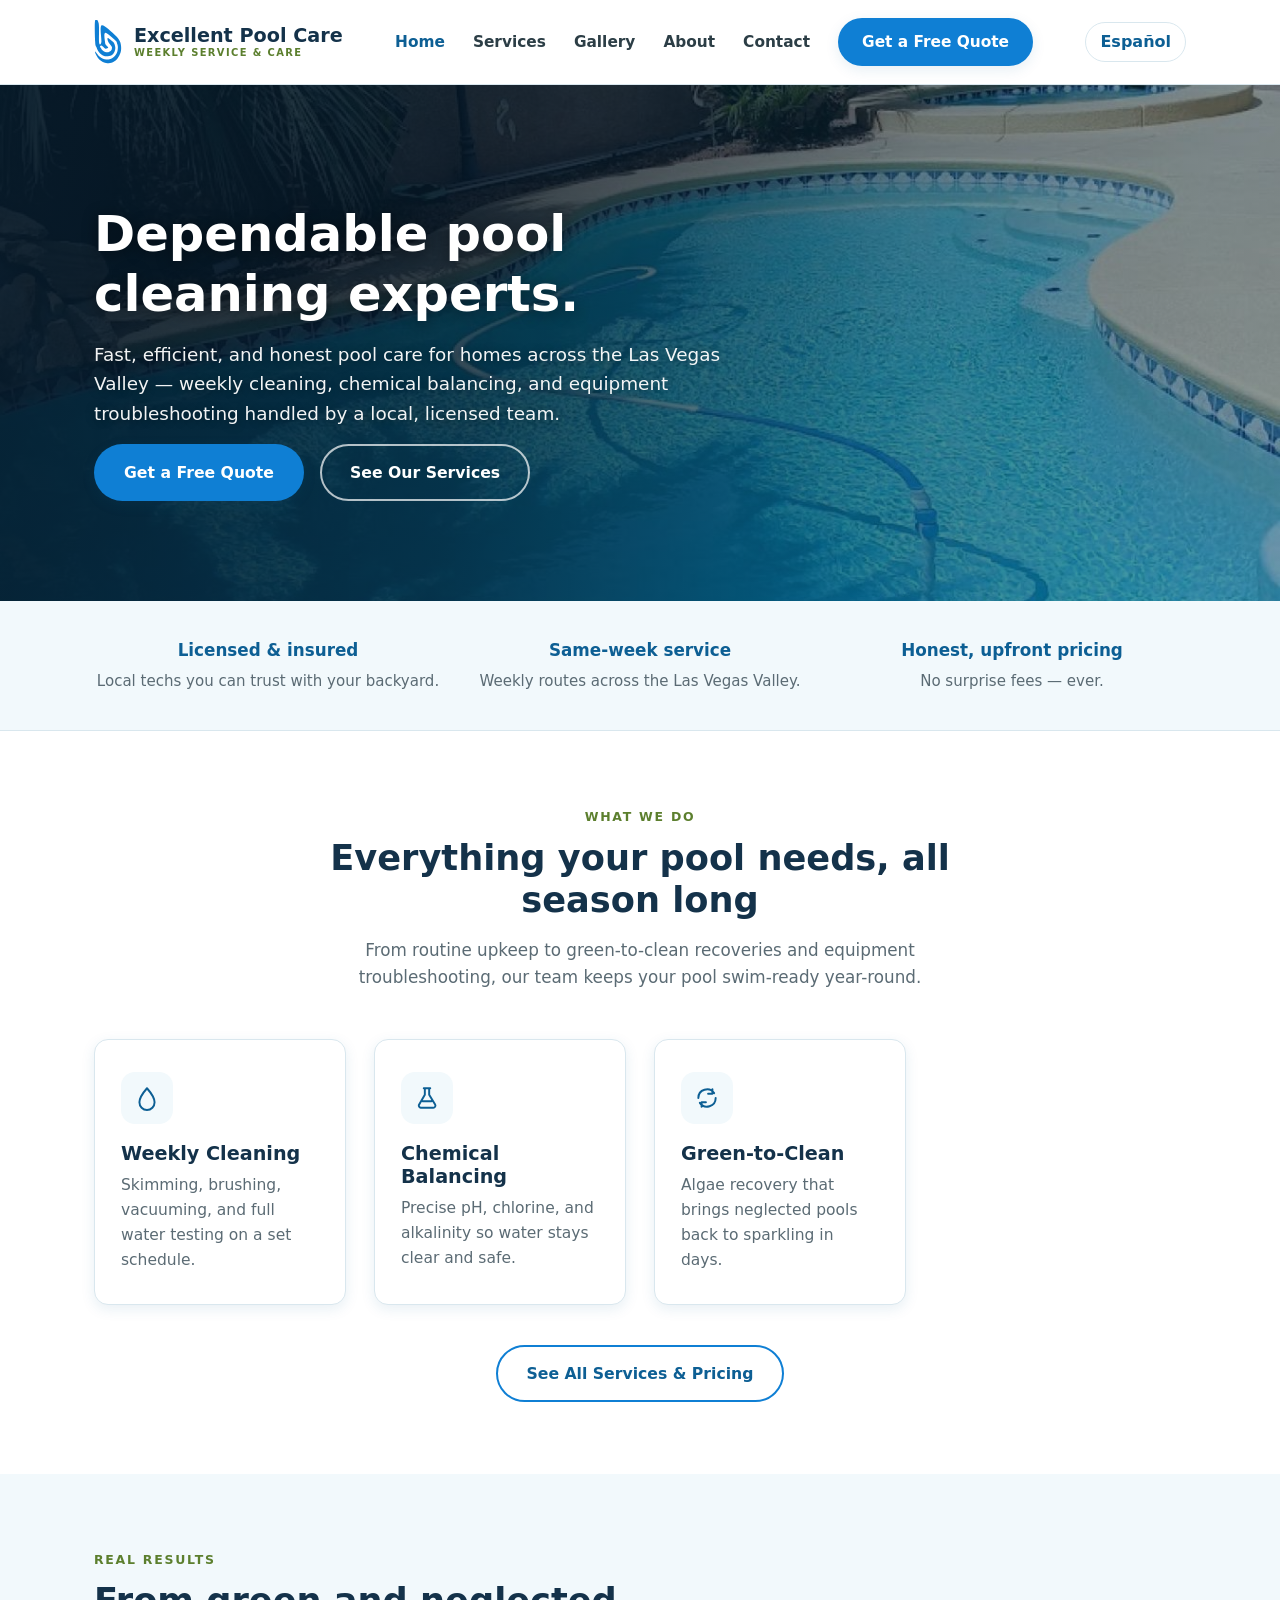
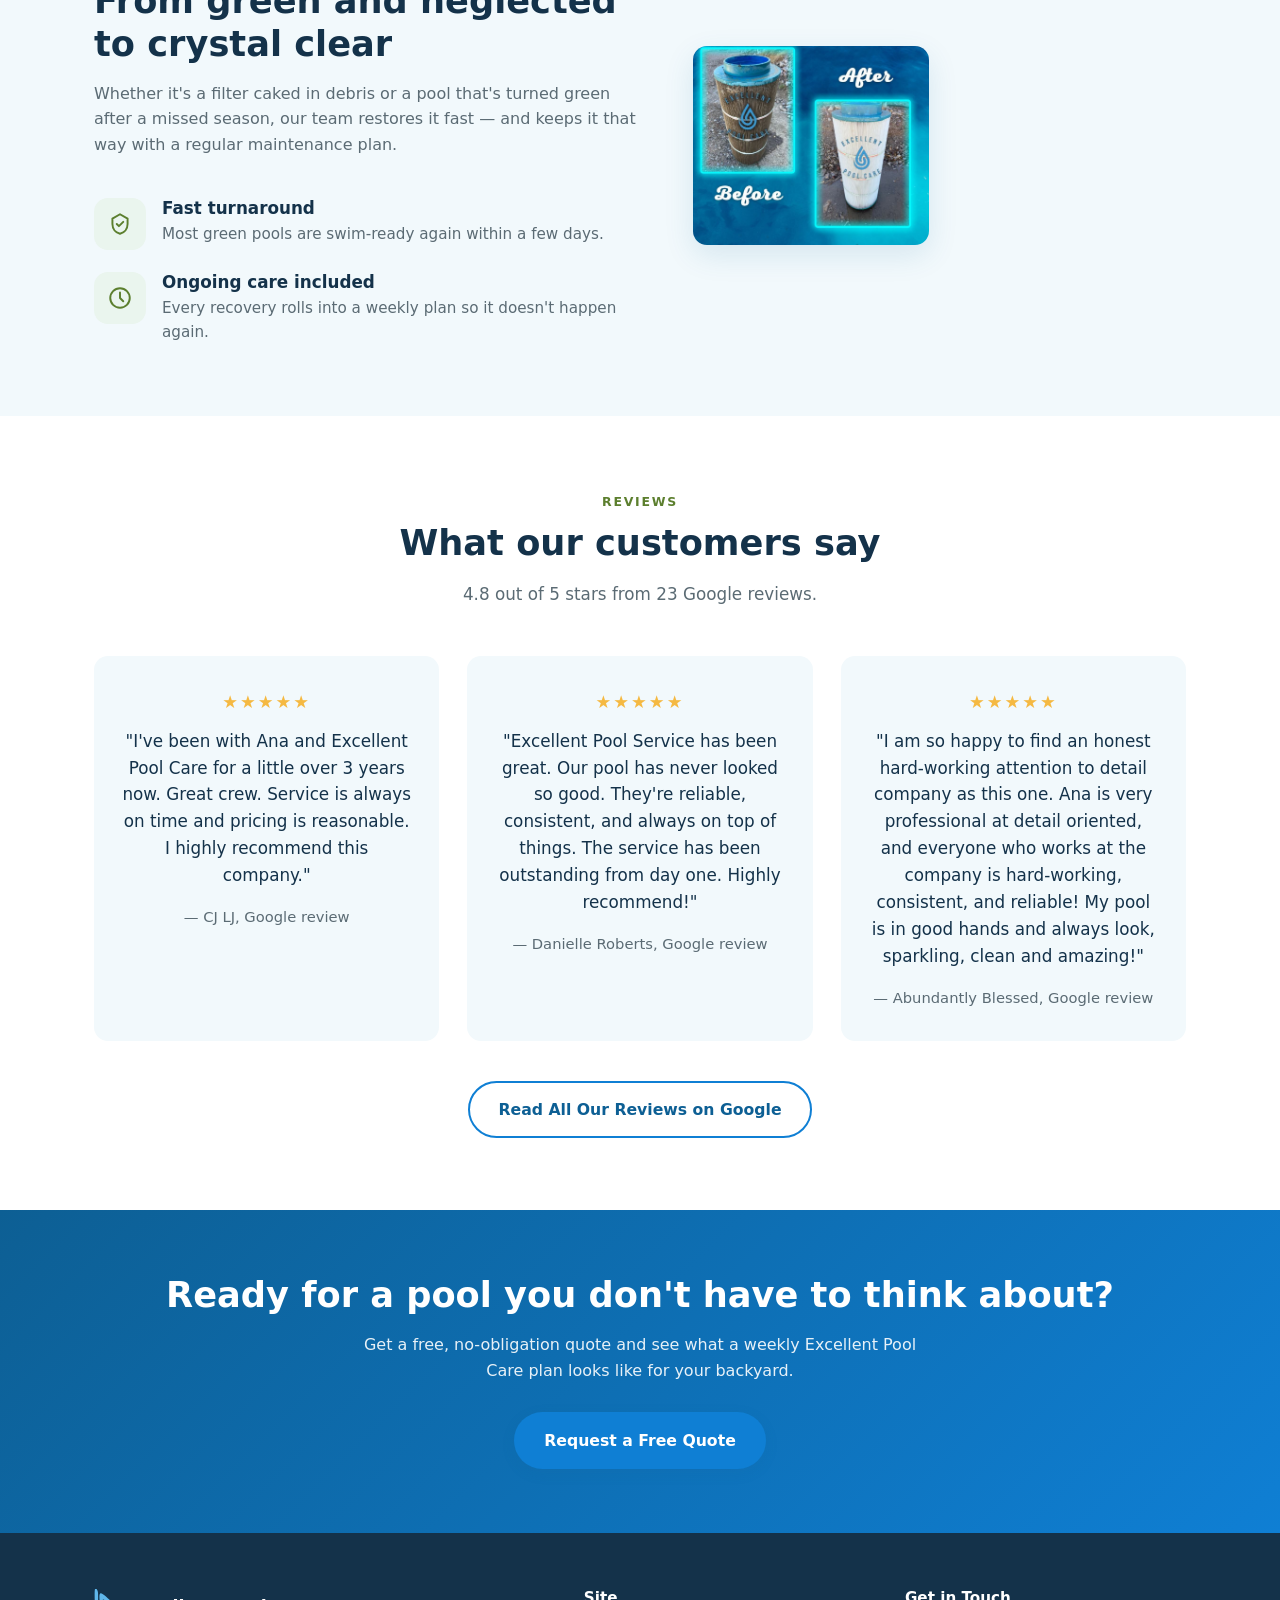
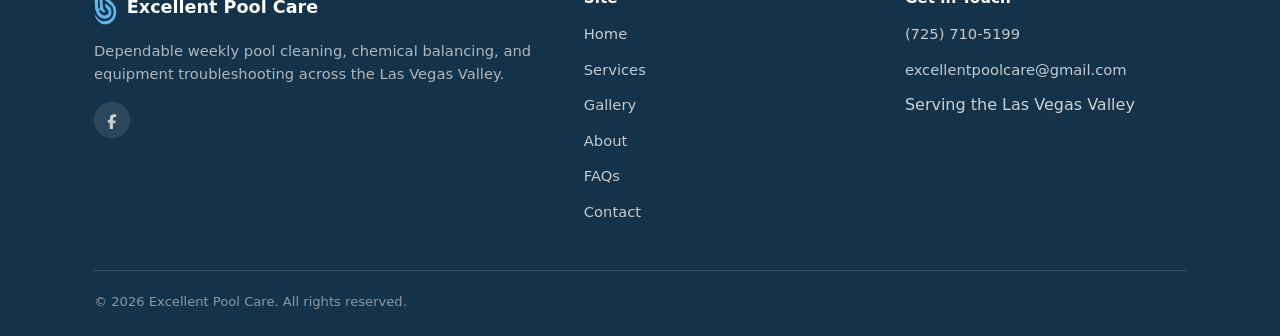
<file: index.html>
<!DOCTYPE html>
<html lang="en">
<head>
<meta charset="UTF-8">
<meta name="viewport" content="width=device-width, initial-scale=1.0">
<meta name="google-site-verification" content="nGwYOB3TxDeJYzy6RnXLh6aiyEhYY5O-UPIWHzdimeo" />
<title>Excellent Pool Care | Pool Cleaning &amp; Maintenance in the Las Vegas Valley</title>
<meta name="description" content="Excellent Pool Care offers dependable weekly pool cleaning, chemical balancing, green-pool recovery, and equipment troubleshooting for homes across the Las Vegas Valley. Fast, efficient, and honest.">
<link rel="icon" type="image/svg+xml" href="images/favicon.svg">
<link rel="preload" as="image" href="images/hero-pool.jpg">
<link rel="stylesheet" href="css/style.css">
</head>
<body>


<header class="site-header">
  <div class="container">
    <a class="brand" href="index.html">
      <svg class="brand-mark" viewBox="0 0 63.44 100" xmlns="http://www.w3.org/2000/svg" aria-hidden="true">
        <path d="M 2.39 1.91 C 1.04 8.80 2.17 39.37 2.63 49.22 C 3.09 59.08 3.74 57.13 5.14 61.05 C 6.53 64.97 8.48 69.53 10.99 72.76 C 13.50 75.99 16.75 78.79 20.19 80.41 C 23.64 82.02 27.98 82.80 31.66 82.44 C 35.34 82.08 39.71 80.23 42.29 78.26 C 44.88 76.28 46.18 73.28 47.19 70.61 C 48.21 67.94 48.55 65.03 48.39 62.25 C 48.23 59.46 47.15 56.03 46.24 53.88 C 45.32 51.73 45.36 51.51 42.89 49.34 C 40.42 47.17 33.17 40.80 31.42 40.86 C 29.67 40.92 30.92 46.44 32.38 49.70 C 33.83 52.97 38.79 57.81 40.14 60.45 C 41.50 63.10 40.72 64.08 40.50 65.59 C 40.28 67.10 40.14 68.28 38.83 69.53 C 37.51 70.79 34.89 72.60 32.62 73.12 C 30.35 73.64 27.44 73.36 25.21 72.64 C 22.98 71.92 20.99 70.51 19.24 68.82 C 17.48 67.12 15.59 64.06 14.70 62.49 C 13.80 60.91 13.36 60.04 13.86 59.38 C 14.36 58.72 15.79 57.67 17.68 58.54 C 19.57 59.42 23.40 63.62 25.21 64.64 C 27.02 65.65 27.36 65.03 28.55 64.64 C 29.75 64.24 32.52 63.46 32.38 62.25 C 32.24 61.03 28.91 59.22 27.72 57.35 C 26.52 55.48 25.59 55.69 25.21 51.02 C 24.83 46.34 21.55 30.03 25.45 29.27 C 29.35 28.51 44.13 42.47 48.63 46.48 C 53.13 50.48 51.51 50.90 52.45 53.29 C 53.39 55.68 54.10 57.83 54.24 60.81 C 54.38 63.80 54.00 68.24 53.29 71.21 C 52.57 74.17 51.43 76.34 49.94 78.61 C 48.45 80.88 46.40 83.19 44.32 84.83 C 42.25 86.46 40.26 87.59 37.51 88.41 C 34.77 89.23 30.68 89.78 27.84 89.73 C 24.99 89.67 23.12 89.27 20.43 88.05 C 17.74 86.84 14.68 85.19 11.71 82.44 C 8.74 79.69 3.84 72.22 2.63 71.57 C 1.41 70.91 3.11 75.73 4.42 78.49 C 5.73 81.26 7.93 85.32 10.51 88.17 C 13.10 91.02 16.71 93.91 19.95 95.58 C 23.20 97.25 26.18 98.17 29.99 98.21 C 33.79 98.25 38.87 97.63 42.77 95.82 C 46.67 94.01 50.44 91.08 53.41 87.34 C 56.37 83.59 59.22 77.94 60.57 73.36 C 61.93 68.78 61.89 64.14 61.53 59.86 C 61.17 55.58 60.67 51.89 58.42 47.67 C 56.17 43.45 54.88 40.44 48.03 34.53 C 41.18 28.61 22.54 9.58 17.32 12.19 C 12.11 14.79 17.68 43.71 16.73 50.18 C 15.77 56.65 12.58 58.06 11.59 51.02 C 10.59 43.97 12.29 16.07 10.75 7.89 C 9.22 -0.30 3.74 -4.98 2.39 1.91 Z" fill="#0f7fd4"/>
      </svg>
      <span class="brand-name">Excellent Pool Care<small>WEEKLY SERVICE &amp; CARE</small></span>
    </a>
    <nav class="main-nav">
      <ul>
        <li><a href="index.html" aria-current="page">Home</a></li>
        <li><a href="services.html">Services</a></li>
        <li><a href="gallery.html">Gallery</a></li>
        <li><a href="about.html">About</a></li>
        <li><a href="contact.html">Contact</a></li>
        <li><a class="btn btn-primary" href="contact.html">Get a Free Quote</a></li>
      </ul>
    </nav>
    <div class="header-actions">
      <a class="lang-switch" href="es/index.html" aria-label="Ver este sitio en español">Español</a>
      <button class="nav-toggle" aria-label="Toggle navigation menu" aria-expanded="false">
        <span></span><span></span><span></span>
      </button>
    </div>
  </div>
</header>

<main>

  <!-- Hero -->
  <section class="hero" style="background-image: url('images/hero-pool.jpg');">
    <div class="container">
      <div class="hero-inner">
        <h1>Dependable pool cleaning experts.</h1>
        <p class="lead">Fast, efficient, and honest pool care for homes across the Las Vegas Valley — weekly cleaning, chemical balancing, and equipment troubleshooting handled by a local, licensed team.</p>
        <div class="hero-actions">
          <a href="contact.html" class="btn btn-primary">Get a Free Quote</a>
          <a href="services.html" class="btn btn-outline">See Our Services</a>
        </div>
      </div>
    </div>
  </section>

  <!-- Reassurance strip -->
  <section class="strip">
    <div class="container">
      <div class="grid grid-3">
        <div class="text-center">
          <strong>Licensed &amp; insured</strong>
          <span>Local techs you can trust with your backyard.</span>
        </div>
        <div class="text-center">
          <strong>Same-week service</strong>
          <span>Weekly routes across the Las Vegas Valley.</span>
        </div>
        <div class="text-center">
          <strong>Honest, upfront pricing</strong>
          <span>No surprise fees — ever.</span>
        </div>
      </div>
    </div>
  </section>

  <!-- Services overview -->
  <section>
    <div class="container">
      <div class="section-head">
        <span class="eyebrow">What We Do</span>
        <h2>Everything your pool needs, all season long</h2>
        <p>From routine upkeep to green-to-clean recoveries and equipment troubleshooting, our team keeps your pool swim-ready year-round.</p>
      </div>

      <div class="grid grid-4">
        <div class="card">
          <div class="icon-badge">
            <svg viewBox="0 0 24 24" fill="none" stroke="currentColor" stroke-width="1.8" stroke-linecap="round" stroke-linejoin="round"><path d="M12 3s7 8 7 13a7 7 0 0 1-14 0c0-5 7-13 7-13Z"/></svg>
          </div>
          <h3>Weekly Cleaning</h3>
          <p>Skimming, brushing, vacuuming, and full water testing on a set schedule.</p>
        </div>
        <div class="card">
          <div class="icon-badge">
            <svg viewBox="0 0 24 24" fill="none" stroke="currentColor" stroke-width="1.8" stroke-linecap="round" stroke-linejoin="round"><path d="M9 3h6M10 3v6l-5.5 9.5A2 2 0 0 0 6.2 21h11.6a2 2 0 0 0 1.7-3.03L14 9V3M8 15h8"/></svg>
          </div>
          <h3>Chemical Balancing</h3>
          <p>Precise pH, chlorine, and alkalinity so water stays clear and safe.</p>
        </div>
        <div class="card">
          <div class="icon-badge">
            <svg viewBox="0 0 24 24" fill="none" stroke="currentColor" stroke-width="1.8" stroke-linecap="round" stroke-linejoin="round"><path d="M4 12a8 8 0 0 1 14.6-4.5M20 12a8 8 0 0 1-14.6 4.5M17 4v4h-4M7 20v-4h4"/></svg>
          </div>
          <h3>Green-to-Clean</h3>
          <p>Algae recovery that brings neglected pools back to sparkling in days.</p>
        </div>
      </div>

      <div class="text-center mt-lg">
        <a href="services.html" class="btn btn-secondary">See All Services &amp; Pricing</a>
      </div>
    </div>
  </section>

  <!-- Before / After -->
  <section class="section-alt">
    <div class="container">
      <div class="two-col">
        <div>
          <span class="eyebrow">Real Results</span>
          <h2>From green and neglected to crystal clear</h2>
          <p style="color: var(--color-text-muted);">Whether it's a filter caked in debris or a pool that's turned green after a missed season, our team restores it fast — and keeps it that way with a regular maintenance plan.</p>
          <div class="value-list mt-lg" style="grid-template-columns: 1fr;">
            <div class="value-item">
              <div class="icon-badge">
                <svg viewBox="0 0 24 24" fill="none" stroke="currentColor" stroke-width="1.8" stroke-linecap="round" stroke-linejoin="round"><path d="m9 12 2 2 4-4M12 3l7 4v5c0 4.5-3 8-7 9-4-1-7-4.5-7-9V7l7-4Z"/></svg>
              </div>
              <div>
                <h3>Fast turnaround</h3>
                <p>Most green pools are swim-ready again within a few days.</p>
              </div>
            </div>
            <div class="value-item">
              <div class="icon-badge">
                <svg viewBox="0 0 24 24" fill="none" stroke="currentColor" stroke-width="1.8" stroke-linecap="round" stroke-linejoin="round"><circle cx="12" cy="12" r="9"/><path d="M12 7v5l3 3"/></svg>
              </div>
              <div>
                <h3>Ongoing care included</h3>
                <p>Every recovery rolls into a weekly plan so it doesn't happen again.</p>
              </div>
            </div>
          </div>
        </div>
        <div class="before-after">
          <figure>
            <img src="images/filter-before-after.jpg" alt="Pool filter cartridge before and after cleaning by Excellent Pool Care">
          </figure>
        </div>
      </div>
    </div>
  </section>

  <!-- Testimonials -->
  <section>
    <div class="container">
      <div class="section-head">
        <span class="eyebrow">Reviews</span>
        <h2>What our customers say</h2>
        <p>4.8 out of 5 stars from 23 Google reviews.</p>
      </div>
      <div class="grid grid-3">
        <div class="testimonial">
          <div class="stars" aria-label="5 out of 5 stars">★★★★★</div>
          <p class="quote">"I've been with Ana and Excellent Pool Care for a little over 3 years now. Great crew. Service is always on time and pricing is reasonable. I highly recommend this company."</p>
          <p class="attribution">— CJ LJ, Google review</p>
        </div>
        <div class="testimonial">
          <div class="stars" aria-label="5 out of 5 stars">★★★★★</div>
          <p class="quote">"Excellent Pool Service has been great. Our pool has never looked so good. They're reliable, consistent, and always on top of things. The service has been outstanding from day one. Highly recommend!"</p>
          <p class="attribution">— Danielle Roberts, Google review</p>
        </div>
        <div class="testimonial">
          <div class="stars" aria-label="5 out of 5 stars">★★★★★</div>
          <p class="quote">"I am so happy to find an honest hard-working attention to detail company as this one. Ana is very professional at detail oriented, and everyone who works at the company is hard-working, consistent, and reliable! My pool is in good hands and always look, sparkling, clean and amazing!"</p>
          <p class="attribution">— Abundantly Blessed, Google review</p>
        </div>
      </div>
      <div class="text-center mt-lg">
        <a href="https://share.google/Bl6mwe2OlHzrj1QiG" class="btn btn-secondary" target="_blank" rel="noopener">Read All Our Reviews on Google</a>
      </div>
    </div>
  </section>

  <!-- CTA -->
  <section class="cta-band">
    <div class="container">
      <h2>Ready for a pool you don't have to think about?</h2>
      <p>Get a free, no-obligation quote and see what a weekly Excellent Pool Care plan looks like for your backyard.</p>
      <a href="contact.html" class="btn btn-primary">Request a Free Quote</a>
    </div>
  </section>

</main>

<footer class="site-footer">
  <div class="container">
    <div class="footer-grid">
      <div>
        <div class="footer-brand">
          <svg viewBox="0 0 63.44 100" xmlns="http://www.w3.org/2000/svg" aria-hidden="true">
            <path d="M 2.39 1.91 C 1.04 8.80 2.17 39.37 2.63 49.22 C 3.09 59.08 3.74 57.13 5.14 61.05 C 6.53 64.97 8.48 69.53 10.99 72.76 C 13.50 75.99 16.75 78.79 20.19 80.41 C 23.64 82.02 27.98 82.80 31.66 82.44 C 35.34 82.08 39.71 80.23 42.29 78.26 C 44.88 76.28 46.18 73.28 47.19 70.61 C 48.21 67.94 48.55 65.03 48.39 62.25 C 48.23 59.46 47.15 56.03 46.24 53.88 C 45.32 51.73 45.36 51.51 42.89 49.34 C 40.42 47.17 33.17 40.80 31.42 40.86 C 29.67 40.92 30.92 46.44 32.38 49.70 C 33.83 52.97 38.79 57.81 40.14 60.45 C 41.50 63.10 40.72 64.08 40.50 65.59 C 40.28 67.10 40.14 68.28 38.83 69.53 C 37.51 70.79 34.89 72.60 32.62 73.12 C 30.35 73.64 27.44 73.36 25.21 72.64 C 22.98 71.92 20.99 70.51 19.24 68.82 C 17.48 67.12 15.59 64.06 14.70 62.49 C 13.80 60.91 13.36 60.04 13.86 59.38 C 14.36 58.72 15.79 57.67 17.68 58.54 C 19.57 59.42 23.40 63.62 25.21 64.64 C 27.02 65.65 27.36 65.03 28.55 64.64 C 29.75 64.24 32.52 63.46 32.38 62.25 C 32.24 61.03 28.91 59.22 27.72 57.35 C 26.52 55.48 25.59 55.69 25.21 51.02 C 24.83 46.34 21.55 30.03 25.45 29.27 C 29.35 28.51 44.13 42.47 48.63 46.48 C 53.13 50.48 51.51 50.90 52.45 53.29 C 53.39 55.68 54.10 57.83 54.24 60.81 C 54.38 63.80 54.00 68.24 53.29 71.21 C 52.57 74.17 51.43 76.34 49.94 78.61 C 48.45 80.88 46.40 83.19 44.32 84.83 C 42.25 86.46 40.26 87.59 37.51 88.41 C 34.77 89.23 30.68 89.78 27.84 89.73 C 24.99 89.67 23.12 89.27 20.43 88.05 C 17.74 86.84 14.68 85.19 11.71 82.44 C 8.74 79.69 3.84 72.22 2.63 71.57 C 1.41 70.91 3.11 75.73 4.42 78.49 C 5.73 81.26 7.93 85.32 10.51 88.17 C 13.10 91.02 16.71 93.91 19.95 95.58 C 23.20 97.25 26.18 98.17 29.99 98.21 C 33.79 98.25 38.87 97.63 42.77 95.82 C 46.67 94.01 50.44 91.08 53.41 87.34 C 56.37 83.59 59.22 77.94 60.57 73.36 C 61.93 68.78 61.89 64.14 61.53 59.86 C 61.17 55.58 60.67 51.89 58.42 47.67 C 56.17 43.45 54.88 40.44 48.03 34.53 C 41.18 28.61 22.54 9.58 17.32 12.19 C 12.11 14.79 17.68 43.71 16.73 50.18 C 15.77 56.65 12.58 58.06 11.59 51.02 C 10.59 43.97 12.29 16.07 10.75 7.89 C 9.22 -0.30 3.74 -4.98 2.39 1.91 Z" fill="#5fb6ea"/>
          </svg>
          <span>Excellent Pool Care</span>
        </div>
        <p>Dependable weekly pool cleaning, chemical balancing, and equipment troubleshooting across the Las Vegas Valley.</p>
        <div class="footer-social">
          <a href="https://www.facebook.com/Excellentpoolcare" target="_blank" rel="noopener" aria-label="Excellent Pool Care on Facebook">
            <svg viewBox="0 0 24 24" fill="currentColor" aria-hidden="true"><path d="M9.101 23.691v-7.98H6.627v-3.667h2.474v-1.58c0-4.085 1.848-5.978 5.858-5.978.401 0 .955.042 1.468.103a8.68 8.68 0 0 1 1.141.195v3.325a8.623 8.623 0 0 0-.653-.036 4.6 4.6 0 0 0-.674-.006c-.922 0-1.663.198-2.2.699-.577.523-.855 1.323-.855 2.412v1.353l3.746.001-.494 3.667h-3.223v7.98H9.101z"/></svg>
          </a>
        </div>
      </div>
      <div>
        <h4>Site</h4>
        <ul>
          <li><a href="index.html">Home</a></li>
          <li><a href="services.html">Services</a></li>
          <li><a href="gallery.html">Gallery</a></li>
          <li><a href="about.html">About</a></li>
          <li><a href="faq.html">FAQs</a></li>
          <li><a href="contact.html">Contact</a></li>
        </ul>
      </div>
      <div>
        <h4>Get in Touch</h4>
        <ul>
          <li><a href="tel:+17257105199">(725) 710-5199</a></li>
          <li><a href="mailto:excellentpoolcare@gmail.com">excellentpoolcare@gmail.com</a></li>
          <li>Serving the Las Vegas Valley</li>
        </ul>
      </div>
    </div>
    <div class="footer-bottom">
      <span>&copy; <span id="year"></span> Excellent Pool Care. All rights reserved.</span>
    </div>
  </div>
</footer>

<script src="js/main.js"></script>
</body>
</html>
</file>
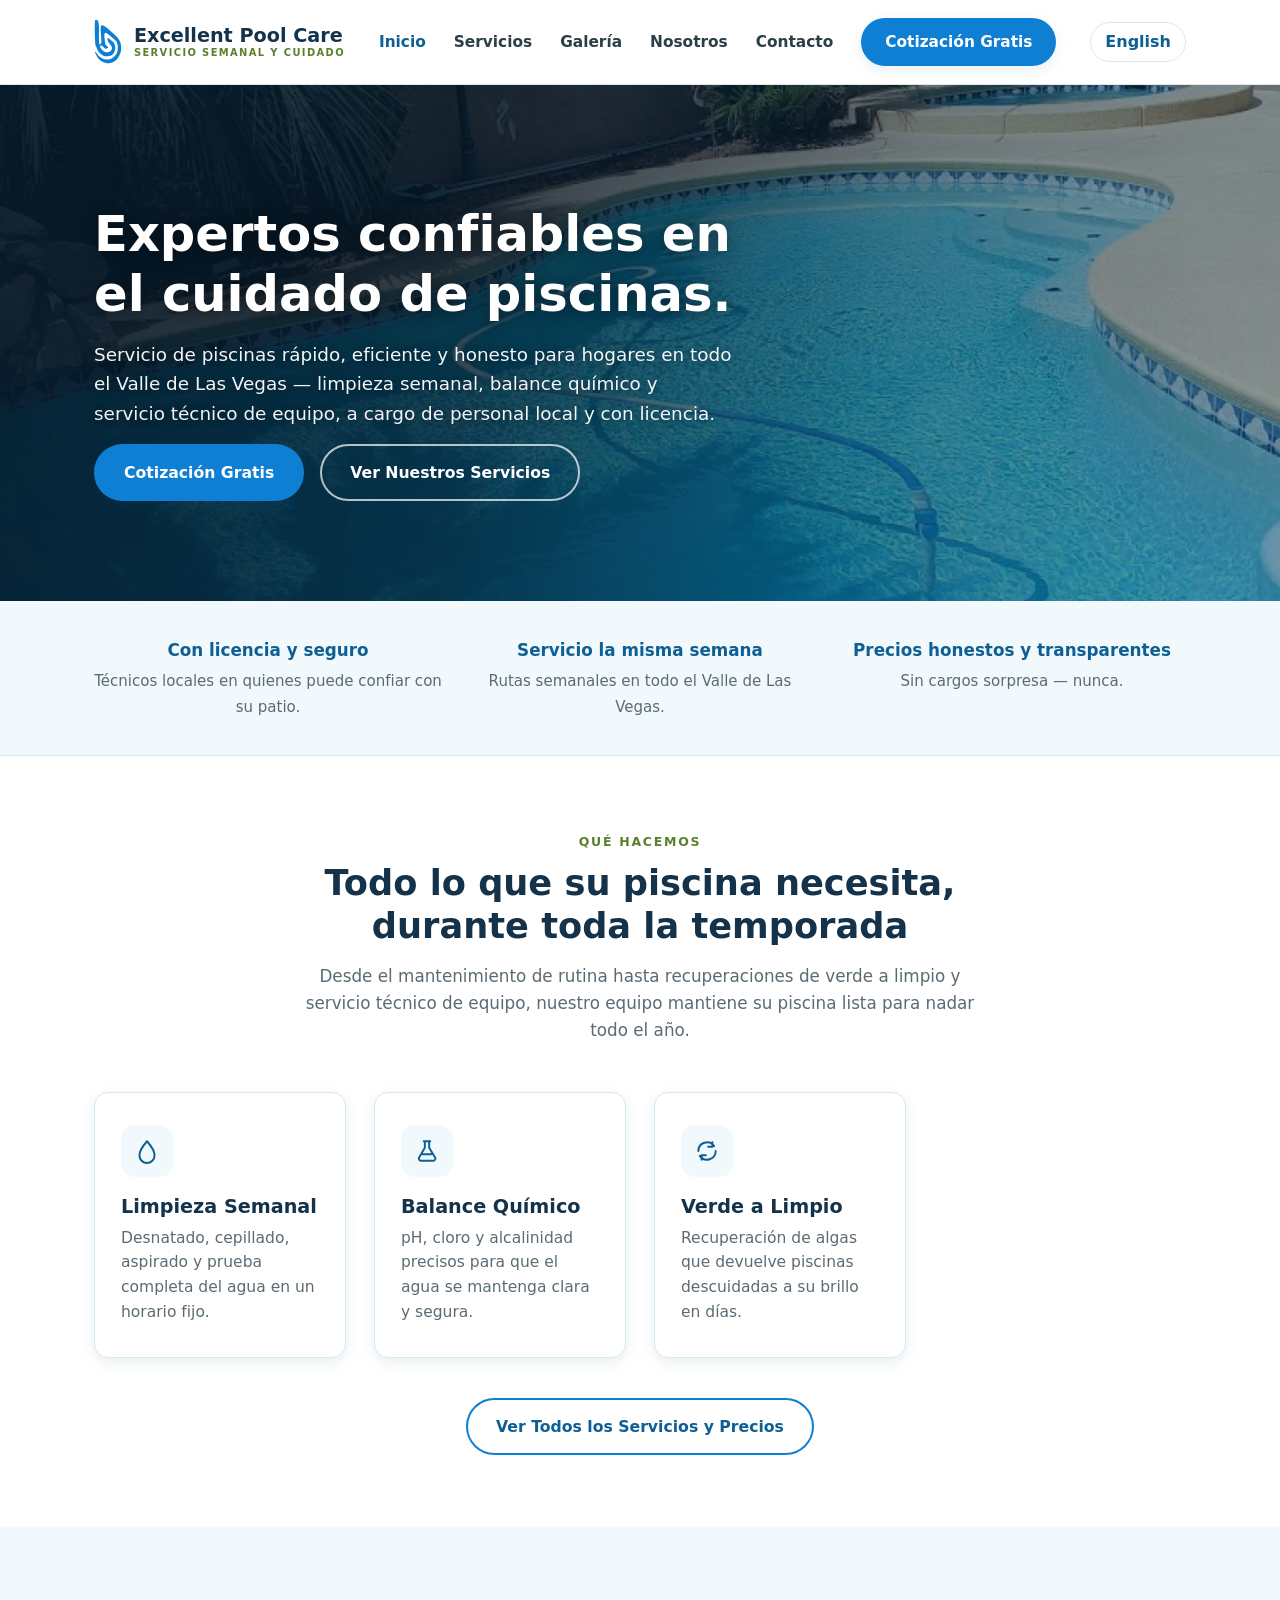
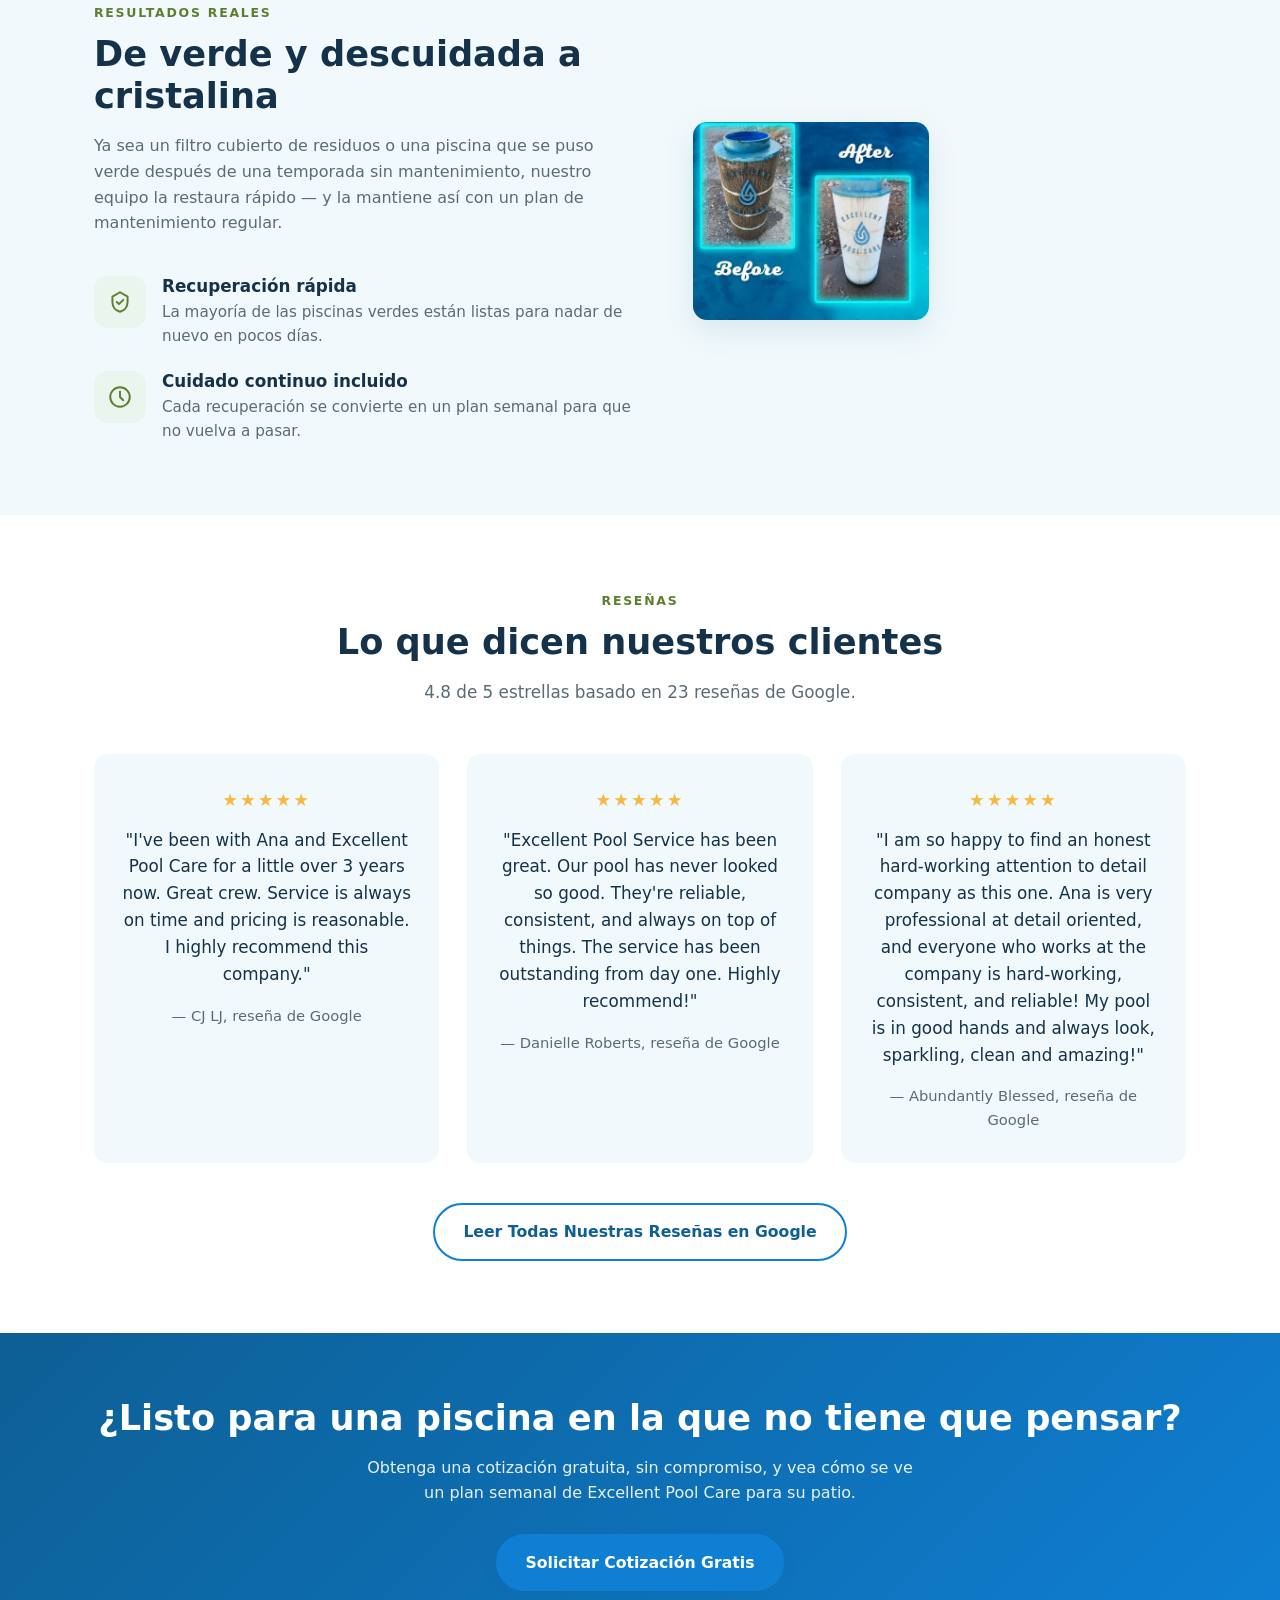
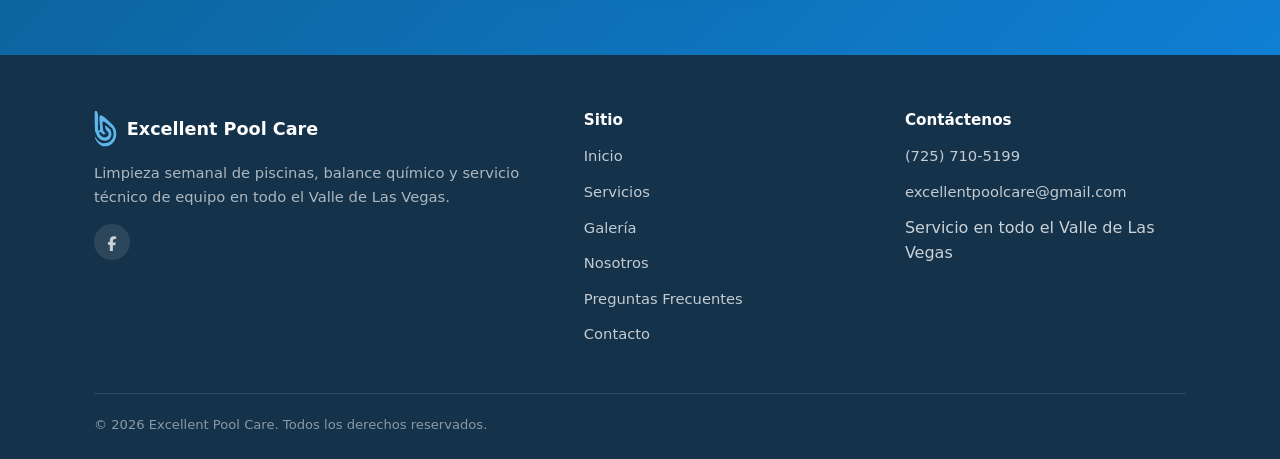
<file: es/index.html>
<!DOCTYPE html>
<html lang="es">
<head>
<meta charset="UTF-8">
<meta name="viewport" content="width=device-width, initial-scale=1.0">
<title>Excellent Pool Care | Limpieza y Mantenimiento de Piscinas en el Valle de Las Vegas</title>
<meta name="description" content="Excellent Pool Care ofrece limpieza semanal confiable, balance químico, recuperación de piscinas verdes y servicio técnico de equipo para hogares en todo el Valle de Las Vegas. Rápido, eficiente y honesto.">
<link rel="icon" type="image/svg+xml" href="../images/favicon.svg">
<link rel="preload" as="image" href="../images/hero-pool.jpg">
<link rel="stylesheet" href="../css/style.css">
</head>
<body>


<header class="site-header">
  <div class="container">
    <a class="brand" href="index.html">
      <svg class="brand-mark" viewBox="0 0 63.44 100" xmlns="http://www.w3.org/2000/svg" aria-hidden="true">
        <path d="M 2.39 1.91 C 1.04 8.80 2.17 39.37 2.63 49.22 C 3.09 59.08 3.74 57.13 5.14 61.05 C 6.53 64.97 8.48 69.53 10.99 72.76 C 13.50 75.99 16.75 78.79 20.19 80.41 C 23.64 82.02 27.98 82.80 31.66 82.44 C 35.34 82.08 39.71 80.23 42.29 78.26 C 44.88 76.28 46.18 73.28 47.19 70.61 C 48.21 67.94 48.55 65.03 48.39 62.25 C 48.23 59.46 47.15 56.03 46.24 53.88 C 45.32 51.73 45.36 51.51 42.89 49.34 C 40.42 47.17 33.17 40.80 31.42 40.86 C 29.67 40.92 30.92 46.44 32.38 49.70 C 33.83 52.97 38.79 57.81 40.14 60.45 C 41.50 63.10 40.72 64.08 40.50 65.59 C 40.28 67.10 40.14 68.28 38.83 69.53 C 37.51 70.79 34.89 72.60 32.62 73.12 C 30.35 73.64 27.44 73.36 25.21 72.64 C 22.98 71.92 20.99 70.51 19.24 68.82 C 17.48 67.12 15.59 64.06 14.70 62.49 C 13.80 60.91 13.36 60.04 13.86 59.38 C 14.36 58.72 15.79 57.67 17.68 58.54 C 19.57 59.42 23.40 63.62 25.21 64.64 C 27.02 65.65 27.36 65.03 28.55 64.64 C 29.75 64.24 32.52 63.46 32.38 62.25 C 32.24 61.03 28.91 59.22 27.72 57.35 C 26.52 55.48 25.59 55.69 25.21 51.02 C 24.83 46.34 21.55 30.03 25.45 29.27 C 29.35 28.51 44.13 42.47 48.63 46.48 C 53.13 50.48 51.51 50.90 52.45 53.29 C 53.39 55.68 54.10 57.83 54.24 60.81 C 54.38 63.80 54.00 68.24 53.29 71.21 C 52.57 74.17 51.43 76.34 49.94 78.61 C 48.45 80.88 46.40 83.19 44.32 84.83 C 42.25 86.46 40.26 87.59 37.51 88.41 C 34.77 89.23 30.68 89.78 27.84 89.73 C 24.99 89.67 23.12 89.27 20.43 88.05 C 17.74 86.84 14.68 85.19 11.71 82.44 C 8.74 79.69 3.84 72.22 2.63 71.57 C 1.41 70.91 3.11 75.73 4.42 78.49 C 5.73 81.26 7.93 85.32 10.51 88.17 C 13.10 91.02 16.71 93.91 19.95 95.58 C 23.20 97.25 26.18 98.17 29.99 98.21 C 33.79 98.25 38.87 97.63 42.77 95.82 C 46.67 94.01 50.44 91.08 53.41 87.34 C 56.37 83.59 59.22 77.94 60.57 73.36 C 61.93 68.78 61.89 64.14 61.53 59.86 C 61.17 55.58 60.67 51.89 58.42 47.67 C 56.17 43.45 54.88 40.44 48.03 34.53 C 41.18 28.61 22.54 9.58 17.32 12.19 C 12.11 14.79 17.68 43.71 16.73 50.18 C 15.77 56.65 12.58 58.06 11.59 51.02 C 10.59 43.97 12.29 16.07 10.75 7.89 C 9.22 -0.30 3.74 -4.98 2.39 1.91 Z" fill="#0f7fd4"/>
      </svg>
      <span class="brand-name">Excellent Pool Care<small>SERVICIO SEMANAL Y CUIDADO</small></span>
    </a>
    <nav class="main-nav">
      <ul>
        <li><a href="index.html" aria-current="page">Inicio</a></li>
        <li><a href="services.html">Servicios</a></li>
        <li><a href="gallery.html">Galería</a></li>
        <li><a href="about.html">Nosotros</a></li>
        <li><a href="contact.html">Contacto</a></li>
        <li><a class="btn btn-primary" href="contact.html">Cotización Gratis</a></li>
      </ul>
    </nav>
    <div class="header-actions">
      <a class="lang-switch" href="../index.html" aria-label="View this site in English">English</a>
      <button class="nav-toggle" aria-label="Toggle navigation menu" aria-expanded="false">
        <span></span><span></span><span></span>
      </button>
    </div>
  </div>
</header>

<main>

  <!-- Hero -->
  <section class="hero" style="background-image: url('../images/hero-pool.jpg');">
    <div class="container">
      <div class="hero-inner">
        <h1>Expertos confiables en el cuidado de piscinas.</h1>
        <p class="lead">Servicio de piscinas rápido, eficiente y honesto para hogares en todo el Valle de Las Vegas — limpieza semanal, balance químico y servicio técnico de equipo, a cargo de personal local y con licencia.</p>
        <div class="hero-actions">
          <a href="contact.html" class="btn btn-primary">Cotización Gratis</a>
          <a href="services.html" class="btn btn-outline">Ver Nuestros Servicios</a>
        </div>
      </div>
    </div>
  </section>

  <!-- Reassurance strip -->
  <section class="strip">
    <div class="container">
      <div class="grid grid-3">
        <div class="text-center">
          <strong>Con licencia y seguro</strong>
          <span>Técnicos locales en quienes puede confiar con su patio.</span>
        </div>
        <div class="text-center">
          <strong>Servicio la misma semana</strong>
          <span>Rutas semanales en todo el Valle de Las Vegas.</span>
        </div>
        <div class="text-center">
          <strong>Precios honestos y transparentes</strong>
          <span>Sin cargos sorpresa — nunca.</span>
        </div>
      </div>
    </div>
  </section>

  <!-- Services overview -->
  <section>
    <div class="container">
      <div class="section-head">
        <span class="eyebrow">Qué Hacemos</span>
        <h2>Todo lo que su piscina necesita, durante toda la temporada</h2>
        <p>Desde el mantenimiento de rutina hasta recuperaciones de verde a limpio y servicio técnico de equipo, nuestro equipo mantiene su piscina lista para nadar todo el año.</p>
      </div>

      <div class="grid grid-4">
        <div class="card">
          <div class="icon-badge">
            <svg viewBox="0 0 24 24" fill="none" stroke="currentColor" stroke-width="1.8" stroke-linecap="round" stroke-linejoin="round"><path d="M12 3s7 8 7 13a7 7 0 0 1-14 0c0-5 7-13 7-13Z"/></svg>
          </div>
          <h3>Limpieza Semanal</h3>
          <p>Desnatado, cepillado, aspirado y prueba completa del agua en un horario fijo.</p>
        </div>
        <div class="card">
          <div class="icon-badge">
            <svg viewBox="0 0 24 24" fill="none" stroke="currentColor" stroke-width="1.8" stroke-linecap="round" stroke-linejoin="round"><path d="M9 3h6M10 3v6l-5.5 9.5A2 2 0 0 0 6.2 21h11.6a2 2 0 0 0 1.7-3.03L14 9V3M8 15h8"/></svg>
          </div>
          <h3>Balance Químico</h3>
          <p>pH, cloro y alcalinidad precisos para que el agua se mantenga clara y segura.</p>
        </div>
        <div class="card">
          <div class="icon-badge">
            <svg viewBox="0 0 24 24" fill="none" stroke="currentColor" stroke-width="1.8" stroke-linecap="round" stroke-linejoin="round"><path d="M4 12a8 8 0 0 1 14.6-4.5M20 12a8 8 0 0 1-14.6 4.5M17 4v4h-4M7 20v-4h4"/></svg>
          </div>
          <h3>Verde a Limpio</h3>
          <p>Recuperación de algas que devuelve piscinas descuidadas a su brillo en días.</p>
        </div>
      </div>

      <div class="text-center mt-lg">
        <a href="services.html" class="btn btn-secondary">Ver Todos los Servicios y Precios</a>
      </div>
    </div>
  </section>

  <!-- Before / After -->
  <section class="section-alt">
    <div class="container">
      <div class="two-col">
        <div>
          <span class="eyebrow">Resultados Reales</span>
          <h2>De verde y descuidada a cristalina</h2>
          <p style="color: var(--color-text-muted);">Ya sea un filtro cubierto de residuos o una piscina que se puso verde después de una temporada sin mantenimiento, nuestro equipo la restaura rápido — y la mantiene así con un plan de mantenimiento regular.</p>
          <div class="value-list mt-lg" style="grid-template-columns: 1fr;">
            <div class="value-item">
              <div class="icon-badge">
                <svg viewBox="0 0 24 24" fill="none" stroke="currentColor" stroke-width="1.8" stroke-linecap="round" stroke-linejoin="round"><path d="m9 12 2 2 4-4M12 3l7 4v5c0 4.5-3 8-7 9-4-1-7-4.5-7-9V7l7-4Z"/></svg>
              </div>
              <div>
                <h3>Recuperación rápida</h3>
                <p>La mayoría de las piscinas verdes están listas para nadar de nuevo en pocos días.</p>
              </div>
            </div>
            <div class="value-item">
              <div class="icon-badge">
                <svg viewBox="0 0 24 24" fill="none" stroke="currentColor" stroke-width="1.8" stroke-linecap="round" stroke-linejoin="round"><circle cx="12" cy="12" r="9"/><path d="M12 7v5l3 3"/></svg>
              </div>
              <div>
                <h3>Cuidado continuo incluido</h3>
                <p>Cada recuperación se convierte en un plan semanal para que no vuelva a pasar.</p>
              </div>
            </div>
          </div>
        </div>
        <div class="before-after">
          <figure>
            <img src="../images/filter-before-after.jpg" alt="Cartucho de filtro de piscina antes y después de la limpieza por Excellent Pool Care">
          </figure>
        </div>
      </div>
    </div>
  </section>

  <!-- Testimonial -->
  <section>
    <div class="container">
      <div class="section-head">
        <span class="eyebrow">Reseñas</span>
        <h2>Lo que dicen nuestros clientes</h2>
        <p>4.8 de 5 estrellas basado en 23 reseñas de Google.</p>
      </div>
      <div class="grid grid-3">
        <div class="testimonial">
          <div class="stars" aria-label="5 de 5 estrellas">★★★★★</div>
          <p class="quote">"I've been with Ana and Excellent Pool Care for a little over 3 years now. Great crew. Service is always on time and pricing is reasonable. I highly recommend this company."</p>
          <p class="attribution">— CJ LJ, reseña de Google</p>
        </div>
        <div class="testimonial">
          <div class="stars" aria-label="5 de 5 estrellas">★★★★★</div>
          <p class="quote">"Excellent Pool Service has been great. Our pool has never looked so good. They're reliable, consistent, and always on top of things. The service has been outstanding from day one. Highly recommend!"</p>
          <p class="attribution">— Danielle Roberts, reseña de Google</p>
        </div>
        <div class="testimonial">
          <div class="stars" aria-label="5 de 5 estrellas">★★★★★</div>
          <p class="quote">"I am so happy to find an honest hard-working attention to detail company as this one. Ana is very professional at detail oriented, and everyone who works at the company is hard-working, consistent, and reliable! My pool is in good hands and always look, sparkling, clean and amazing!"</p>
          <p class="attribution">— Abundantly Blessed, reseña de Google</p>
        </div>
      </div>
      <div class="text-center mt-lg">
        <a href="https://share.google/Bl6mwe2OlHzrj1QiG" class="btn btn-secondary" target="_blank" rel="noopener">Leer Todas Nuestras Reseñas en Google</a>
      </div>
    </div>
  </section>

  <!-- CTA -->
  <section class="cta-band">
    <div class="container">
      <h2>¿Listo para una piscina en la que no tiene que pensar?</h2>
      <p>Obtenga una cotización gratuita, sin compromiso, y vea cómo se ve un plan semanal de Excellent Pool Care para su patio.</p>
      <a href="contact.html" class="btn btn-primary">Solicitar Cotización Gratis</a>
    </div>
  </section>

</main>

<footer class="site-footer">
  <div class="container">
    <div class="footer-grid">
      <div>
        <div class="footer-brand">
          <svg viewBox="0 0 63.44 100" xmlns="http://www.w3.org/2000/svg" aria-hidden="true">
            <path d="M 2.39 1.91 C 1.04 8.80 2.17 39.37 2.63 49.22 C 3.09 59.08 3.74 57.13 5.14 61.05 C 6.53 64.97 8.48 69.53 10.99 72.76 C 13.50 75.99 16.75 78.79 20.19 80.41 C 23.64 82.02 27.98 82.80 31.66 82.44 C 35.34 82.08 39.71 80.23 42.29 78.26 C 44.88 76.28 46.18 73.28 47.19 70.61 C 48.21 67.94 48.55 65.03 48.39 62.25 C 48.23 59.46 47.15 56.03 46.24 53.88 C 45.32 51.73 45.36 51.51 42.89 49.34 C 40.42 47.17 33.17 40.80 31.42 40.86 C 29.67 40.92 30.92 46.44 32.38 49.70 C 33.83 52.97 38.79 57.81 40.14 60.45 C 41.50 63.10 40.72 64.08 40.50 65.59 C 40.28 67.10 40.14 68.28 38.83 69.53 C 37.51 70.79 34.89 72.60 32.62 73.12 C 30.35 73.64 27.44 73.36 25.21 72.64 C 22.98 71.92 20.99 70.51 19.24 68.82 C 17.48 67.12 15.59 64.06 14.70 62.49 C 13.80 60.91 13.36 60.04 13.86 59.38 C 14.36 58.72 15.79 57.67 17.68 58.54 C 19.57 59.42 23.40 63.62 25.21 64.64 C 27.02 65.65 27.36 65.03 28.55 64.64 C 29.75 64.24 32.52 63.46 32.38 62.25 C 32.24 61.03 28.91 59.22 27.72 57.35 C 26.52 55.48 25.59 55.69 25.21 51.02 C 24.83 46.34 21.55 30.03 25.45 29.27 C 29.35 28.51 44.13 42.47 48.63 46.48 C 53.13 50.48 51.51 50.90 52.45 53.29 C 53.39 55.68 54.10 57.83 54.24 60.81 C 54.38 63.80 54.00 68.24 53.29 71.21 C 52.57 74.17 51.43 76.34 49.94 78.61 C 48.45 80.88 46.40 83.19 44.32 84.83 C 42.25 86.46 40.26 87.59 37.51 88.41 C 34.77 89.23 30.68 89.78 27.84 89.73 C 24.99 89.67 23.12 89.27 20.43 88.05 C 17.74 86.84 14.68 85.19 11.71 82.44 C 8.74 79.69 3.84 72.22 2.63 71.57 C 1.41 70.91 3.11 75.73 4.42 78.49 C 5.73 81.26 7.93 85.32 10.51 88.17 C 13.10 91.02 16.71 93.91 19.95 95.58 C 23.20 97.25 26.18 98.17 29.99 98.21 C 33.79 98.25 38.87 97.63 42.77 95.82 C 46.67 94.01 50.44 91.08 53.41 87.34 C 56.37 83.59 59.22 77.94 60.57 73.36 C 61.93 68.78 61.89 64.14 61.53 59.86 C 61.17 55.58 60.67 51.89 58.42 47.67 C 56.17 43.45 54.88 40.44 48.03 34.53 C 41.18 28.61 22.54 9.58 17.32 12.19 C 12.11 14.79 17.68 43.71 16.73 50.18 C 15.77 56.65 12.58 58.06 11.59 51.02 C 10.59 43.97 12.29 16.07 10.75 7.89 C 9.22 -0.30 3.74 -4.98 2.39 1.91 Z" fill="#5fb6ea"/>
          </svg>
          <span>Excellent Pool Care</span>
        </div>
        <p>Limpieza semanal de piscinas, balance químico y servicio técnico de equipo en todo el Valle de Las Vegas.</p>
        <div class="footer-social">
          <a href="https://www.facebook.com/Excellentpoolcare" target="_blank" rel="noopener" aria-label="Excellent Pool Care on Facebook">
            <svg viewBox="0 0 24 24" fill="currentColor" aria-hidden="true"><path d="M9.101 23.691v-7.98H6.627v-3.667h2.474v-1.58c0-4.085 1.848-5.978 5.858-5.978.401 0 .955.042 1.468.103a8.68 8.68 0 0 1 1.141.195v3.325a8.623 8.623 0 0 0-.653-.036 4.6 4.6 0 0 0-.674-.006c-.922 0-1.663.198-2.2.699-.577.523-.855 1.323-.855 2.412v1.353l3.746.001-.494 3.667h-3.223v7.98H9.101z"/></svg>
          </a>
        </div>
      </div>
      <div>
        <h4>Sitio</h4>
        <ul>
          <li><a href="index.html">Inicio</a></li>
          <li><a href="services.html">Servicios</a></li>
          <li><a href="gallery.html">Galería</a></li>
          <li><a href="about.html">Nosotros</a></li>
          <li><a href="faq.html">Preguntas Frecuentes</a></li>
          <li><a href="contact.html">Contacto</a></li>
        </ul>
      </div>
      <div>
        <h4>Contáctenos</h4>
        <ul>
          <li><a href="tel:+17257105199">(725) 710-5199</a></li>
          <li><a href="mailto:excellentpoolcare@gmail.com">excellentpoolcare@gmail.com</a></li>
          <li>Servicio en todo el Valle de Las Vegas</li>
        </ul>
      </div>
    </div>
    <div class="footer-bottom">
      <span>&copy; <span id="year"></span> Excellent Pool Care. Todos los derechos reservados.</span>
    </div>
  </div>
</footer>

<script src="../js/main.js"></script>

</body>
</html>
</file>
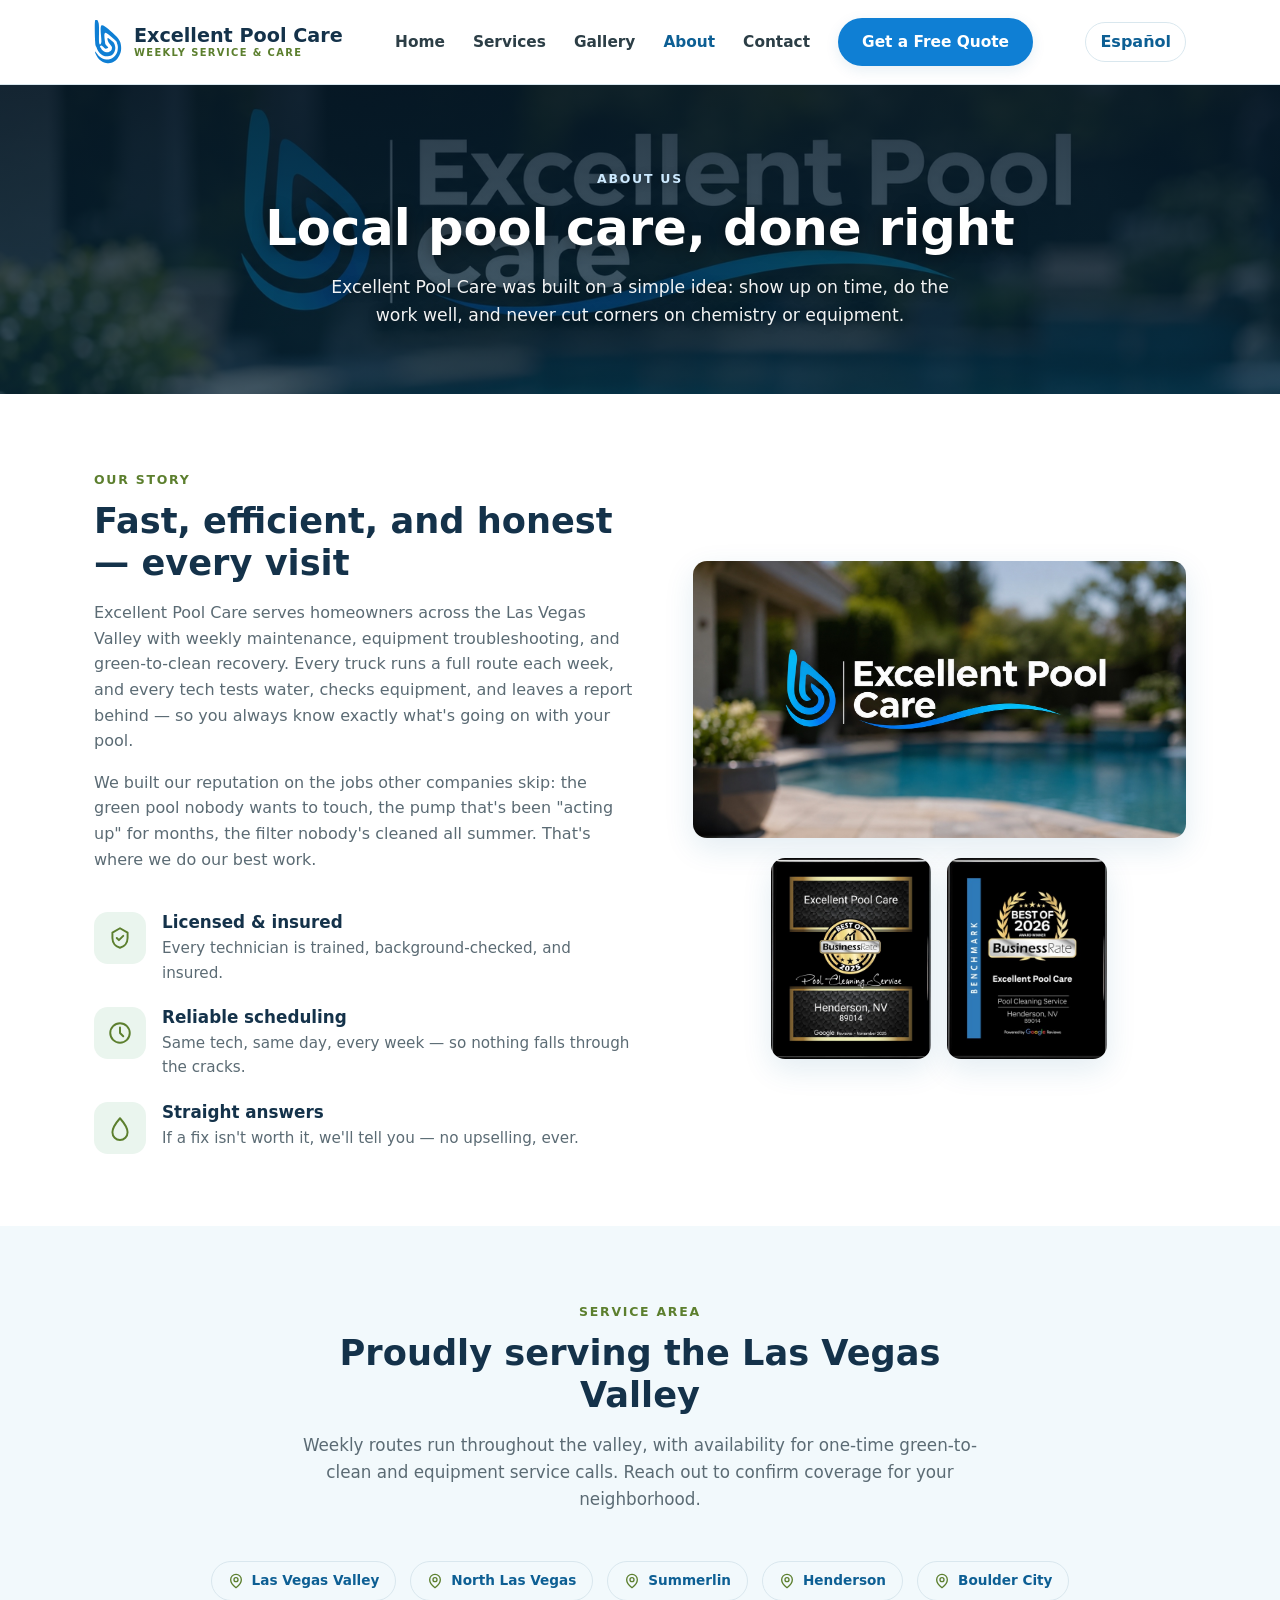
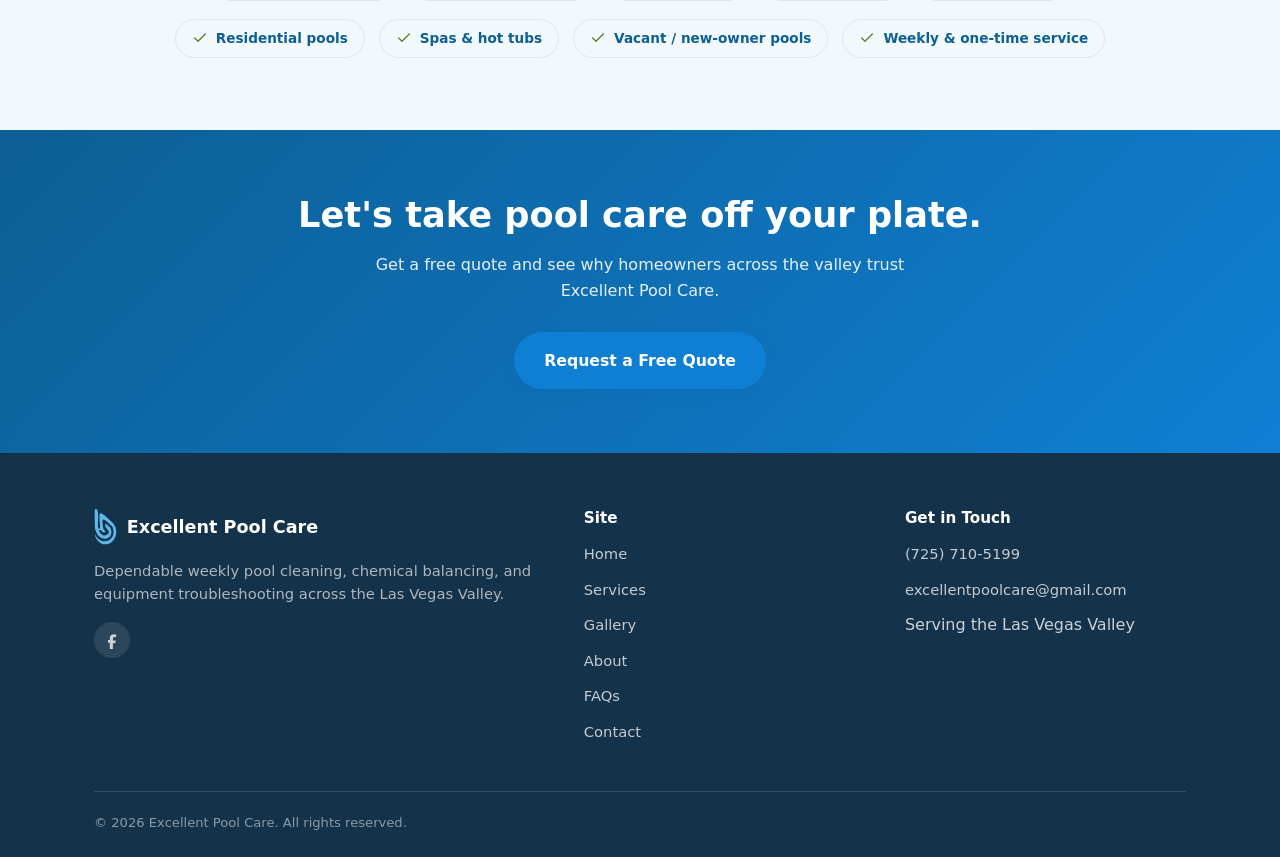
<file: about.html>
<!DOCTYPE html>
<html lang="en">
<head>
<meta charset="UTF-8">
<meta name="viewport" content="width=device-width, initial-scale=1.0">
<title>About | Excellent Pool Care</title>
<meta name="description" content="Excellent Pool Care is a local, licensed pool cleaning and maintenance company serving the Las Vegas Valley with fast, efficient, and honest service.">
<link rel="icon" type="image/svg+xml" href="images/favicon.svg">
<link rel="preload" as="image" href="images/service-truck.jpg">
<link rel="stylesheet" href="css/style.css">
</head>
<body>


<header class="site-header">
  <div class="container">
    <a class="brand" href="index.html">
      <svg class="brand-mark" viewBox="0 0 63.44 100" xmlns="http://www.w3.org/2000/svg" aria-hidden="true">
        <path d="M 2.39 1.91 C 1.04 8.80 2.17 39.37 2.63 49.22 C 3.09 59.08 3.74 57.13 5.14 61.05 C 6.53 64.97 8.48 69.53 10.99 72.76 C 13.50 75.99 16.75 78.79 20.19 80.41 C 23.64 82.02 27.98 82.80 31.66 82.44 C 35.34 82.08 39.71 80.23 42.29 78.26 C 44.88 76.28 46.18 73.28 47.19 70.61 C 48.21 67.94 48.55 65.03 48.39 62.25 C 48.23 59.46 47.15 56.03 46.24 53.88 C 45.32 51.73 45.36 51.51 42.89 49.34 C 40.42 47.17 33.17 40.80 31.42 40.86 C 29.67 40.92 30.92 46.44 32.38 49.70 C 33.83 52.97 38.79 57.81 40.14 60.45 C 41.50 63.10 40.72 64.08 40.50 65.59 C 40.28 67.10 40.14 68.28 38.83 69.53 C 37.51 70.79 34.89 72.60 32.62 73.12 C 30.35 73.64 27.44 73.36 25.21 72.64 C 22.98 71.92 20.99 70.51 19.24 68.82 C 17.48 67.12 15.59 64.06 14.70 62.49 C 13.80 60.91 13.36 60.04 13.86 59.38 C 14.36 58.72 15.79 57.67 17.68 58.54 C 19.57 59.42 23.40 63.62 25.21 64.64 C 27.02 65.65 27.36 65.03 28.55 64.64 C 29.75 64.24 32.52 63.46 32.38 62.25 C 32.24 61.03 28.91 59.22 27.72 57.35 C 26.52 55.48 25.59 55.69 25.21 51.02 C 24.83 46.34 21.55 30.03 25.45 29.27 C 29.35 28.51 44.13 42.47 48.63 46.48 C 53.13 50.48 51.51 50.90 52.45 53.29 C 53.39 55.68 54.10 57.83 54.24 60.81 C 54.38 63.80 54.00 68.24 53.29 71.21 C 52.57 74.17 51.43 76.34 49.94 78.61 C 48.45 80.88 46.40 83.19 44.32 84.83 C 42.25 86.46 40.26 87.59 37.51 88.41 C 34.77 89.23 30.68 89.78 27.84 89.73 C 24.99 89.67 23.12 89.27 20.43 88.05 C 17.74 86.84 14.68 85.19 11.71 82.44 C 8.74 79.69 3.84 72.22 2.63 71.57 C 1.41 70.91 3.11 75.73 4.42 78.49 C 5.73 81.26 7.93 85.32 10.51 88.17 C 13.10 91.02 16.71 93.91 19.95 95.58 C 23.20 97.25 26.18 98.17 29.99 98.21 C 33.79 98.25 38.87 97.63 42.77 95.82 C 46.67 94.01 50.44 91.08 53.41 87.34 C 56.37 83.59 59.22 77.94 60.57 73.36 C 61.93 68.78 61.89 64.14 61.53 59.86 C 61.17 55.58 60.67 51.89 58.42 47.67 C 56.17 43.45 54.88 40.44 48.03 34.53 C 41.18 28.61 22.54 9.58 17.32 12.19 C 12.11 14.79 17.68 43.71 16.73 50.18 C 15.77 56.65 12.58 58.06 11.59 51.02 C 10.59 43.97 12.29 16.07 10.75 7.89 C 9.22 -0.30 3.74 -4.98 2.39 1.91 Z" fill="#0f7fd4"/>
      </svg>
      <span class="brand-name">Excellent Pool Care<small>WEEKLY SERVICE &amp; CARE</small></span>
    </a>
    <nav class="main-nav">
      <ul>
        <li><a href="index.html">Home</a></li>
        <li><a href="services.html">Services</a></li>
        <li><a href="gallery.html">Gallery</a></li>
        <li><a href="about.html" aria-current="page">About</a></li>
        <li><a href="contact.html">Contact</a></li>
        <li><a class="btn btn-primary" href="contact.html">Get a Free Quote</a></li>
      </ul>
    </nav>
    <div class="header-actions">
      <a class="lang-switch" href="es/about.html" aria-label="Ver este sitio en español">Español</a>
      <button class="nav-toggle" aria-label="Toggle navigation menu" aria-expanded="false">
        <span></span><span></span><span></span>
      </button>
    </div>
  </div>
</header>

<main>

  <section class="page-hero" style="background-image: url('images/service-truck.jpg');">
    <div class="container">
      <span class="eyebrow" style="color:#cdeaff;">About Us</span>
      <h1 style="color:#fff;">Local pool care, done right</h1>
      <p>Excellent Pool Care was built on a simple idea: show up on time, do the work well, and never cut corners on chemistry or equipment.</p>
    </div>
  </section>

  <section>
    <div class="container">
      <div class="two-col">
        <div>
          <span class="eyebrow">Our Story</span>
          <h2>Fast, efficient, and honest — every visit</h2>
          <p style="color: var(--color-text-muted);">Excellent Pool Care serves homeowners across the Las Vegas Valley with weekly maintenance, equipment troubleshooting, and green-to-clean recovery. Every truck runs a full route each week, and every tech tests water, checks equipment, and leaves a report behind — so you always know exactly what's going on with your pool.</p>
          <p style="color: var(--color-text-muted);">We built our reputation on the jobs other companies skip: the green pool nobody wants to touch, the pump that's been "acting up" for months, the filter nobody's cleaned all summer. That's where we do our best work.</p>
          <div class="value-list mt-lg" style="grid-template-columns: 1fr;">
            <div class="value-item">
              <div class="icon-badge">
                <svg viewBox="0 0 24 24" fill="none" stroke="currentColor" stroke-width="1.8" stroke-linecap="round" stroke-linejoin="round"><path d="m9 12 2 2 4-4M12 3l7 4v5c0 4.5-3 8-7 9-4-1-7-4.5-7-9V7l7-4Z"/></svg>
              </div>
              <div>
                <h3>Licensed &amp; insured</h3>
                <p>Every technician is trained, background-checked, and insured.</p>
              </div>
            </div>
            <div class="value-item">
              <div class="icon-badge">
                <svg viewBox="0 0 24 24" fill="none" stroke="currentColor" stroke-width="1.8" stroke-linecap="round" stroke-linejoin="round"><circle cx="12" cy="12" r="9"/><path d="M12 7v5l3 3"/></svg>
              </div>
              <div>
                <h3>Reliable scheduling</h3>
                <p>Same tech, same day, every week — so nothing falls through the cracks.</p>
              </div>
            </div>
            <div class="value-item">
              <div class="icon-badge">
                <svg viewBox="0 0 24 24" fill="none" stroke="currentColor" stroke-width="1.8" stroke-linecap="round" stroke-linejoin="round"><path d="M12 3s7 8 7 13a7 7 0 0 1-14 0c0-5 7-13 7-13Z"/></svg>
              </div>
              <div>
                <h3>Straight answers</h3>
                <p>If a fix isn't worth it, we'll tell you — no upselling, ever.</p>
              </div>
            </div>
          </div>
        </div>
        <div>
          <img src="images/service-truck.jpg" alt="Excellent Pool Care service truck">
          <div style="display: flex; justify-content: center; gap: 16px; margin-top: 20px;">
            <img src="images/award-badge-2025.jpg" alt="Excellent Pool Care - Best of BusinessRate 2025, Pool Cleaning Service, Henderson NV" style="max-width: 160px;">
            <img src="images/award-badge-2026.jpg" alt="Excellent Pool Care - Best of BusinessRate 2026, Pool Cleaning Service, Henderson NV" style="max-width: 160px;">
          </div>
        </div>
      </div>
    </div>
  </section>

  <section class="section-alt">
    <div class="container">
      <div class="section-head">
        <span class="eyebrow">Service Area</span>
        <h2>Proudly serving the Las Vegas Valley</h2>
        <p>Weekly routes run throughout the valley, with availability for one-time green-to-clean and equipment service calls. Reach out to confirm coverage for your neighborhood.</p>
      </div>
      <div class="badge-strip" style="justify-content: center; margin-bottom: 14px;">
        <span class="badge-pill"><svg viewBox="0 0 24 24" fill="none" stroke="currentColor" stroke-width="2" stroke-linecap="round" stroke-linejoin="round"><path d="M20 10c0 6-8 12-8 12s-8-6-8-12a8 8 0 0 1 16 0Z"/><circle cx="12" cy="10" r="3"/></svg>Las Vegas Valley</span>
        <span class="badge-pill"><svg viewBox="0 0 24 24" fill="none" stroke="currentColor" stroke-width="2" stroke-linecap="round" stroke-linejoin="round"><path d="M20 10c0 6-8 12-8 12s-8-6-8-12a8 8 0 0 1 16 0Z"/><circle cx="12" cy="10" r="3"/></svg>North Las Vegas</span>
        <span class="badge-pill"><svg viewBox="0 0 24 24" fill="none" stroke="currentColor" stroke-width="2" stroke-linecap="round" stroke-linejoin="round"><path d="M20 10c0 6-8 12-8 12s-8-6-8-12a8 8 0 0 1 16 0Z"/><circle cx="12" cy="10" r="3"/></svg>Summerlin</span>
        <span class="badge-pill"><svg viewBox="0 0 24 24" fill="none" stroke="currentColor" stroke-width="2" stroke-linecap="round" stroke-linejoin="round"><path d="M20 10c0 6-8 12-8 12s-8-6-8-12a8 8 0 0 1 16 0Z"/><circle cx="12" cy="10" r="3"/></svg>Henderson</span>
        <span class="badge-pill"><svg viewBox="0 0 24 24" fill="none" stroke="currentColor" stroke-width="2" stroke-linecap="round" stroke-linejoin="round"><path d="M20 10c0 6-8 12-8 12s-8-6-8-12a8 8 0 0 1 16 0Z"/><circle cx="12" cy="10" r="3"/></svg>Boulder City</span>
      </div>
      <div class="badge-strip" style="justify-content: center;">
        <span class="badge-pill"><svg viewBox="0 0 24 24" fill="none" stroke="currentColor" stroke-width="2" stroke-linecap="round" stroke-linejoin="round"><path d="m20 6-11 11-5-5"/></svg>Residential pools</span>
        <span class="badge-pill"><svg viewBox="0 0 24 24" fill="none" stroke="currentColor" stroke-width="2" stroke-linecap="round" stroke-linejoin="round"><path d="m20 6-11 11-5-5"/></svg>Spas &amp; hot tubs</span>
        <span class="badge-pill"><svg viewBox="0 0 24 24" fill="none" stroke="currentColor" stroke-width="2" stroke-linecap="round" stroke-linejoin="round"><path d="m20 6-11 11-5-5"/></svg>Vacant / new-owner pools</span>
        <span class="badge-pill"><svg viewBox="0 0 24 24" fill="none" stroke="currentColor" stroke-width="2" stroke-linecap="round" stroke-linejoin="round"><path d="m20 6-11 11-5-5"/></svg>Weekly &amp; one-time service</span>
      </div>
    </div>
  </section>

  <section class="cta-band">
    <div class="container">
      <h2>Let's take pool care off your plate.</h2>
      <p>Get a free quote and see why homeowners across the valley trust Excellent Pool Care.</p>
      <a href="contact.html" class="btn btn-primary">Request a Free Quote</a>
    </div>
  </section>

</main>

<footer class="site-footer">
  <div class="container">
    <div class="footer-grid">
      <div>
        <div class="footer-brand">
          <svg viewBox="0 0 63.44 100" xmlns="http://www.w3.org/2000/svg" aria-hidden="true">
            <path d="M 2.39 1.91 C 1.04 8.80 2.17 39.37 2.63 49.22 C 3.09 59.08 3.74 57.13 5.14 61.05 C 6.53 64.97 8.48 69.53 10.99 72.76 C 13.50 75.99 16.75 78.79 20.19 80.41 C 23.64 82.02 27.98 82.80 31.66 82.44 C 35.34 82.08 39.71 80.23 42.29 78.26 C 44.88 76.28 46.18 73.28 47.19 70.61 C 48.21 67.94 48.55 65.03 48.39 62.25 C 48.23 59.46 47.15 56.03 46.24 53.88 C 45.32 51.73 45.36 51.51 42.89 49.34 C 40.42 47.17 33.17 40.80 31.42 40.86 C 29.67 40.92 30.92 46.44 32.38 49.70 C 33.83 52.97 38.79 57.81 40.14 60.45 C 41.50 63.10 40.72 64.08 40.50 65.59 C 40.28 67.10 40.14 68.28 38.83 69.53 C 37.51 70.79 34.89 72.60 32.62 73.12 C 30.35 73.64 27.44 73.36 25.21 72.64 C 22.98 71.92 20.99 70.51 19.24 68.82 C 17.48 67.12 15.59 64.06 14.70 62.49 C 13.80 60.91 13.36 60.04 13.86 59.38 C 14.36 58.72 15.79 57.67 17.68 58.54 C 19.57 59.42 23.40 63.62 25.21 64.64 C 27.02 65.65 27.36 65.03 28.55 64.64 C 29.75 64.24 32.52 63.46 32.38 62.25 C 32.24 61.03 28.91 59.22 27.72 57.35 C 26.52 55.48 25.59 55.69 25.21 51.02 C 24.83 46.34 21.55 30.03 25.45 29.27 C 29.35 28.51 44.13 42.47 48.63 46.48 C 53.13 50.48 51.51 50.90 52.45 53.29 C 53.39 55.68 54.10 57.83 54.24 60.81 C 54.38 63.80 54.00 68.24 53.29 71.21 C 52.57 74.17 51.43 76.34 49.94 78.61 C 48.45 80.88 46.40 83.19 44.32 84.83 C 42.25 86.46 40.26 87.59 37.51 88.41 C 34.77 89.23 30.68 89.78 27.84 89.73 C 24.99 89.67 23.12 89.27 20.43 88.05 C 17.74 86.84 14.68 85.19 11.71 82.44 C 8.74 79.69 3.84 72.22 2.63 71.57 C 1.41 70.91 3.11 75.73 4.42 78.49 C 5.73 81.26 7.93 85.32 10.51 88.17 C 13.10 91.02 16.71 93.91 19.95 95.58 C 23.20 97.25 26.18 98.17 29.99 98.21 C 33.79 98.25 38.87 97.63 42.77 95.82 C 46.67 94.01 50.44 91.08 53.41 87.34 C 56.37 83.59 59.22 77.94 60.57 73.36 C 61.93 68.78 61.89 64.14 61.53 59.86 C 61.17 55.58 60.67 51.89 58.42 47.67 C 56.17 43.45 54.88 40.44 48.03 34.53 C 41.18 28.61 22.54 9.58 17.32 12.19 C 12.11 14.79 17.68 43.71 16.73 50.18 C 15.77 56.65 12.58 58.06 11.59 51.02 C 10.59 43.97 12.29 16.07 10.75 7.89 C 9.22 -0.30 3.74 -4.98 2.39 1.91 Z" fill="#5fb6ea"/>
          </svg>
          <span>Excellent Pool Care</span>
        </div>
        <p>Dependable weekly pool cleaning, chemical balancing, and equipment troubleshooting across the Las Vegas Valley.</p>
        <div class="footer-social">
          <a href="https://www.facebook.com/Excellentpoolcare" target="_blank" rel="noopener" aria-label="Excellent Pool Care on Facebook">
            <svg viewBox="0 0 24 24" fill="currentColor" aria-hidden="true"><path d="M9.101 23.691v-7.98H6.627v-3.667h2.474v-1.58c0-4.085 1.848-5.978 5.858-5.978.401 0 .955.042 1.468.103a8.68 8.68 0 0 1 1.141.195v3.325a8.623 8.623 0 0 0-.653-.036 4.6 4.6 0 0 0-.674-.006c-.922 0-1.663.198-2.2.699-.577.523-.855 1.323-.855 2.412v1.353l3.746.001-.494 3.667h-3.223v7.98H9.101z"/></svg>
          </a>
        </div>
      </div>
      <div>
        <h4>Site</h4>
        <ul>
          <li><a href="index.html">Home</a></li>
          <li><a href="services.html">Services</a></li>
          <li><a href="gallery.html">Gallery</a></li>
          <li><a href="about.html">About</a></li>
          <li><a href="faq.html">FAQs</a></li>
          <li><a href="contact.html">Contact</a></li>
        </ul>
      </div>
      <div>
        <h4>Get in Touch</h4>
        <ul>
          <li><a href="tel:+17257105199">(725) 710-5199</a></li>
          <li><a href="mailto:excellentpoolcare@gmail.com">excellentpoolcare@gmail.com</a></li>
          <li>Serving the Las Vegas Valley</li>
        </ul>
      </div>
    </div>
    <div class="footer-bottom">
      <span>&copy; <span id="year"></span> Excellent Pool Care. All rights reserved.</span>
    </div>
  </div>
</footer>

<script src="js/main.js"></script>
</body>
</html>
</file>
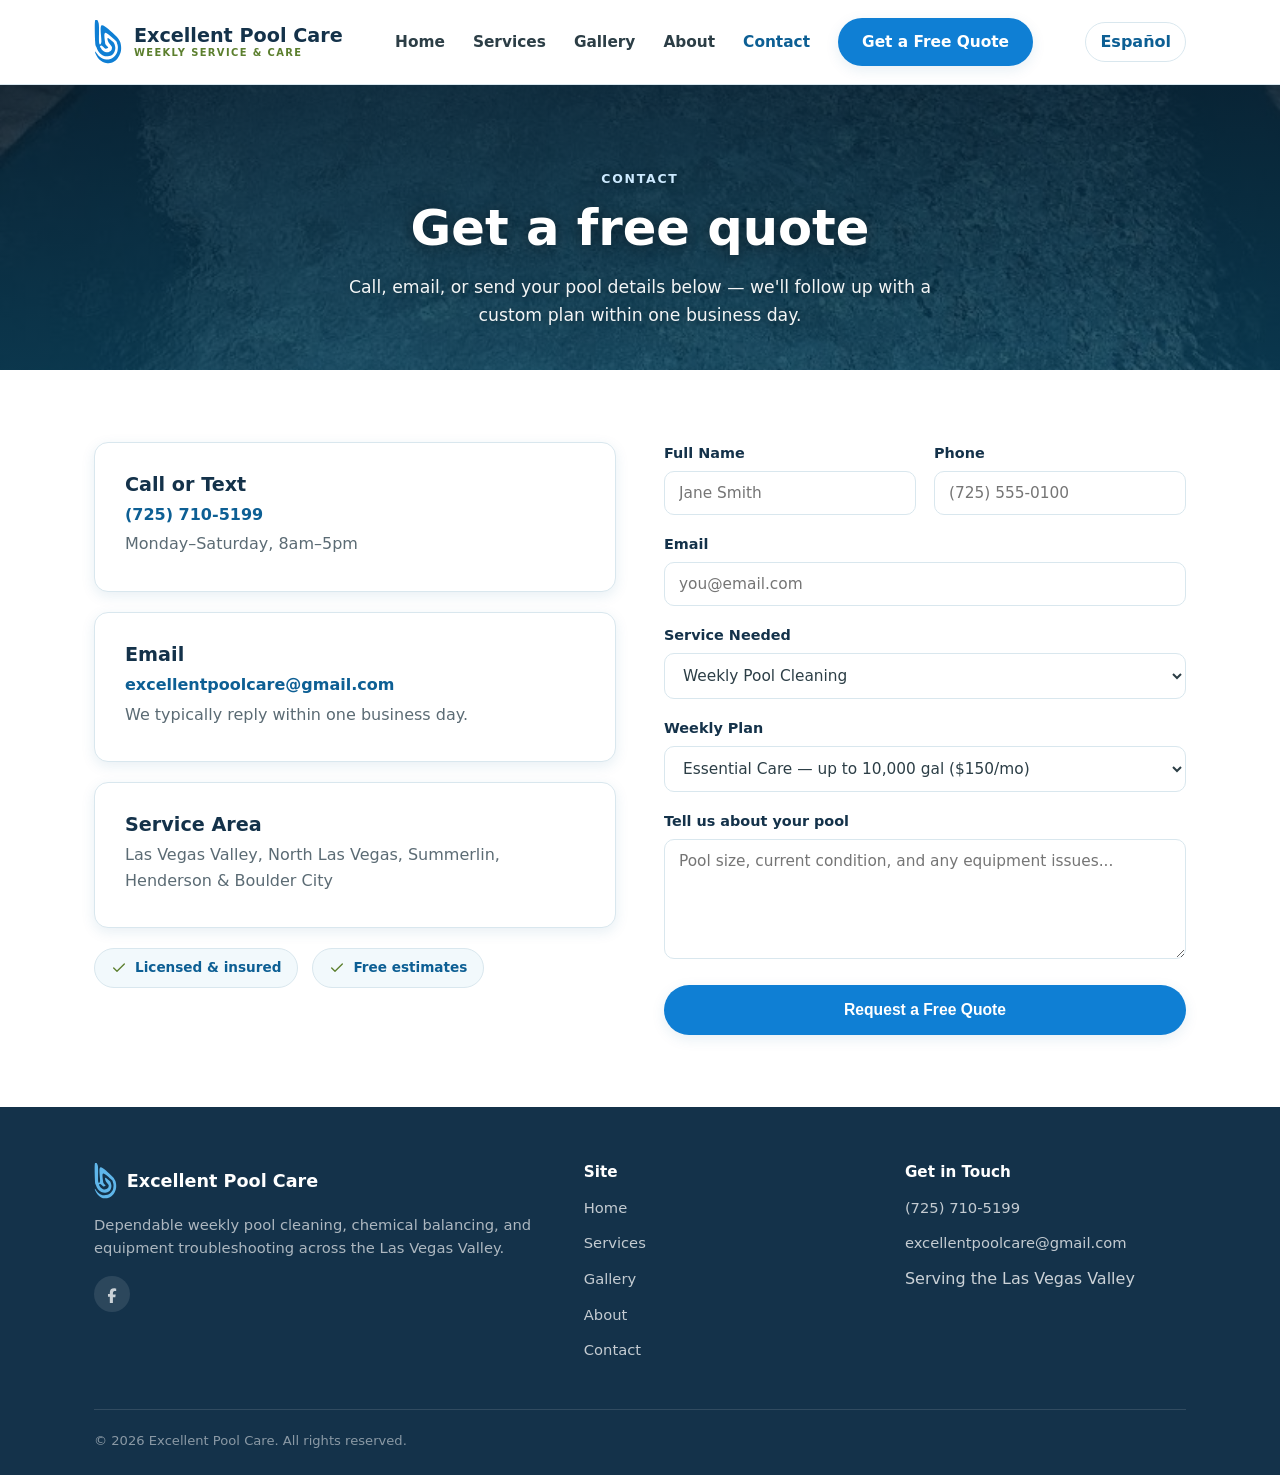
<file: contact.html>
<!DOCTYPE html>
<html lang="en">
<head>
<meta charset="UTF-8">
<meta name="viewport" content="width=device-width, initial-scale=1.0">
<title>Contact | Excellent Pool Care</title>
<meta name="description" content="Request a free quote from Excellent Pool Care. Call (725) 710-5199 or send your pool details and we'll follow up with a custom plan.">
<link rel="icon" type="image/svg+xml" href="images/favicon.svg">
<link rel="preload" as="image" href="images/gallery-clean-3.jpg">
<link rel="stylesheet" href="css/style.css">
</head>
<body>


<header class="site-header">
  <div class="container">
    <a class="brand" href="index.html">
      <svg class="brand-mark" viewBox="0 0 63.44 100" xmlns="http://www.w3.org/2000/svg" aria-hidden="true">
        <path d="M 2.39 1.91 C 1.04 8.80 2.17 39.37 2.63 49.22 C 3.09 59.08 3.74 57.13 5.14 61.05 C 6.53 64.97 8.48 69.53 10.99 72.76 C 13.50 75.99 16.75 78.79 20.19 80.41 C 23.64 82.02 27.98 82.80 31.66 82.44 C 35.34 82.08 39.71 80.23 42.29 78.26 C 44.88 76.28 46.18 73.28 47.19 70.61 C 48.21 67.94 48.55 65.03 48.39 62.25 C 48.23 59.46 47.15 56.03 46.24 53.88 C 45.32 51.73 45.36 51.51 42.89 49.34 C 40.42 47.17 33.17 40.80 31.42 40.86 C 29.67 40.92 30.92 46.44 32.38 49.70 C 33.83 52.97 38.79 57.81 40.14 60.45 C 41.50 63.10 40.72 64.08 40.50 65.59 C 40.28 67.10 40.14 68.28 38.83 69.53 C 37.51 70.79 34.89 72.60 32.62 73.12 C 30.35 73.64 27.44 73.36 25.21 72.64 C 22.98 71.92 20.99 70.51 19.24 68.82 C 17.48 67.12 15.59 64.06 14.70 62.49 C 13.80 60.91 13.36 60.04 13.86 59.38 C 14.36 58.72 15.79 57.67 17.68 58.54 C 19.57 59.42 23.40 63.62 25.21 64.64 C 27.02 65.65 27.36 65.03 28.55 64.64 C 29.75 64.24 32.52 63.46 32.38 62.25 C 32.24 61.03 28.91 59.22 27.72 57.35 C 26.52 55.48 25.59 55.69 25.21 51.02 C 24.83 46.34 21.55 30.03 25.45 29.27 C 29.35 28.51 44.13 42.47 48.63 46.48 C 53.13 50.48 51.51 50.90 52.45 53.29 C 53.39 55.68 54.10 57.83 54.24 60.81 C 54.38 63.80 54.00 68.24 53.29 71.21 C 52.57 74.17 51.43 76.34 49.94 78.61 C 48.45 80.88 46.40 83.19 44.32 84.83 C 42.25 86.46 40.26 87.59 37.51 88.41 C 34.77 89.23 30.68 89.78 27.84 89.73 C 24.99 89.67 23.12 89.27 20.43 88.05 C 17.74 86.84 14.68 85.19 11.71 82.44 C 8.74 79.69 3.84 72.22 2.63 71.57 C 1.41 70.91 3.11 75.73 4.42 78.49 C 5.73 81.26 7.93 85.32 10.51 88.17 C 13.10 91.02 16.71 93.91 19.95 95.58 C 23.20 97.25 26.18 98.17 29.99 98.21 C 33.79 98.25 38.87 97.63 42.77 95.82 C 46.67 94.01 50.44 91.08 53.41 87.34 C 56.37 83.59 59.22 77.94 60.57 73.36 C 61.93 68.78 61.89 64.14 61.53 59.86 C 61.17 55.58 60.67 51.89 58.42 47.67 C 56.17 43.45 54.88 40.44 48.03 34.53 C 41.18 28.61 22.54 9.58 17.32 12.19 C 12.11 14.79 17.68 43.71 16.73 50.18 C 15.77 56.65 12.58 58.06 11.59 51.02 C 10.59 43.97 12.29 16.07 10.75 7.89 C 9.22 -0.30 3.74 -4.98 2.39 1.91 Z" fill="#0f7fd4"/>
      </svg>
      <span class="brand-name">Excellent Pool Care<small>WEEKLY SERVICE &amp; CARE</small></span>
    </a>
    <nav class="main-nav">
      <ul>
        <li><a href="index.html">Home</a></li>
        <li><a href="services.html">Services</a></li>
        <li><a href="gallery.html">Gallery</a></li>
        <li><a href="about.html">About</a></li>
        <li><a href="contact.html" aria-current="page">Contact</a></li>
        <li><a class="btn btn-primary" href="contact.html">Get a Free Quote</a></li>
      </ul>
    </nav>
    <div class="header-actions">
      <a class="lang-switch" href="es/contact.html" aria-label="Ver este sitio en español">Español</a>
      <button class="nav-toggle" aria-label="Toggle navigation menu" aria-expanded="false">
        <span></span><span></span><span></span>
      </button>
    </div>
  </div>
</header>

<main>

  <section class="page-hero" style="background-image: url('images/gallery-clean-3.jpg'); padding-bottom: 40px;">
    <div class="container">
      <span class="eyebrow" style="color:#cdeaff;">Contact</span>
      <h1 style="color:#fff;">Get a free quote</h1>
      <p>Call, email, or send your pool details below — we'll follow up with a custom plan within one business day.</p>
    </div>
  </section>

  <section>
    <div class="container">
      <div class="contact-grid">
        <div>
          <div class="contact-card">
            <h3>Call or Text</h3>
            <p><a href="tel:+17257105199">(725) 710-5199</a></p>
            <p>Monday–Saturday, 8am–5pm</p>
          </div>
          <div class="contact-card">
            <h3>Email</h3>
            <p><a href="mailto:excellentpoolcare@gmail.com">excellentpoolcare@gmail.com</a></p>
            <p>We typically reply within one business day.</p>
          </div>
          <div class="contact-card">
            <h3>Service Area</h3>
            <p>Las Vegas Valley, North Las Vegas, Summerlin, Henderson &amp; Boulder City</p>
          </div>
          <div class="badge-strip">
            <span class="badge-pill"><svg viewBox="0 0 24 24" fill="none" stroke="currentColor" stroke-width="2" stroke-linecap="round" stroke-linejoin="round"><path d="m20 6-11 11-5-5"/></svg>Licensed &amp; insured</span>
            <span class="badge-pill"><svg viewBox="0 0 24 24" fill="none" stroke="currentColor" stroke-width="2" stroke-linecap="round" stroke-linejoin="round"><path d="m20 6-11 11-5-5"/></svg>Free estimates</span>
          </div>
        </div>

        <form class="contact-form" action="https://formspree.io/f/xeaonlak" method="POST" id="contact-form">
          <input type="hidden" name="_subject" value="New quote request — Excellent Pool Care website">
          <input type="text" name="_gotcha" style="display:none" tabindex="-1" autocomplete="off">
          <div class="form-row">
            <div>
              <label for="name">Full Name</label>
              <input type="text" id="name" name="name" placeholder="Jane Smith" required>
            </div>
            <div>
              <label for="phone">Phone</label>
              <input type="tel" id="phone" name="phone" placeholder="(725) 555-0100" required>
            </div>
          </div>
          <div>
            <label for="email">Email</label>
            <input type="email" id="email" name="email" placeholder="you@email.com" required>
          </div>
          <div>
            <label for="service">Service Needed</label>
            <select id="service" name="service">
              <option data-shows-plan>Weekly Pool Cleaning</option>
              <option>Green-to-Clean Recovery</option>
              <option>Filter Cleaning</option>
              <option>Pool Opening / Closing</option>
              <option>Acid &amp; Chlorine Wash</option>
              <option>Pool Draining</option>
              <option>Something Else</option>
            </select>
          </div>
          <div class="plan-field" id="plan-field">
            <label for="plan">Weekly Plan</label>
            <select id="plan" name="plan">
              <option data-plan="essential">Essential Care — up to 10,000 gal ($150/mo)</option>
              <option data-plan="signature">Signature Care — 10,001 to 20,000 gal ($165/mo)</option>
              <option data-plan="estate">Estate Care — over 20,000 gal ($180/mo)</option>
              <option>Not sure yet</option>
            </select>
          </div>
          <div>
            <label for="message">Tell us about your pool</label>
            <textarea id="message" name="message" placeholder="Pool size, current condition, and any equipment issues..."></textarea>
          </div>
          <button type="submit" class="btn btn-primary">Request a Free Quote</button>
          <p class="form-status" id="form-status" role="status" aria-live="polite" hidden></p>
        </form>
      </div>
    </div>
  </section>

</main>

<footer class="site-footer">
  <div class="container">
    <div class="footer-grid">
      <div>
        <div class="footer-brand">
          <svg viewBox="0 0 63.44 100" xmlns="http://www.w3.org/2000/svg" aria-hidden="true">
            <path d="M 2.39 1.91 C 1.04 8.80 2.17 39.37 2.63 49.22 C 3.09 59.08 3.74 57.13 5.14 61.05 C 6.53 64.97 8.48 69.53 10.99 72.76 C 13.50 75.99 16.75 78.79 20.19 80.41 C 23.64 82.02 27.98 82.80 31.66 82.44 C 35.34 82.08 39.71 80.23 42.29 78.26 C 44.88 76.28 46.18 73.28 47.19 70.61 C 48.21 67.94 48.55 65.03 48.39 62.25 C 48.23 59.46 47.15 56.03 46.24 53.88 C 45.32 51.73 45.36 51.51 42.89 49.34 C 40.42 47.17 33.17 40.80 31.42 40.86 C 29.67 40.92 30.92 46.44 32.38 49.70 C 33.83 52.97 38.79 57.81 40.14 60.45 C 41.50 63.10 40.72 64.08 40.50 65.59 C 40.28 67.10 40.14 68.28 38.83 69.53 C 37.51 70.79 34.89 72.60 32.62 73.12 C 30.35 73.64 27.44 73.36 25.21 72.64 C 22.98 71.92 20.99 70.51 19.24 68.82 C 17.48 67.12 15.59 64.06 14.70 62.49 C 13.80 60.91 13.36 60.04 13.86 59.38 C 14.36 58.72 15.79 57.67 17.68 58.54 C 19.57 59.42 23.40 63.62 25.21 64.64 C 27.02 65.65 27.36 65.03 28.55 64.64 C 29.75 64.24 32.52 63.46 32.38 62.25 C 32.24 61.03 28.91 59.22 27.72 57.35 C 26.52 55.48 25.59 55.69 25.21 51.02 C 24.83 46.34 21.55 30.03 25.45 29.27 C 29.35 28.51 44.13 42.47 48.63 46.48 C 53.13 50.48 51.51 50.90 52.45 53.29 C 53.39 55.68 54.10 57.83 54.24 60.81 C 54.38 63.80 54.00 68.24 53.29 71.21 C 52.57 74.17 51.43 76.34 49.94 78.61 C 48.45 80.88 46.40 83.19 44.32 84.83 C 42.25 86.46 40.26 87.59 37.51 88.41 C 34.77 89.23 30.68 89.78 27.84 89.73 C 24.99 89.67 23.12 89.27 20.43 88.05 C 17.74 86.84 14.68 85.19 11.71 82.44 C 8.74 79.69 3.84 72.22 2.63 71.57 C 1.41 70.91 3.11 75.73 4.42 78.49 C 5.73 81.26 7.93 85.32 10.51 88.17 C 13.10 91.02 16.71 93.91 19.95 95.58 C 23.20 97.25 26.18 98.17 29.99 98.21 C 33.79 98.25 38.87 97.63 42.77 95.82 C 46.67 94.01 50.44 91.08 53.41 87.34 C 56.37 83.59 59.22 77.94 60.57 73.36 C 61.93 68.78 61.89 64.14 61.53 59.86 C 61.17 55.58 60.67 51.89 58.42 47.67 C 56.17 43.45 54.88 40.44 48.03 34.53 C 41.18 28.61 22.54 9.58 17.32 12.19 C 12.11 14.79 17.68 43.71 16.73 50.18 C 15.77 56.65 12.58 58.06 11.59 51.02 C 10.59 43.97 12.29 16.07 10.75 7.89 C 9.22 -0.30 3.74 -4.98 2.39 1.91 Z" fill="#5fb6ea"/>
          </svg>
          <span>Excellent Pool Care</span>
        </div>
        <p>Dependable weekly pool cleaning, chemical balancing, and equipment troubleshooting across the Las Vegas Valley.</p>
        <div class="footer-social">
          <a href="https://www.facebook.com/Excellentpoolcare" target="_blank" rel="noopener" aria-label="Excellent Pool Care on Facebook">
            <svg viewBox="0 0 24 24" fill="currentColor" aria-hidden="true"><path d="M9.101 23.691v-7.98H6.627v-3.667h2.474v-1.58c0-4.085 1.848-5.978 5.858-5.978.401 0 .955.042 1.468.103a8.68 8.68 0 0 1 1.141.195v3.325a8.623 8.623 0 0 0-.653-.036 4.6 4.6 0 0 0-.674-.006c-.922 0-1.663.198-2.2.699-.577.523-.855 1.323-.855 2.412v1.353l3.746.001-.494 3.667h-3.223v7.98H9.101z"/></svg>
          </a>
        </div>
      </div>
      <div>
        <h4>Site</h4>
        <ul>
          <li><a href="index.html">Home</a></li>
          <li><a href="services.html">Services</a></li>
          <li><a href="gallery.html">Gallery</a></li>
          <li><a href="about.html">About</a></li>
          <li><a href="contact.html">Contact</a></li>
        </ul>
      </div>
      <div>
        <h4>Get in Touch</h4>
        <ul>
          <li><a href="tel:+17257105199">(725) 710-5199</a></li>
          <li><a href="mailto:excellentpoolcare@gmail.com">excellentpoolcare@gmail.com</a></li>
          <li>Serving the Las Vegas Valley</li>
        </ul>
      </div>
    </div>
    <div class="footer-bottom">
      <span>&copy; <span id="year"></span> Excellent Pool Care. All rights reserved.</span>
    </div>
  </div>
</footer>

<script src="js/main.js"></script>
</body>
</html>
</file>
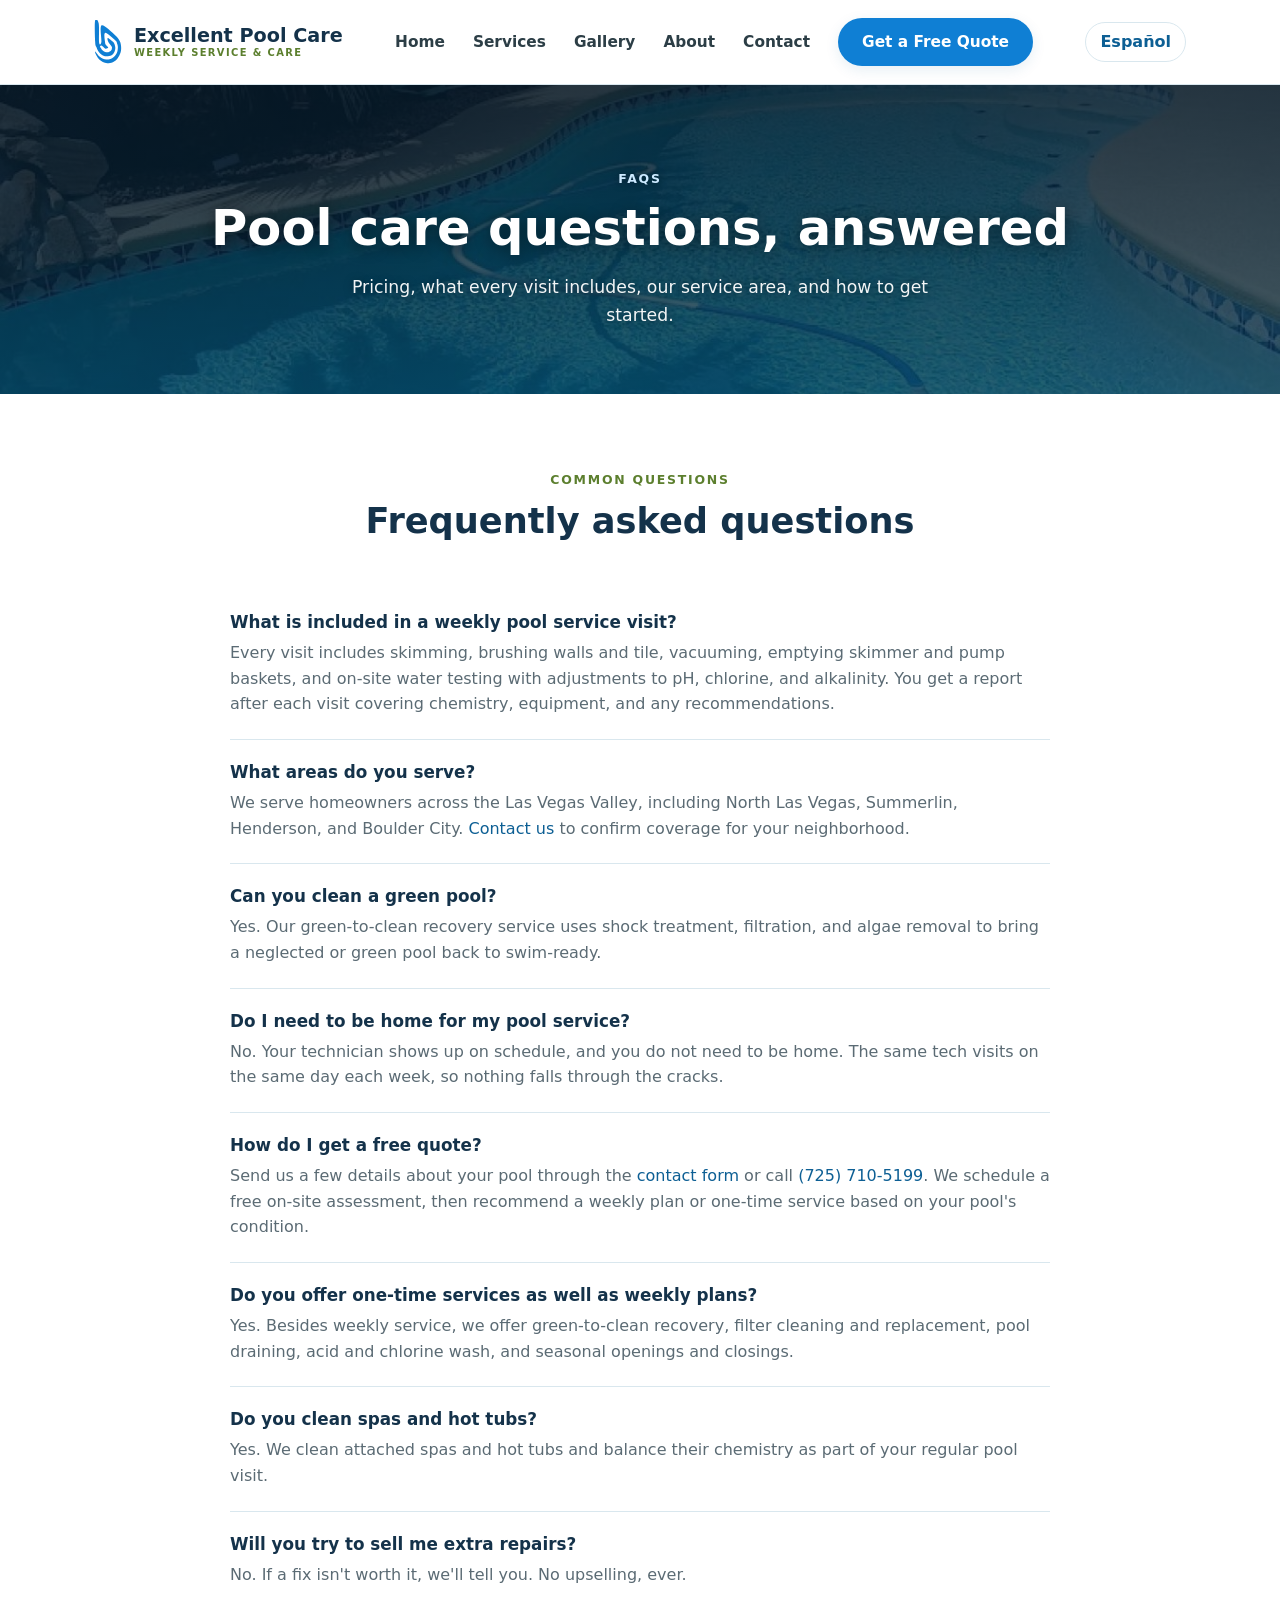
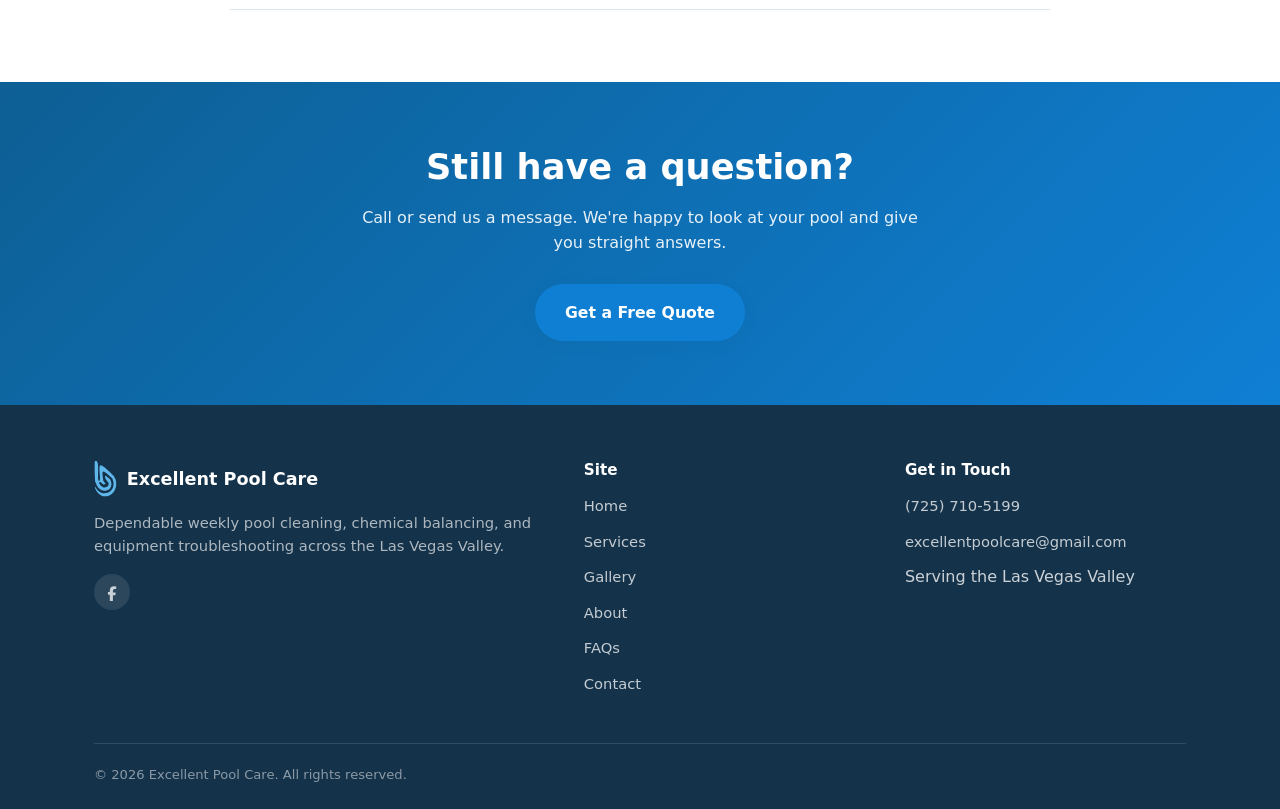
<file: faq.html>
<!DOCTYPE html>
<html lang="en">
<head>
<meta charset="UTF-8">
<meta name="viewport" content="width=device-width, initial-scale=1.0">
<title>FAQs | Excellent Pool Care</title>
<meta name="description" content="Answers to common questions about Excellent Pool Care's weekly pool cleaning, pricing, service area, green pool recovery, and how to get a free quote in the Las Vegas Valley.">
<link rel="icon" type="image/svg+xml" href="images/favicon.svg">
<link rel="preload" as="image" href="images/hero-pool.jpg">
<link rel="stylesheet" href="css/style.css">
<script type="application/ld+json">
{
  "@context": "https://schema.org",
  "@type": "FAQPage",
  "mainEntity": [
    {
      "@type": "Question",
      "name": "What is included in a weekly pool service visit?",
      "acceptedAnswer": {
        "@type": "Answer",
        "text": "Every visit includes skimming, brushing walls and tile, vacuuming, emptying skimmer and pump baskets, and on-site water testing with adjustments to pH, chlorine, and alkalinity. You receive a report after each visit covering chemistry, equipment, and any recommendations."
      }
    },
    {
      "@type": "Question",
      "name": "What areas do you serve?",
      "acceptedAnswer": {
        "@type": "Answer",
        "text": "Excellent Pool Care serves homeowners across the Las Vegas Valley, including North Las Vegas, Summerlin, Henderson, and Boulder City. Contact us to confirm coverage for your neighborhood."
      }
    },
    {
      "@type": "Question",
      "name": "Can you clean a green pool?",
      "acceptedAnswer": {
        "@type": "Answer",
        "text": "Yes. Our green-to-clean recovery service uses shock treatment, filtration, and algae removal to bring a neglected or green pool back to swim-ready."
      }
    },
    {
      "@type": "Question",
      "name": "Do I need to be home for my pool service?",
      "acceptedAnswer": {
        "@type": "Answer",
        "text": "No. Your technician shows up on schedule, and you do not need to be home. The same tech visits on the same day each week."
      }
    },
    {
      "@type": "Question",
      "name": "How do I get a free quote?",
      "acceptedAnswer": {
        "@type": "Answer",
        "text": "Send us a few details about your pool through the contact form or call (725) 710-5199. We schedule a free on-site assessment and then recommend a weekly plan or one-time service based on your pool's condition."
      }
    },
    {
      "@type": "Question",
      "name": "Do you offer one-time pool services as well as weekly plans?",
      "acceptedAnswer": {
        "@type": "Answer",
        "text": "Yes. We offer both weekly service and one-time services, including green-to-clean recovery, filter cleaning, pool draining, acid and chlorine wash, and seasonal openings and closings."
      }
    },
    {
      "@type": "Question",
      "name": "Do you clean spas and hot tubs?",
      "acceptedAnswer": {
        "@type": "Answer",
        "text": "Yes. We clean attached spas and hot tubs and balance their chemistry as part of your regular pool visit."
      }
    },
    {
      "@type": "Question",
      "name": "Will you try to sell me extra repairs?",
      "acceptedAnswer": {
        "@type": "Answer",
        "text": "No. If a fix is not worth it, we will tell you. We do not upsell."
      }
    }
  ]
}
</script>
</head>
<body>


<header class="site-header">
  <div class="container">
    <a class="brand" href="index.html">
      <svg class="brand-mark" viewBox="0 0 63.44 100" xmlns="http://www.w3.org/2000/svg" aria-hidden="true">
        <path d="M 2.39 1.91 C 1.04 8.80 2.17 39.37 2.63 49.22 C 3.09 59.08 3.74 57.13 5.14 61.05 C 6.53 64.97 8.48 69.53 10.99 72.76 C 13.50 75.99 16.75 78.79 20.19 80.41 C 23.64 82.02 27.98 82.80 31.66 82.44 C 35.34 82.08 39.71 80.23 42.29 78.26 C 44.88 76.28 46.18 73.28 47.19 70.61 C 48.21 67.94 48.55 65.03 48.39 62.25 C 48.23 59.46 47.15 56.03 46.24 53.88 C 45.32 51.73 45.36 51.51 42.89 49.34 C 40.42 47.17 33.17 40.80 31.42 40.86 C 29.67 40.92 30.92 46.44 32.38 49.70 C 33.83 52.97 38.79 57.81 40.14 60.45 C 41.50 63.10 40.72 64.08 40.50 65.59 C 40.28 67.10 40.14 68.28 38.83 69.53 C 37.51 70.79 34.89 72.60 32.62 73.12 C 30.35 73.64 27.44 73.36 25.21 72.64 C 22.98 71.92 20.99 70.51 19.24 68.82 C 17.48 67.12 15.59 64.06 14.70 62.49 C 13.80 60.91 13.36 60.04 13.86 59.38 C 14.36 58.72 15.79 57.67 17.68 58.54 C 19.57 59.42 23.40 63.62 25.21 64.64 C 27.02 65.65 27.36 65.03 28.55 64.64 C 29.75 64.24 32.52 63.46 32.38 62.25 C 32.24 61.03 28.91 59.22 27.72 57.35 C 26.52 55.48 25.59 55.69 25.21 51.02 C 24.83 46.34 21.55 30.03 25.45 29.27 C 29.35 28.51 44.13 42.47 48.63 46.48 C 53.13 50.48 51.51 50.90 52.45 53.29 C 53.39 55.68 54.10 57.83 54.24 60.81 C 54.38 63.80 54.00 68.24 53.29 71.21 C 52.57 74.17 51.43 76.34 49.94 78.61 C 48.45 80.88 46.40 83.19 44.32 84.83 C 42.25 86.46 40.26 87.59 37.51 88.41 C 34.77 89.23 30.68 89.78 27.84 89.73 C 24.99 89.67 23.12 89.27 20.43 88.05 C 17.74 86.84 14.68 85.19 11.71 82.44 C 8.74 79.69 3.84 72.22 2.63 71.57 C 1.41 70.91 3.11 75.73 4.42 78.49 C 5.73 81.26 7.93 85.32 10.51 88.17 C 13.10 91.02 16.71 93.91 19.95 95.58 C 23.20 97.25 26.18 98.17 29.99 98.21 C 33.79 98.25 38.87 97.63 42.77 95.82 C 46.67 94.01 50.44 91.08 53.41 87.34 C 56.37 83.59 59.22 77.94 60.57 73.36 C 61.93 68.78 61.89 64.14 61.53 59.86 C 61.17 55.58 60.67 51.89 58.42 47.67 C 56.17 43.45 54.88 40.44 48.03 34.53 C 41.18 28.61 22.54 9.58 17.32 12.19 C 12.11 14.79 17.68 43.71 16.73 50.18 C 15.77 56.65 12.58 58.06 11.59 51.02 C 10.59 43.97 12.29 16.07 10.75 7.89 C 9.22 -0.30 3.74 -4.98 2.39 1.91 Z" fill="#0f7fd4"/>
      </svg>
      <span class="brand-name">Excellent Pool Care<small>WEEKLY SERVICE &amp; CARE</small></span>
    </a>
    <nav class="main-nav">
      <ul>
        <li><a href="index.html">Home</a></li>
        <li><a href="services.html">Services</a></li>
        <li><a href="gallery.html">Gallery</a></li>
        <li><a href="about.html">About</a></li>
        <li><a href="contact.html">Contact</a></li>
        <li><a class="btn btn-primary" href="contact.html">Get a Free Quote</a></li>
      </ul>
    </nav>
    <div class="header-actions">
      <a class="lang-switch" href="es/faq.html" aria-label="Ver este sitio en español">Español</a>
      <button class="nav-toggle" aria-label="Toggle navigation menu" aria-expanded="false">
        <span></span><span></span><span></span>
      </button>
    </div>
  </div>
</header>

<main>

  <section class="page-hero" style="background-image: url('images/hero-pool.jpg');">
    <div class="container">
      <span class="eyebrow" style="color:#cdeaff;">FAQs</span>
      <h1 style="color:#fff;">Pool care questions, answered</h1>
      <p>Pricing, what every visit includes, our service area, and how to get started.</p>
    </div>
  </section>

  <section>
    <div class="container">
      <div class="section-head">
        <span class="eyebrow">Common Questions</span>
        <h2>Frequently asked questions</h2>
      </div>
      <div style="max-width: 820px; margin: 0 auto;">


        <div class="faq-item">
          <h3>What is included in a weekly pool service visit?</h3>
          <p>Every visit includes skimming, brushing walls and tile, vacuuming, emptying skimmer and pump baskets, and on-site water testing with adjustments to pH, chlorine, and alkalinity. You get a report after each visit covering chemistry, equipment, and any recommendations.</p>
        </div>

        <div class="faq-item">
          <h3>What areas do you serve?</h3>
          <p>We serve homeowners across the Las Vegas Valley, including North Las Vegas, Summerlin, Henderson, and Boulder City. <a href="contact.html">Contact us</a> to confirm coverage for your neighborhood.</p>
        </div>

        <div class="faq-item">
          <h3>Can you clean a green pool?</h3>
          <p>Yes. Our green-to-clean recovery service uses shock treatment, filtration, and algae removal to bring a neglected or green pool back to swim-ready.</p>
        </div>


        <div class="faq-item">
          <h3>Do I need to be home for my pool service?</h3>
          <p>No. Your technician shows up on schedule, and you do not need to be home. The same tech visits on the same day each week, so nothing falls through the cracks.</p>
        </div>

        <div class="faq-item">
          <h3>How do I get a free quote?</h3>
          <p>Send us a few details about your pool through the <a href="contact.html">contact form</a> or call <a href="tel:+17257105199">(725) 710-5199</a>. We schedule a free on-site assessment, then recommend a weekly plan or one-time service based on your pool's condition.</p>
        </div>

        <div class="faq-item">
          <h3>Do you offer one-time services as well as weekly plans?</h3>
          <p>Yes. Besides weekly service, we offer green-to-clean recovery, filter cleaning and replacement, pool draining, acid and chlorine wash, and seasonal openings and closings.</p>
        </div>

        <div class="faq-item">
          <h3>Do you clean spas and hot tubs?</h3>
          <p>Yes. We clean attached spas and hot tubs and balance their chemistry as part of your regular pool visit.</p>
        </div>

        <div class="faq-item">
          <h3>Will you try to sell me extra repairs?</h3>
          <p>No. If a fix isn't worth it, we'll tell you. No upselling, ever.</p>
        </div>

      </div>
    </div>
  </section>

  <section class="cta-band">
    <div class="container">
      <h2>Still have a question?</h2>
      <p>Call or send us a message. We're happy to look at your pool and give you straight answers.</p>
      <a href="contact.html" class="btn btn-primary">Get a Free Quote</a>
    </div>
  </section>

</main>

<footer class="site-footer">
  <div class="container">
    <div class="footer-grid">
      <div>
        <div class="footer-brand">
          <svg viewBox="0 0 63.44 100" xmlns="http://www.w3.org/2000/svg" aria-hidden="true">
            <path d="M 2.39 1.91 C 1.04 8.80 2.17 39.37 2.63 49.22 C 3.09 59.08 3.74 57.13 5.14 61.05 C 6.53 64.97 8.48 69.53 10.99 72.76 C 13.50 75.99 16.75 78.79 20.19 80.41 C 23.64 82.02 27.98 82.80 31.66 82.44 C 35.34 82.08 39.71 80.23 42.29 78.26 C 44.88 76.28 46.18 73.28 47.19 70.61 C 48.21 67.94 48.55 65.03 48.39 62.25 C 48.23 59.46 47.15 56.03 46.24 53.88 C 45.32 51.73 45.36 51.51 42.89 49.34 C 40.42 47.17 33.17 40.80 31.42 40.86 C 29.67 40.92 30.92 46.44 32.38 49.70 C 33.83 52.97 38.79 57.81 40.14 60.45 C 41.50 63.10 40.72 64.08 40.50 65.59 C 40.28 67.10 40.14 68.28 38.83 69.53 C 37.51 70.79 34.89 72.60 32.62 73.12 C 30.35 73.64 27.44 73.36 25.21 72.64 C 22.98 71.92 20.99 70.51 19.24 68.82 C 17.48 67.12 15.59 64.06 14.70 62.49 C 13.80 60.91 13.36 60.04 13.86 59.38 C 14.36 58.72 15.79 57.67 17.68 58.54 C 19.57 59.42 23.40 63.62 25.21 64.64 C 27.02 65.65 27.36 65.03 28.55 64.64 C 29.75 64.24 32.52 63.46 32.38 62.25 C 32.24 61.03 28.91 59.22 27.72 57.35 C 26.52 55.48 25.59 55.69 25.21 51.02 C 24.83 46.34 21.55 30.03 25.45 29.27 C 29.35 28.51 44.13 42.47 48.63 46.48 C 53.13 50.48 51.51 50.90 52.45 53.29 C 53.39 55.68 54.10 57.83 54.24 60.81 C 54.38 63.80 54.00 68.24 53.29 71.21 C 52.57 74.17 51.43 76.34 49.94 78.61 C 48.45 80.88 46.40 83.19 44.32 84.83 C 42.25 86.46 40.26 87.59 37.51 88.41 C 34.77 89.23 30.68 89.78 27.84 89.73 C 24.99 89.67 23.12 89.27 20.43 88.05 C 17.74 86.84 14.68 85.19 11.71 82.44 C 8.74 79.69 3.84 72.22 2.63 71.57 C 1.41 70.91 3.11 75.73 4.42 78.49 C 5.73 81.26 7.93 85.32 10.51 88.17 C 13.10 91.02 16.71 93.91 19.95 95.58 C 23.20 97.25 26.18 98.17 29.99 98.21 C 33.79 98.25 38.87 97.63 42.77 95.82 C 46.67 94.01 50.44 91.08 53.41 87.34 C 56.37 83.59 59.22 77.94 60.57 73.36 C 61.93 68.78 61.89 64.14 61.53 59.86 C 61.17 55.58 60.67 51.89 58.42 47.67 C 56.17 43.45 54.88 40.44 48.03 34.53 C 41.18 28.61 22.54 9.58 17.32 12.19 C 12.11 14.79 17.68 43.71 16.73 50.18 C 15.77 56.65 12.58 58.06 11.59 51.02 C 10.59 43.97 12.29 16.07 10.75 7.89 C 9.22 -0.30 3.74 -4.98 2.39 1.91 Z" fill="#5fb6ea"/>
          </svg>
          <span>Excellent Pool Care</span>
        </div>
        <p>Dependable weekly pool cleaning, chemical balancing, and equipment troubleshooting across the Las Vegas Valley.</p>
        <div class="footer-social">
          <a href="https://www.facebook.com/Excellentpoolcare" target="_blank" rel="noopener" aria-label="Excellent Pool Care on Facebook">
            <svg viewBox="0 0 24 24" fill="currentColor" aria-hidden="true"><path d="M9.101 23.691v-7.98H6.627v-3.667h2.474v-1.58c0-4.085 1.848-5.978 5.858-5.978.401 0 .955.042 1.468.103a8.68 8.68 0 0 1 1.141.195v3.325a8.623 8.623 0 0 0-.653-.036 4.6 4.6 0 0 0-.674-.006c-.922 0-1.663.198-2.2.699-.577.523-.855 1.323-.855 2.412v1.353l3.746.001-.494 3.667h-3.223v7.98H9.101z"/></svg>
          </a>
        </div>
      </div>
      <div>
        <h4>Site</h4>
        <ul>
          <li><a href="index.html">Home</a></li>
          <li><a href="services.html">Services</a></li>
          <li><a href="gallery.html">Gallery</a></li>
          <li><a href="about.html">About</a></li>
          <li><a href="faq.html">FAQs</a></li>
          <li><a href="contact.html">Contact</a></li>
        </ul>
      </div>
      <div>
        <h4>Get in Touch</h4>
        <ul>
          <li><a href="tel:+17257105199">(725) 710-5199</a></li>
          <li><a href="mailto:excellentpoolcare@gmail.com">excellentpoolcare@gmail.com</a></li>
          <li>Serving the Las Vegas Valley</li>
        </ul>
      </div>
    </div>
    <div class="footer-bottom">
      <span>&copy; <span id="year"></span> Excellent Pool Care. All rights reserved.</span>
    </div>
  </div>
</footer>

<script src="js/main.js"></script>
</body>
</html>
</file>
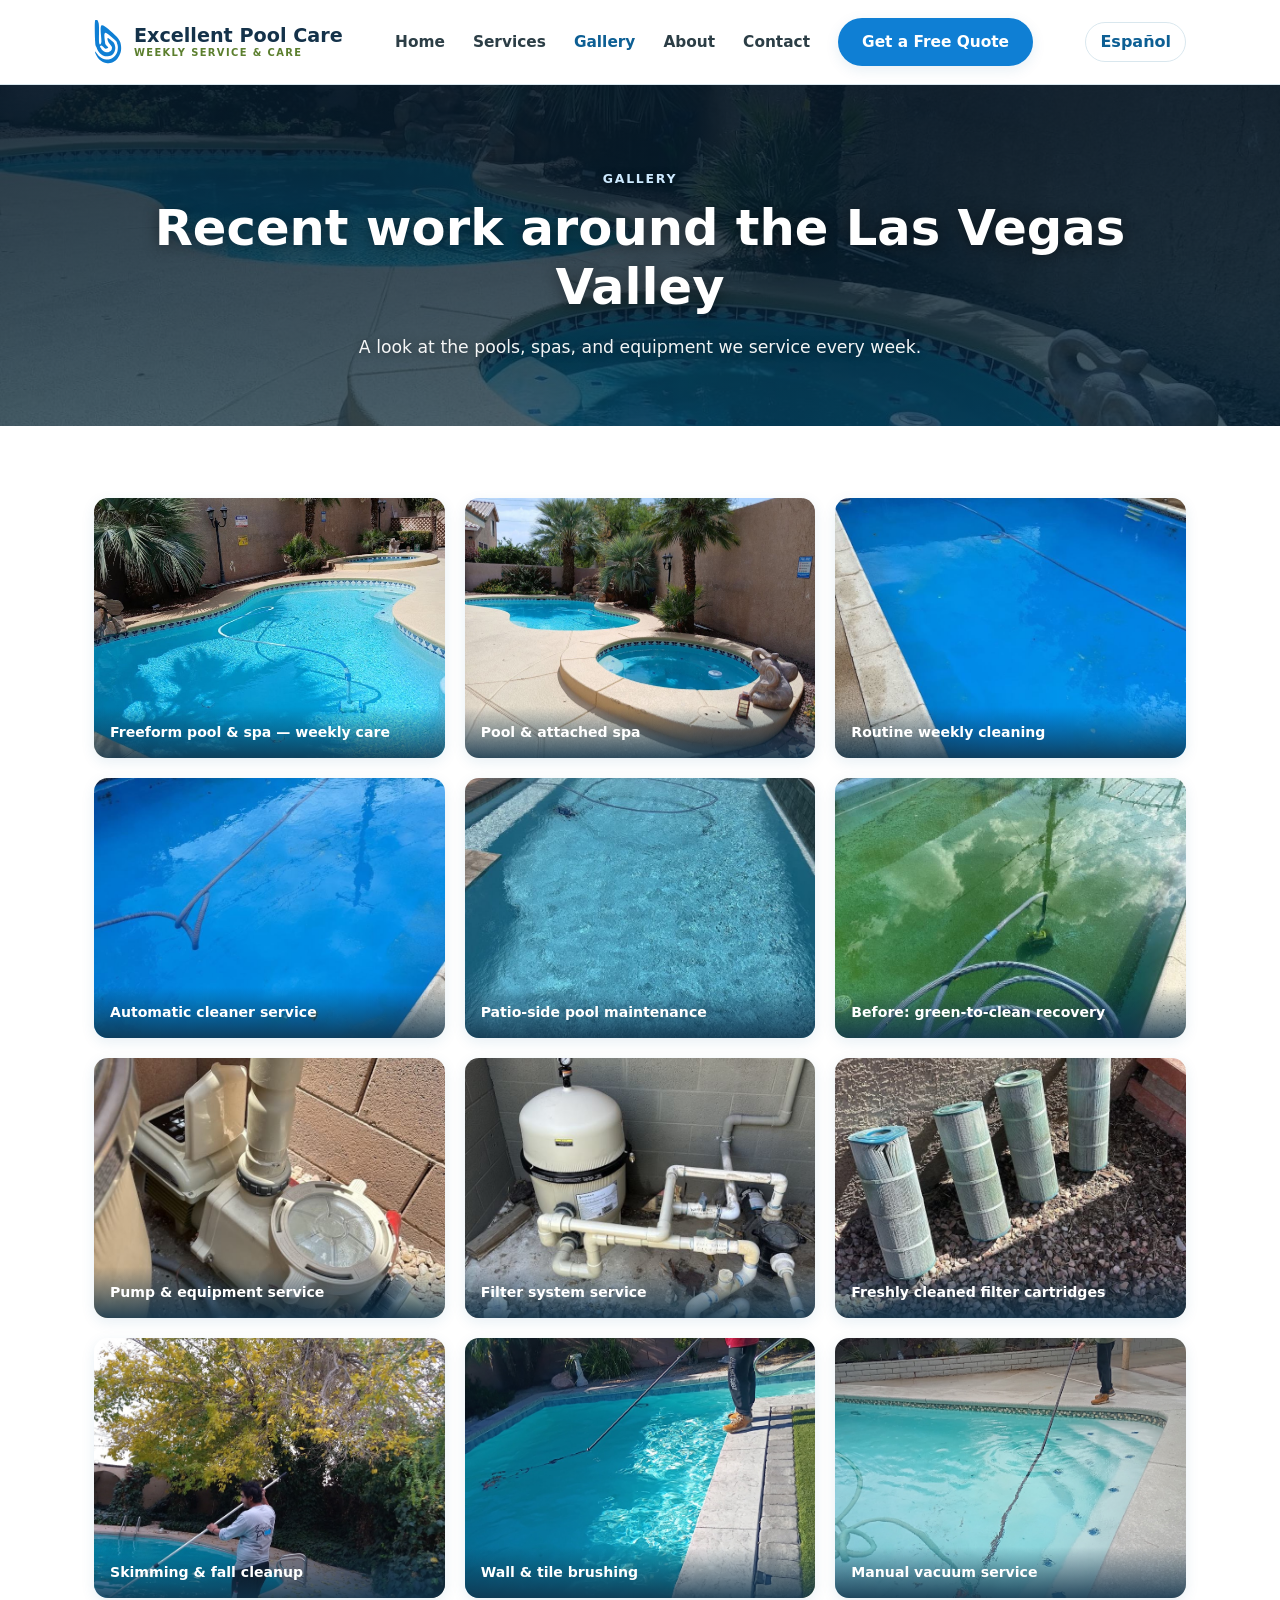
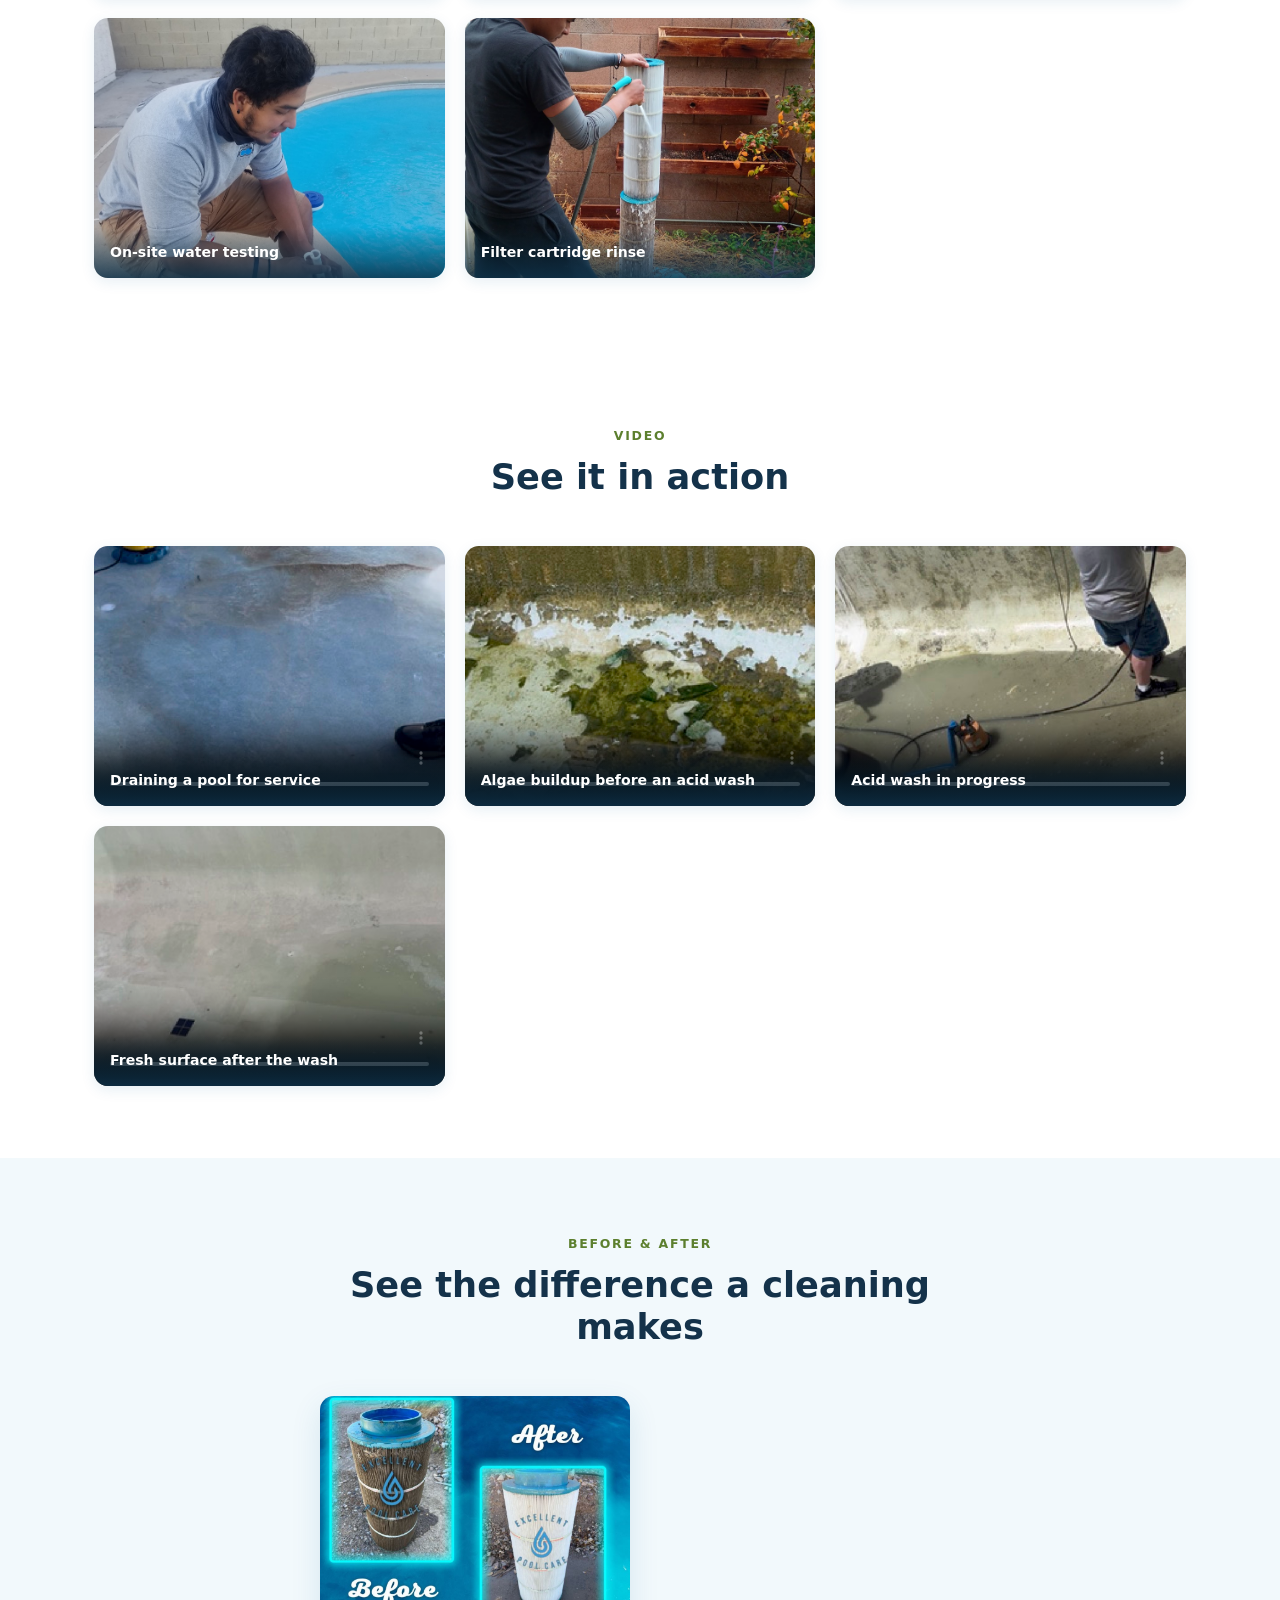
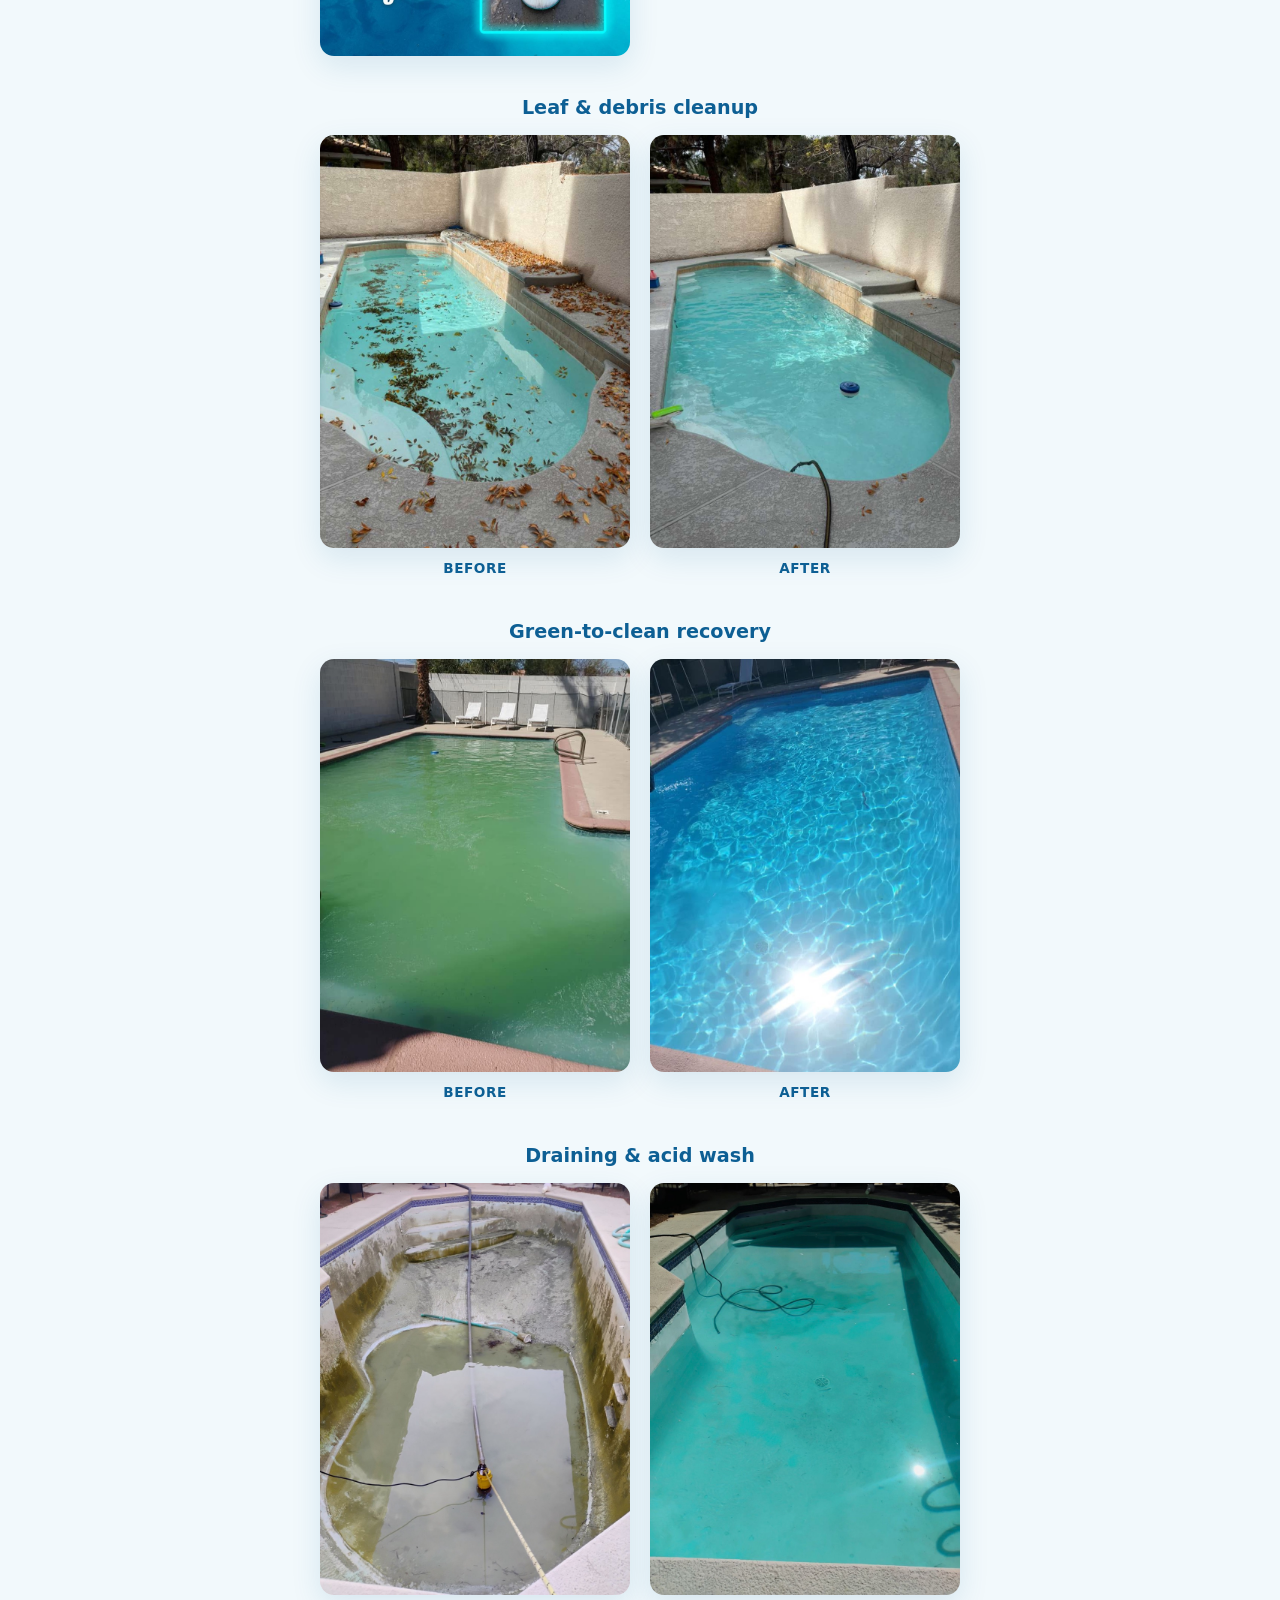
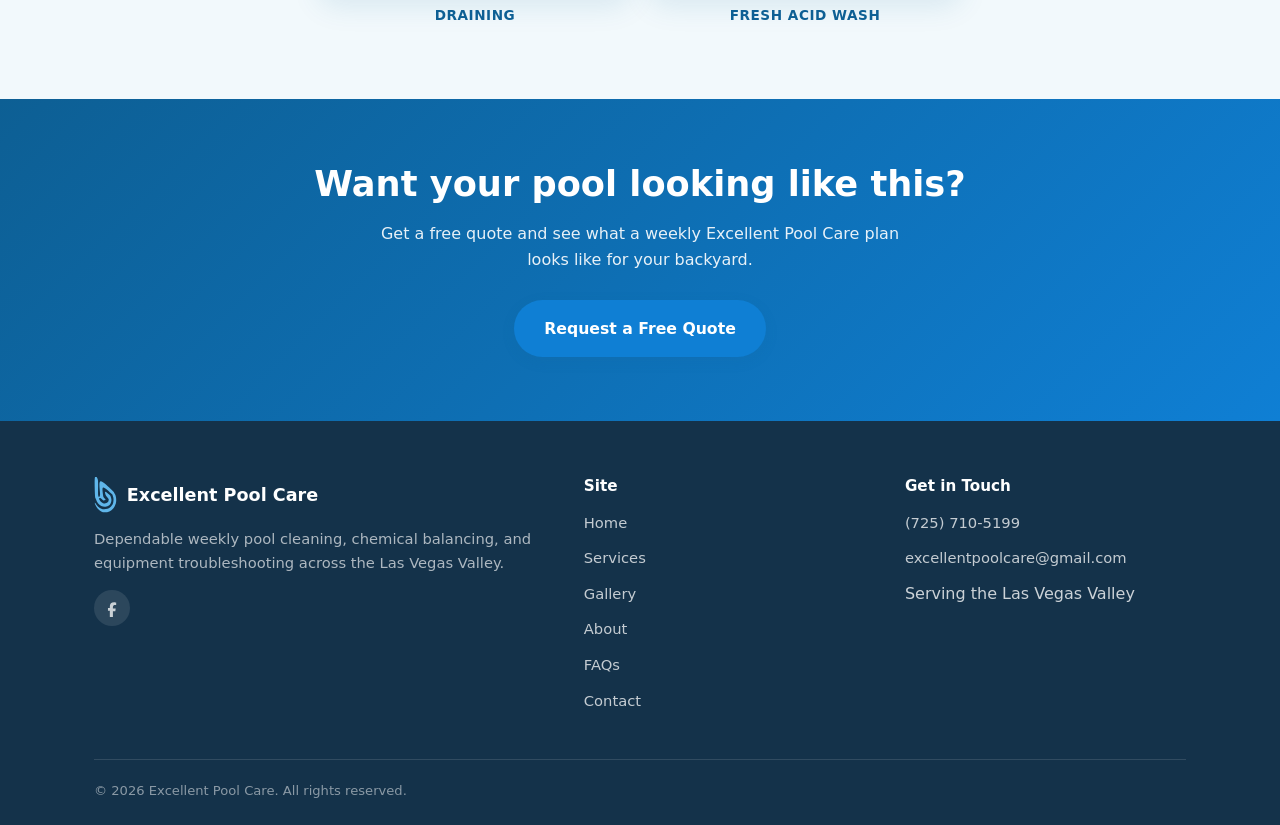
<file: gallery.html>
<!DOCTYPE html>
<html lang="en">
<head>
<meta charset="UTF-8">
<meta name="viewport" content="width=device-width, initial-scale=1.0">
<title>Gallery | Excellent Pool Care</title>
<meta name="description" content="See recent Excellent Pool Care work: sparkling pools, spa care, filter cleaning, and green-to-clean recoveries across the Las Vegas Valley.">
<link rel="icon" type="image/svg+xml" href="images/favicon.svg">
<link rel="preload" as="image" href="images/lagoon-pool.jpg">
<link rel="stylesheet" href="css/style.css">
</head>
<body>


<header class="site-header">
  <div class="container">
    <a class="brand" href="index.html">
      <svg class="brand-mark" viewBox="0 0 63.44 100" xmlns="http://www.w3.org/2000/svg" aria-hidden="true">
        <path d="M 2.39 1.91 C 1.04 8.80 2.17 39.37 2.63 49.22 C 3.09 59.08 3.74 57.13 5.14 61.05 C 6.53 64.97 8.48 69.53 10.99 72.76 C 13.50 75.99 16.75 78.79 20.19 80.41 C 23.64 82.02 27.98 82.80 31.66 82.44 C 35.34 82.08 39.71 80.23 42.29 78.26 C 44.88 76.28 46.18 73.28 47.19 70.61 C 48.21 67.94 48.55 65.03 48.39 62.25 C 48.23 59.46 47.15 56.03 46.24 53.88 C 45.32 51.73 45.36 51.51 42.89 49.34 C 40.42 47.17 33.17 40.80 31.42 40.86 C 29.67 40.92 30.92 46.44 32.38 49.70 C 33.83 52.97 38.79 57.81 40.14 60.45 C 41.50 63.10 40.72 64.08 40.50 65.59 C 40.28 67.10 40.14 68.28 38.83 69.53 C 37.51 70.79 34.89 72.60 32.62 73.12 C 30.35 73.64 27.44 73.36 25.21 72.64 C 22.98 71.92 20.99 70.51 19.24 68.82 C 17.48 67.12 15.59 64.06 14.70 62.49 C 13.80 60.91 13.36 60.04 13.86 59.38 C 14.36 58.72 15.79 57.67 17.68 58.54 C 19.57 59.42 23.40 63.62 25.21 64.64 C 27.02 65.65 27.36 65.03 28.55 64.64 C 29.75 64.24 32.52 63.46 32.38 62.25 C 32.24 61.03 28.91 59.22 27.72 57.35 C 26.52 55.48 25.59 55.69 25.21 51.02 C 24.83 46.34 21.55 30.03 25.45 29.27 C 29.35 28.51 44.13 42.47 48.63 46.48 C 53.13 50.48 51.51 50.90 52.45 53.29 C 53.39 55.68 54.10 57.83 54.24 60.81 C 54.38 63.80 54.00 68.24 53.29 71.21 C 52.57 74.17 51.43 76.34 49.94 78.61 C 48.45 80.88 46.40 83.19 44.32 84.83 C 42.25 86.46 40.26 87.59 37.51 88.41 C 34.77 89.23 30.68 89.78 27.84 89.73 C 24.99 89.67 23.12 89.27 20.43 88.05 C 17.74 86.84 14.68 85.19 11.71 82.44 C 8.74 79.69 3.84 72.22 2.63 71.57 C 1.41 70.91 3.11 75.73 4.42 78.49 C 5.73 81.26 7.93 85.32 10.51 88.17 C 13.10 91.02 16.71 93.91 19.95 95.58 C 23.20 97.25 26.18 98.17 29.99 98.21 C 33.79 98.25 38.87 97.63 42.77 95.82 C 46.67 94.01 50.44 91.08 53.41 87.34 C 56.37 83.59 59.22 77.94 60.57 73.36 C 61.93 68.78 61.89 64.14 61.53 59.86 C 61.17 55.58 60.67 51.89 58.42 47.67 C 56.17 43.45 54.88 40.44 48.03 34.53 C 41.18 28.61 22.54 9.58 17.32 12.19 C 12.11 14.79 17.68 43.71 16.73 50.18 C 15.77 56.65 12.58 58.06 11.59 51.02 C 10.59 43.97 12.29 16.07 10.75 7.89 C 9.22 -0.30 3.74 -4.98 2.39 1.91 Z" fill="#0f7fd4"/>
      </svg>
      <span class="brand-name">Excellent Pool Care<small>WEEKLY SERVICE &amp; CARE</small></span>
    </a>
    <nav class="main-nav">
      <ul>
        <li><a href="index.html">Home</a></li>
        <li><a href="services.html">Services</a></li>
        <li><a href="gallery.html" aria-current="page">Gallery</a></li>
        <li><a href="about.html">About</a></li>
        <li><a href="contact.html">Contact</a></li>
        <li><a class="btn btn-primary" href="contact.html">Get a Free Quote</a></li>
      </ul>
    </nav>
    <div class="header-actions">
      <a class="lang-switch" href="es/gallery.html" aria-label="Ver este sitio en español">Español</a>
      <button class="nav-toggle" aria-label="Toggle navigation menu" aria-expanded="false">
        <span></span><span></span><span></span>
      </button>
    </div>
  </div>
</header>

<main>

  <section class="page-hero" style="background-image: url('images/lagoon-pool.jpg');">
    <div class="container">
      <span class="eyebrow" style="color:#cdeaff;">Gallery</span>
      <h1 style="color:#fff;">Recent work around the Las Vegas Valley</h1>
      <p>A look at the pools, spas, and equipment we service every week.</p>
    </div>
  </section>

  <section>
    <div class="container">
      <div class="gallery-grid">
        <figure>
          <img src="images/hero-pool.jpg" alt="Freeform pool and spa maintained by Excellent Pool Care">
          <figcaption>Freeform pool &amp; spa — weekly care</figcaption>
        </figure>
        <figure>
          <img src="images/lagoon-pool.jpg" alt="Pool and attached spa with clear blue water">
          <figcaption>Pool &amp; attached spa</figcaption>
        </figure>
        <figure>
          <img src="images/gallery-clean-1.jpg" alt="Backyard pool with sparkling clear water">
          <figcaption>Routine weekly cleaning</figcaption>
        </figure>
        <figure>
          <img src="images/gallery-clean-2.jpg" alt="Clean rectangular pool with automatic cleaner running">
          <figcaption>Automatic cleaner service</figcaption>
        </figure>
        <figure>
          <img src="images/gallery-clean-3.jpg" alt="Clean pool with patio and lounge seating">
          <figcaption>Patio-side pool maintenance</figcaption>
        </figure>
        <figure>
          <img src="images/green-pool-before.jpg" alt="Green algae pool before Excellent Pool Care recovery service">
          <figcaption>Before: green-to-clean recovery</figcaption>
        </figure>
        <figure>
          <img src="images/equipment-pump.jpg" alt="Pool pump serviced by Excellent Pool Care technician">
          <figcaption>Pump &amp; equipment service</figcaption>
        </figure>
        <figure>
          <img src="images/equipment-filter.jpg" alt="Pool filter tank and plumbing serviced by Excellent Pool Care">
          <figcaption>Filter system service</figcaption>
        </figure>
        <figure>
          <img src="images/filters-clean.jpg" alt="Freshly cleaned pool filter cartridges">
          <figcaption>Freshly cleaned filter cartridges</figcaption>
        </figure>
        <figure>
          <img src="images/gallery-skimming-fall.jpg" alt="Excellent Pool Care technician skimming a pool surrounded by fall leaves">
          <figcaption>Skimming &amp; fall cleanup</figcaption>
        </figure>
        <figure>
          <img src="images/gallery-brushing-walls.jpg" alt="Excellent Pool Care technician brushing pool walls">
          <figcaption>Wall &amp; tile brushing</figcaption>
        </figure>
        <figure>
          <img src="images/gallery-vacuum-service.jpg" alt="Excellent Pool Care technician vacuuming a pool">
          <figcaption>Manual vacuum service</figcaption>
        </figure>
        <figure>
          <img src="images/gallery-water-testing.jpg" alt="Excellent Pool Care technician testing pool water chemistry">
          <figcaption>On-site water testing</figcaption>
        </figure>
        <figure>
          <img src="images/gallery-filter-spray.jpg" alt="Excellent Pool Care technician rinsing a pool filter cartridge">
          <figcaption>Filter cartridge rinse</figcaption>
        </figure>
      </div>
    </div>
  </section>

  <section>
    <div class="container">
      <div class="section-head">
        <span class="eyebrow">Video</span>
        <h2>See it in action</h2>
      </div>
      <div class="gallery-grid">
        <figure>
          <video controls muted preload="metadata" poster="images/video-poster-draining.jpg">
            <source src="clips/pool-draining.mp4" type="video/mp4">
          </video>
          <figcaption>Draining a pool for service</figcaption>
        </figure>
        <figure>
          <video controls muted preload="metadata" poster="images/video-poster-algae-before.jpg">
            <source src="clips/algae-before-wash.mp4" type="video/mp4">
          </video>
          <figcaption>Algae buildup before an acid wash</figcaption>
        </figure>
        <figure>
          <video controls muted preload="metadata" poster="images/video-poster-acid-wash.jpg">
            <source src="clips/acid-wash-in-progress.mp4" type="video/mp4">
          </video>
          <figcaption>Acid wash in progress</figcaption>
        </figure>
        <figure>
          <video controls muted preload="metadata" poster="images/video-poster-acid-after.jpg">
            <source src="clips/acid-wash-after.mp4" type="video/mp4">
          </video>
          <figcaption>Fresh surface after the wash</figcaption>
        </figure>
      </div>
    </div>
  </section>

  <section class="section-alt">
    <div class="container">
      <div class="section-head">
        <span class="eyebrow">Before &amp; After</span>
        <h2>See the difference a cleaning makes</h2>
      </div>
      <div class="before-after" style="max-width: 640px; margin: 0 auto;">
        <figure>
          <img src="images/filter-before-after.jpg" alt="Pool filter cartridge before and after cleaning by Excellent Pool Care">
        </figure>
      </div>

      <h3 class="text-center mt-lg" style="color: var(--color-primary-dark);">Leaf &amp; debris cleanup</h3>
      <div class="before-after" style="max-width: 640px; margin: 0 auto;">
        <figure>
          <img src="images/leaves-before.jpg" alt="Pool covered in fallen leaves before Excellent Pool Care cleaning">
          <figcaption>Before</figcaption>
        </figure>
        <figure>
          <img src="images/leaves-after.jpg" alt="Same pool sparkling clean after Excellent Pool Care cleaning">
          <figcaption>After</figcaption>
        </figure>
      </div>

      <h3 class="text-center mt-lg" style="color: var(--color-primary-dark);">Green-to-clean recovery</h3>
      <div class="before-after" style="max-width: 640px; margin: 0 auto;">
        <figure>
          <img src="images/green-pool-before-2.jpg" alt="Green algae pool before Excellent Pool Care recovery service">
          <figcaption>Before</figcaption>
        </figure>
        <figure>
          <img src="images/green-pool-after-2.jpg" alt="Same pool crystal clear after Excellent Pool Care recovery service">
          <figcaption>After</figcaption>
        </figure>
      </div>

      <h3 class="text-center mt-lg" style="color: var(--color-primary-dark);">Draining &amp; acid wash</h3>
      <div class="before-after" style="max-width: 640px; margin: 0 auto;">
        <figure>
          <img src="images/pool-draining-before.jpg" alt="Pool being drained by Excellent Pool Care ahead of an acid wash">
          <figcaption>Draining</figcaption>
        </figure>
        <figure>
          <img src="images/pool-acidwash-after.jpg" alt="Pool surface freshly acid washed by Excellent Pool Care">
          <figcaption>Fresh Acid Wash</figcaption>
        </figure>
      </div>
    </div>
  </section>

  <section class="cta-band">
    <div class="container">
      <h2>Want your pool looking like this?</h2>
      <p>Get a free quote and see what a weekly Excellent Pool Care plan looks like for your backyard.</p>
      <a href="contact.html" class="btn btn-primary">Request a Free Quote</a>
    </div>
  </section>

</main>

<footer class="site-footer">
  <div class="container">
    <div class="footer-grid">
      <div>
        <div class="footer-brand">
          <svg viewBox="0 0 63.44 100" xmlns="http://www.w3.org/2000/svg" aria-hidden="true">
            <path d="M 2.39 1.91 C 1.04 8.80 2.17 39.37 2.63 49.22 C 3.09 59.08 3.74 57.13 5.14 61.05 C 6.53 64.97 8.48 69.53 10.99 72.76 C 13.50 75.99 16.75 78.79 20.19 80.41 C 23.64 82.02 27.98 82.80 31.66 82.44 C 35.34 82.08 39.71 80.23 42.29 78.26 C 44.88 76.28 46.18 73.28 47.19 70.61 C 48.21 67.94 48.55 65.03 48.39 62.25 C 48.23 59.46 47.15 56.03 46.24 53.88 C 45.32 51.73 45.36 51.51 42.89 49.34 C 40.42 47.17 33.17 40.80 31.42 40.86 C 29.67 40.92 30.92 46.44 32.38 49.70 C 33.83 52.97 38.79 57.81 40.14 60.45 C 41.50 63.10 40.72 64.08 40.50 65.59 C 40.28 67.10 40.14 68.28 38.83 69.53 C 37.51 70.79 34.89 72.60 32.62 73.12 C 30.35 73.64 27.44 73.36 25.21 72.64 C 22.98 71.92 20.99 70.51 19.24 68.82 C 17.48 67.12 15.59 64.06 14.70 62.49 C 13.80 60.91 13.36 60.04 13.86 59.38 C 14.36 58.72 15.79 57.67 17.68 58.54 C 19.57 59.42 23.40 63.62 25.21 64.64 C 27.02 65.65 27.36 65.03 28.55 64.64 C 29.75 64.24 32.52 63.46 32.38 62.25 C 32.24 61.03 28.91 59.22 27.72 57.35 C 26.52 55.48 25.59 55.69 25.21 51.02 C 24.83 46.34 21.55 30.03 25.45 29.27 C 29.35 28.51 44.13 42.47 48.63 46.48 C 53.13 50.48 51.51 50.90 52.45 53.29 C 53.39 55.68 54.10 57.83 54.24 60.81 C 54.38 63.80 54.00 68.24 53.29 71.21 C 52.57 74.17 51.43 76.34 49.94 78.61 C 48.45 80.88 46.40 83.19 44.32 84.83 C 42.25 86.46 40.26 87.59 37.51 88.41 C 34.77 89.23 30.68 89.78 27.84 89.73 C 24.99 89.67 23.12 89.27 20.43 88.05 C 17.74 86.84 14.68 85.19 11.71 82.44 C 8.74 79.69 3.84 72.22 2.63 71.57 C 1.41 70.91 3.11 75.73 4.42 78.49 C 5.73 81.26 7.93 85.32 10.51 88.17 C 13.10 91.02 16.71 93.91 19.95 95.58 C 23.20 97.25 26.18 98.17 29.99 98.21 C 33.79 98.25 38.87 97.63 42.77 95.82 C 46.67 94.01 50.44 91.08 53.41 87.34 C 56.37 83.59 59.22 77.94 60.57 73.36 C 61.93 68.78 61.89 64.14 61.53 59.86 C 61.17 55.58 60.67 51.89 58.42 47.67 C 56.17 43.45 54.88 40.44 48.03 34.53 C 41.18 28.61 22.54 9.58 17.32 12.19 C 12.11 14.79 17.68 43.71 16.73 50.18 C 15.77 56.65 12.58 58.06 11.59 51.02 C 10.59 43.97 12.29 16.07 10.75 7.89 C 9.22 -0.30 3.74 -4.98 2.39 1.91 Z" fill="#5fb6ea"/>
          </svg>
          <span>Excellent Pool Care</span>
        </div>
        <p>Dependable weekly pool cleaning, chemical balancing, and equipment troubleshooting across the Las Vegas Valley.</p>
        <div class="footer-social">
          <a href="https://www.facebook.com/Excellentpoolcare" target="_blank" rel="noopener" aria-label="Excellent Pool Care on Facebook">
            <svg viewBox="0 0 24 24" fill="currentColor" aria-hidden="true"><path d="M9.101 23.691v-7.98H6.627v-3.667h2.474v-1.58c0-4.085 1.848-5.978 5.858-5.978.401 0 .955.042 1.468.103a8.68 8.68 0 0 1 1.141.195v3.325a8.623 8.623 0 0 0-.653-.036 4.6 4.6 0 0 0-.674-.006c-.922 0-1.663.198-2.2.699-.577.523-.855 1.323-.855 2.412v1.353l3.746.001-.494 3.667h-3.223v7.98H9.101z"/></svg>
          </a>
        </div>
      </div>
      <div>
        <h4>Site</h4>
        <ul>
          <li><a href="index.html">Home</a></li>
          <li><a href="services.html">Services</a></li>
          <li><a href="gallery.html">Gallery</a></li>
          <li><a href="about.html">About</a></li>
          <li><a href="faq.html">FAQs</a></li>
          <li><a href="contact.html">Contact</a></li>
        </ul>
      </div>
      <div>
        <h4>Get in Touch</h4>
        <ul>
          <li><a href="tel:+17257105199">(725) 710-5199</a></li>
          <li><a href="mailto:excellentpoolcare@gmail.com">excellentpoolcare@gmail.com</a></li>
          <li>Serving the Las Vegas Valley</li>
        </ul>
      </div>
    </div>
    <div class="footer-bottom">
      <span>&copy; <span id="year"></span> Excellent Pool Care. All rights reserved.</span>
    </div>
  </div>
</footer>

<script src="js/main.js"></script>
</body>
</html>
</file>
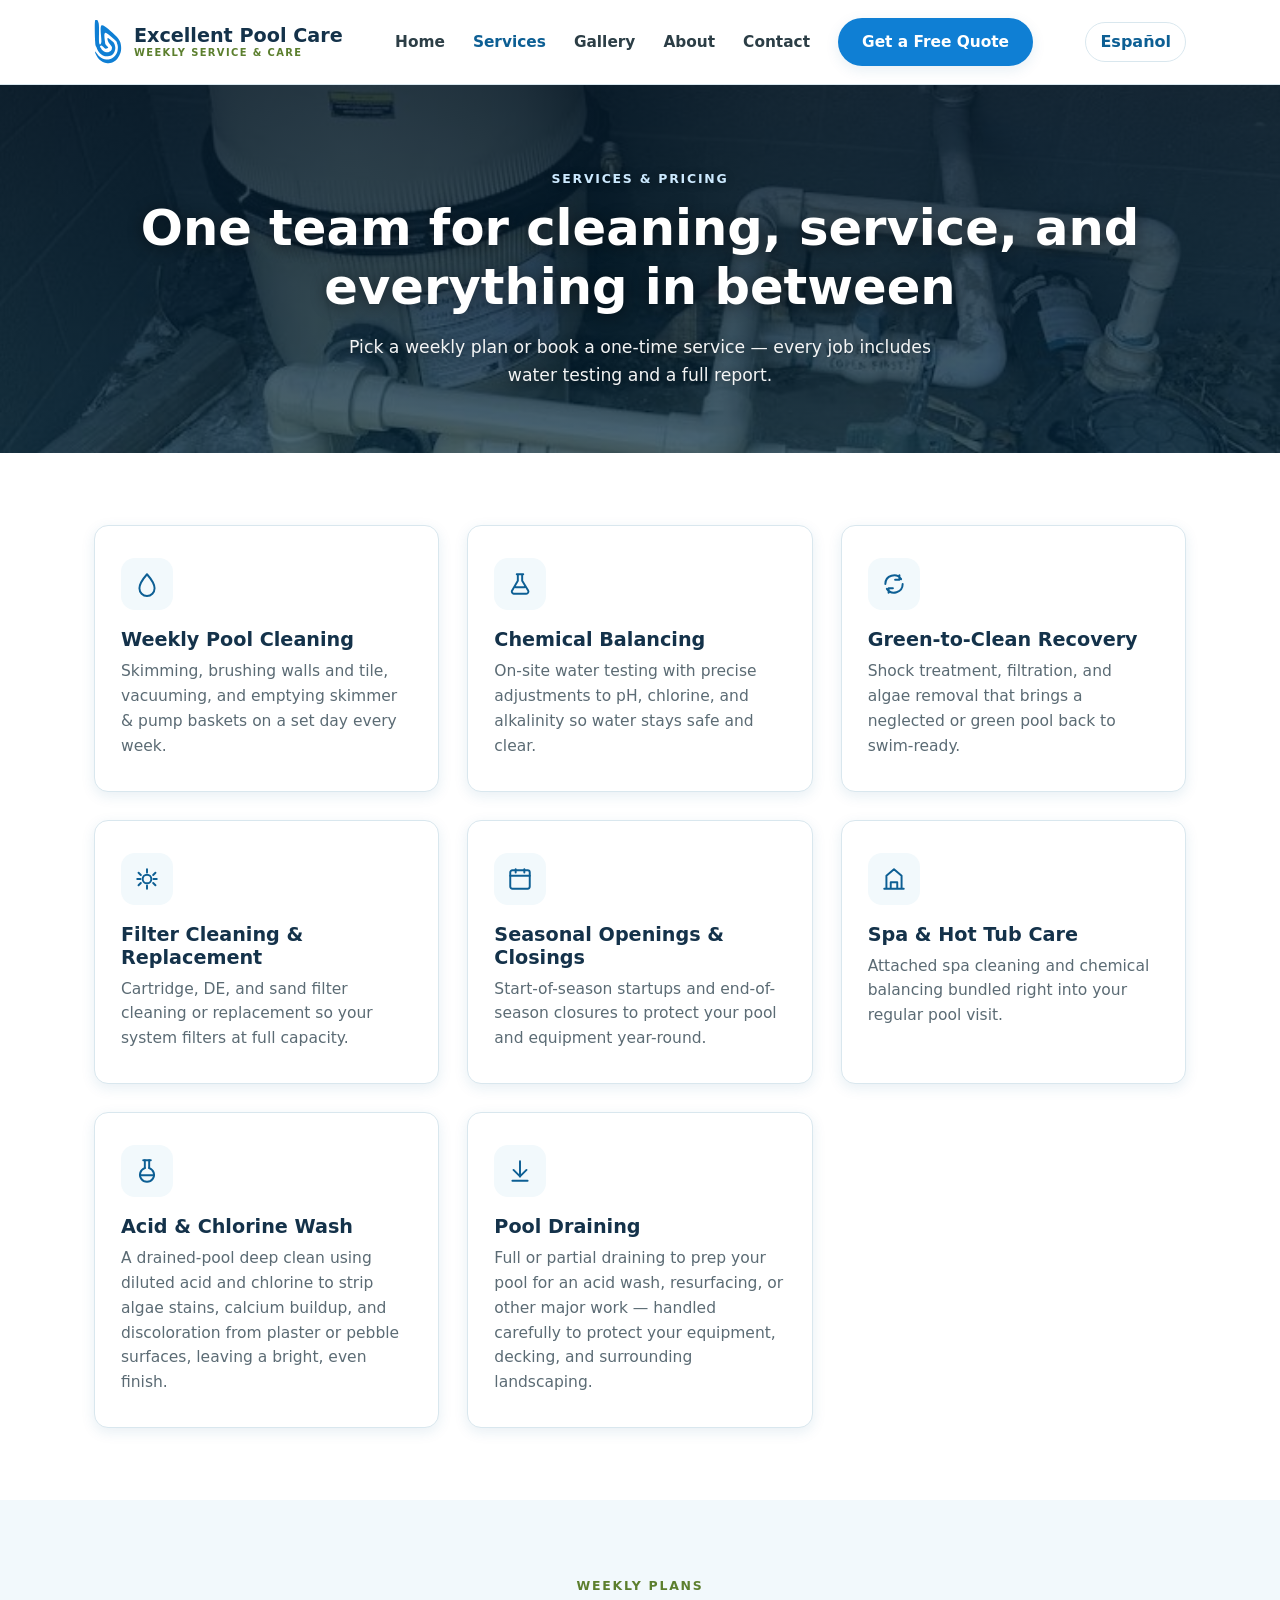
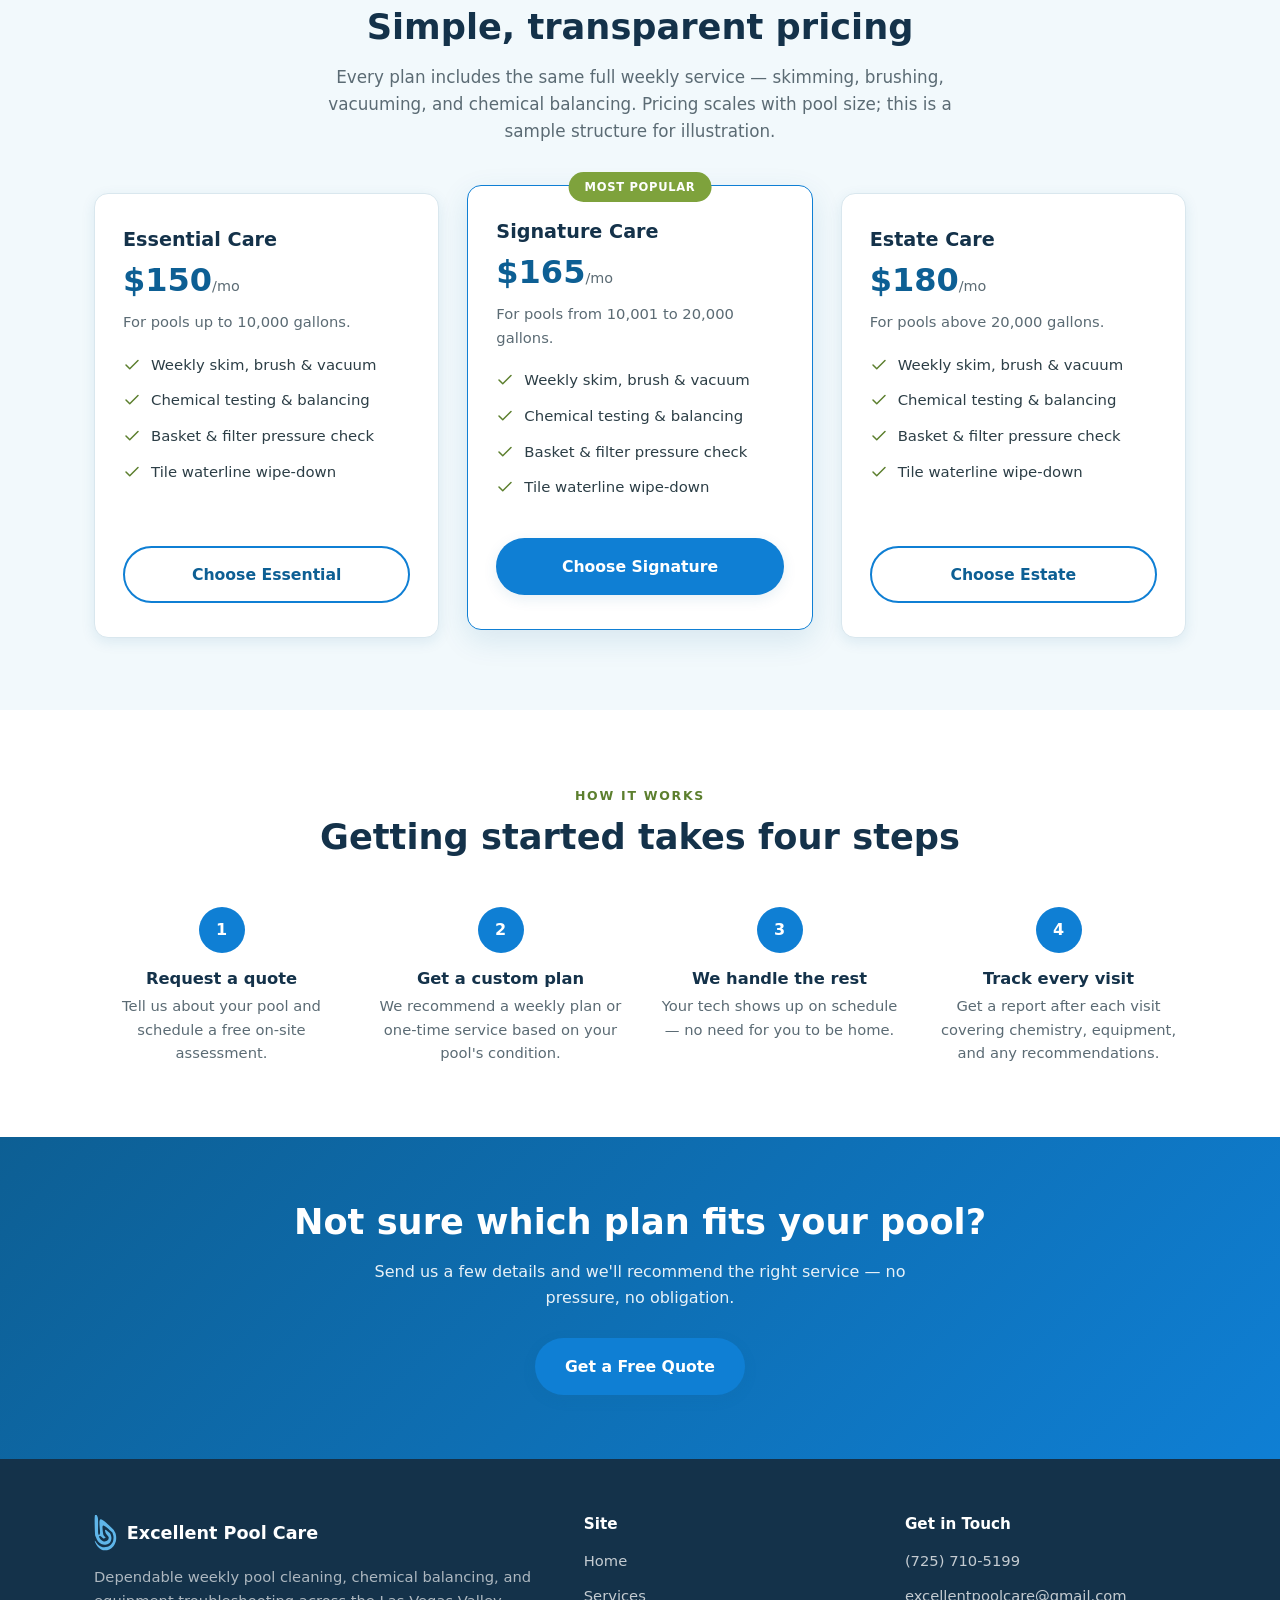
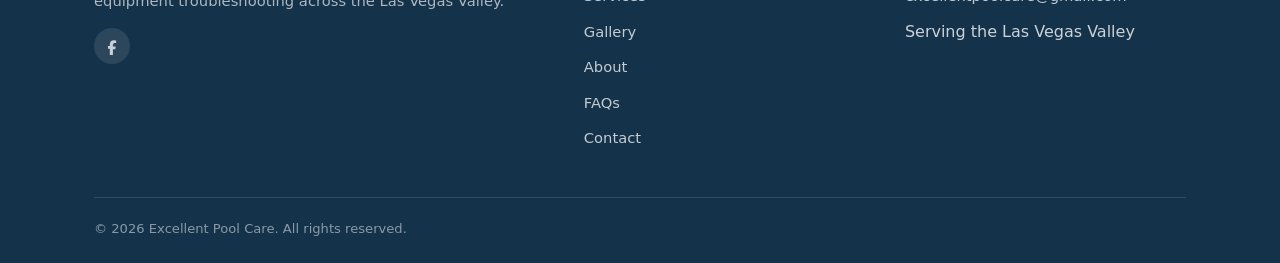
<file: services.html>
<!DOCTYPE html>
<html lang="en">
<head>
<meta charset="UTF-8">
<meta name="viewport" content="width=device-width, initial-scale=1.0">
<title>Services &amp; Pricing | Excellent Pool Care</title>
<meta name="description" content="Weekly pool cleaning, chemical balancing, green-to-clean recovery, filter cleaning, equipment troubleshooting, and seasonal openings/closings from Excellent Pool Care.">
<link rel="icon" type="image/svg+xml" href="images/favicon.svg">
<link rel="preload" as="image" href="images/equipment-filter.jpg">
<link rel="stylesheet" href="css/style.css">
</head>
<body>


<header class="site-header">
  <div class="container">
    <a class="brand" href="index.html">
      <svg class="brand-mark" viewBox="0 0 63.44 100" xmlns="http://www.w3.org/2000/svg" aria-hidden="true">
        <path d="M 2.39 1.91 C 1.04 8.80 2.17 39.37 2.63 49.22 C 3.09 59.08 3.74 57.13 5.14 61.05 C 6.53 64.97 8.48 69.53 10.99 72.76 C 13.50 75.99 16.75 78.79 20.19 80.41 C 23.64 82.02 27.98 82.80 31.66 82.44 C 35.34 82.08 39.71 80.23 42.29 78.26 C 44.88 76.28 46.18 73.28 47.19 70.61 C 48.21 67.94 48.55 65.03 48.39 62.25 C 48.23 59.46 47.15 56.03 46.24 53.88 C 45.32 51.73 45.36 51.51 42.89 49.34 C 40.42 47.17 33.17 40.80 31.42 40.86 C 29.67 40.92 30.92 46.44 32.38 49.70 C 33.83 52.97 38.79 57.81 40.14 60.45 C 41.50 63.10 40.72 64.08 40.50 65.59 C 40.28 67.10 40.14 68.28 38.83 69.53 C 37.51 70.79 34.89 72.60 32.62 73.12 C 30.35 73.64 27.44 73.36 25.21 72.64 C 22.98 71.92 20.99 70.51 19.24 68.82 C 17.48 67.12 15.59 64.06 14.70 62.49 C 13.80 60.91 13.36 60.04 13.86 59.38 C 14.36 58.72 15.79 57.67 17.68 58.54 C 19.57 59.42 23.40 63.62 25.21 64.64 C 27.02 65.65 27.36 65.03 28.55 64.64 C 29.75 64.24 32.52 63.46 32.38 62.25 C 32.24 61.03 28.91 59.22 27.72 57.35 C 26.52 55.48 25.59 55.69 25.21 51.02 C 24.83 46.34 21.55 30.03 25.45 29.27 C 29.35 28.51 44.13 42.47 48.63 46.48 C 53.13 50.48 51.51 50.90 52.45 53.29 C 53.39 55.68 54.10 57.83 54.24 60.81 C 54.38 63.80 54.00 68.24 53.29 71.21 C 52.57 74.17 51.43 76.34 49.94 78.61 C 48.45 80.88 46.40 83.19 44.32 84.83 C 42.25 86.46 40.26 87.59 37.51 88.41 C 34.77 89.23 30.68 89.78 27.84 89.73 C 24.99 89.67 23.12 89.27 20.43 88.05 C 17.74 86.84 14.68 85.19 11.71 82.44 C 8.74 79.69 3.84 72.22 2.63 71.57 C 1.41 70.91 3.11 75.73 4.42 78.49 C 5.73 81.26 7.93 85.32 10.51 88.17 C 13.10 91.02 16.71 93.91 19.95 95.58 C 23.20 97.25 26.18 98.17 29.99 98.21 C 33.79 98.25 38.87 97.63 42.77 95.82 C 46.67 94.01 50.44 91.08 53.41 87.34 C 56.37 83.59 59.22 77.94 60.57 73.36 C 61.93 68.78 61.89 64.14 61.53 59.86 C 61.17 55.58 60.67 51.89 58.42 47.67 C 56.17 43.45 54.88 40.44 48.03 34.53 C 41.18 28.61 22.54 9.58 17.32 12.19 C 12.11 14.79 17.68 43.71 16.73 50.18 C 15.77 56.65 12.58 58.06 11.59 51.02 C 10.59 43.97 12.29 16.07 10.75 7.89 C 9.22 -0.30 3.74 -4.98 2.39 1.91 Z" fill="#0f7fd4"/>
      </svg>
      <span class="brand-name">Excellent Pool Care<small>WEEKLY SERVICE &amp; CARE</small></span>
    </a>
    <nav class="main-nav">
      <ul>
        <li><a href="index.html">Home</a></li>
        <li><a href="services.html" aria-current="page">Services</a></li>
        <li><a href="gallery.html">Gallery</a></li>
        <li><a href="about.html">About</a></li>
        <li><a href="contact.html">Contact</a></li>
        <li><a class="btn btn-primary" href="contact.html">Get a Free Quote</a></li>
      </ul>
    </nav>
    <div class="header-actions">
      <a class="lang-switch" href="es/services.html" aria-label="Ver este sitio en español">Español</a>
      <button class="nav-toggle" aria-label="Toggle navigation menu" aria-expanded="false">
        <span></span><span></span><span></span>
      </button>
    </div>
  </div>
</header>

<main>

  <section class="page-hero" style="background-image: url('images/equipment-filter.jpg');">
    <div class="container">
      <span class="eyebrow" style="color:#cdeaff;">Services &amp; Pricing</span>
      <h1 style="color:#fff;">One team for cleaning, service, and everything in between</h1>
      <p>Pick a weekly plan or book a one-time service — every job includes water testing and a full report.</p>
    </div>
  </section>

  <!-- Service list -->
  <section>
    <div class="container">
      <div class="grid grid-3">
        <div class="card">
          <div class="icon-badge">
            <svg viewBox="0 0 24 24" fill="none" stroke="currentColor" stroke-width="1.8" stroke-linecap="round" stroke-linejoin="round"><path d="M12 3s7 8 7 13a7 7 0 0 1-14 0c0-5 7-13 7-13Z"/></svg>
          </div>
          <h3>Weekly Pool Cleaning</h3>
          <p>Skimming, brushing walls and tile, vacuuming, and emptying skimmer &amp; pump baskets on a set day every week.</p>
        </div>
        <div class="card">
          <div class="icon-badge">
            <svg viewBox="0 0 24 24" fill="none" stroke="currentColor" stroke-width="1.8" stroke-linecap="round" stroke-linejoin="round"><path d="M9 3h6M10 3v6l-5.5 9.5A2 2 0 0 0 6.2 21h11.6a2 2 0 0 0 1.7-3.03L14 9V3M8 15h8"/></svg>
          </div>
          <h3>Chemical Balancing</h3>
          <p>On-site water testing with precise adjustments to pH, chlorine, and alkalinity so water stays safe and clear.</p>
        </div>
        <div class="card">
          <div class="icon-badge">
            <svg viewBox="0 0 24 24" fill="none" stroke="currentColor" stroke-width="1.8" stroke-linecap="round" stroke-linejoin="round"><path d="M4 12a8 8 0 0 1 14.6-4.5M20 12a8 8 0 0 1-14.6 4.5M17 4v4h-4M7 20v-4h4"/></svg>
          </div>
          <h3>Green-to-Clean Recovery</h3>
          <p>Shock treatment, filtration, and algae removal that brings a neglected or green pool back to swim-ready.</p>
        </div>
        <div class="card">
          <div class="icon-badge">
            <svg viewBox="0 0 24 24" fill="none" stroke="currentColor" stroke-width="1.8" stroke-linecap="round" stroke-linejoin="round"><path d="M12 3v3M12 18v3M4.2 6.2l2.1 2.1M17.7 15.7l2.1 2.1M3 12h3M18 12h3M4.2 17.8l2.1-2.1M17.7 8.3l2.1-2.1"/><circle cx="12" cy="12" r="4"/></svg>
          </div>
          <h3>Filter Cleaning &amp; Replacement</h3>
          <p>Cartridge, DE, and sand filter cleaning or replacement so your system filters at full capacity.</p>
        </div>
        <div class="card">
          <div class="icon-badge">
            <svg viewBox="0 0 24 24" fill="none" stroke="currentColor" stroke-width="1.8" stroke-linecap="round" stroke-linejoin="round"><rect x="3" y="4" width="18" height="17" rx="2"/><path d="M3 9h18M8 3v3M16 3v3"/></svg>
          </div>
          <h3>Seasonal Openings &amp; Closings</h3>
          <p>Start-of-season startups and end-of-season closures to protect your pool and equipment year-round.</p>
        </div>
        <div class="card">
          <div class="icon-badge">
            <svg viewBox="0 0 24 24" fill="none" stroke="currentColor" stroke-width="1.8" stroke-linecap="round" stroke-linejoin="round"><path d="M3 21h18M5 21V9l7-6 7 6v12M9 21v-6h6v6"/></svg>
          </div>
          <h3>Spa &amp; Hot Tub Care</h3>
          <p>Attached spa cleaning and chemical balancing bundled right into your regular pool visit.</p>
        </div>
        <div class="card">
          <div class="icon-badge">
            <svg viewBox="0 0 24 24" fill="none" stroke="currentColor" stroke-width="1.8" stroke-linecap="round" stroke-linejoin="round"><path d="M10 2v7.31"/><path d="M14 9.3V2"/><path d="M8.5 2h7"/><path d="M14 9.3a6.5 6.5 0 1 1-4 0"/><path d="M5.52 16h12.96"/></svg>
          </div>
          <h3>Acid &amp; Chlorine Wash</h3>
          <p>A drained-pool deep clean using diluted acid and chlorine to strip algae stains, calcium buildup, and discoloration from plaster or pebble surfaces, leaving a bright, even finish.</p>
        </div>
        <div class="card">
          <div class="icon-badge">
            <svg viewBox="0 0 24 24" fill="none" stroke="currentColor" stroke-width="1.8" stroke-linecap="round" stroke-linejoin="round"><path d="M12 17V3"/><path d="m6 11 6 6 6-6"/><path d="M19 21H5"/></svg>
          </div>
          <h3>Pool Draining</h3>
          <p>Full or partial draining to prep your pool for an acid wash, resurfacing, or other major work — handled carefully to protect your equipment, decking, and surrounding landscaping.</p>
        </div>
      </div>
    </div>
  </section>

  <!-- Pricing -->
  <section class="section-alt">
    <div class="container">
      <div class="section-head">
        <span class="eyebrow">Weekly Plans</span>
        <h2>Simple, transparent pricing</h2>
        <p>Every plan includes the same full weekly service — skimming, brushing, vacuuming, and chemical balancing. Pricing scales with pool size; this is a sample structure for illustration.</p>
      </div>

      <div class="plan-grid">
        <div class="plan">
          <h3>Essential Care</h3>
          <p class="price">$150<span>/mo</span></p>
          <p class="plan-desc">For pools up to 10,000 gallons.</p>
          <ul>
            <li><svg viewBox="0 0 24 24" fill="none" stroke="currentColor" stroke-width="2" stroke-linecap="round" stroke-linejoin="round"><path d="m20 6-11 11-5-5"/></svg>Weekly skim, brush &amp; vacuum</li>
            <li><svg viewBox="0 0 24 24" fill="none" stroke="currentColor" stroke-width="2" stroke-linecap="round" stroke-linejoin="round"><path d="m20 6-11 11-5-5"/></svg>Chemical testing &amp; balancing</li>
            <li><svg viewBox="0 0 24 24" fill="none" stroke="currentColor" stroke-width="2" stroke-linecap="round" stroke-linejoin="round"><path d="m20 6-11 11-5-5"/></svg>Basket &amp; filter pressure check</li>
            <li><svg viewBox="0 0 24 24" fill="none" stroke="currentColor" stroke-width="2" stroke-linecap="round" stroke-linejoin="round"><path d="m20 6-11 11-5-5"/></svg>Tile waterline wipe-down</li>
          </ul>
          <a href="contact.html?plan=essential" class="btn btn-secondary text-center">Choose Essential</a>
        </div>
        <div class="plan featured">
          <span class="plan-badge">Most Popular</span>
          <h3>Signature Care</h3>
          <p class="price">$165<span>/mo</span></p>
          <p class="plan-desc">For pools from 10,001 to 20,000 gallons.</p>
          <ul>
            <li><svg viewBox="0 0 24 24" fill="none" stroke="currentColor" stroke-width="2" stroke-linecap="round" stroke-linejoin="round"><path d="m20 6-11 11-5-5"/></svg>Weekly skim, brush &amp; vacuum</li>
            <li><svg viewBox="0 0 24 24" fill="none" stroke="currentColor" stroke-width="2" stroke-linecap="round" stroke-linejoin="round"><path d="m20 6-11 11-5-5"/></svg>Chemical testing &amp; balancing</li>
            <li><svg viewBox="0 0 24 24" fill="none" stroke="currentColor" stroke-width="2" stroke-linecap="round" stroke-linejoin="round"><path d="m20 6-11 11-5-5"/></svg>Basket &amp; filter pressure check</li>
            <li><svg viewBox="0 0 24 24" fill="none" stroke="currentColor" stroke-width="2" stroke-linecap="round" stroke-linejoin="round"><path d="m20 6-11 11-5-5"/></svg>Tile waterline wipe-down</li>
          </ul>
          <a href="contact.html?plan=signature" class="btn btn-primary text-center">Choose Signature</a>
        </div>
        <div class="plan">
          <h3>Estate Care</h3>
          <p class="price">$180<span>/mo</span></p>
          <p class="plan-desc">For pools above 20,000 gallons.</p>
          <ul>
            <li><svg viewBox="0 0 24 24" fill="none" stroke="currentColor" stroke-width="2" stroke-linecap="round" stroke-linejoin="round"><path d="m20 6-11 11-5-5"/></svg>Weekly skim, brush &amp; vacuum</li>
            <li><svg viewBox="0 0 24 24" fill="none" stroke="currentColor" stroke-width="2" stroke-linecap="round" stroke-linejoin="round"><path d="m20 6-11 11-5-5"/></svg>Chemical testing &amp; balancing</li>
            <li><svg viewBox="0 0 24 24" fill="none" stroke="currentColor" stroke-width="2" stroke-linecap="round" stroke-linejoin="round"><path d="m20 6-11 11-5-5"/></svg>Basket &amp; filter pressure check</li>
            <li><svg viewBox="0 0 24 24" fill="none" stroke="currentColor" stroke-width="2" stroke-linecap="round" stroke-linejoin="round"><path d="m20 6-11 11-5-5"/></svg>Tile waterline wipe-down</li>
          </ul>
          <a href="contact.html?plan=estate" class="btn btn-secondary text-center">Choose Estate</a>
        </div>
      </div>
    </div>
  </section>

  <!-- How it works -->
  <section>
    <div class="container">
      <div class="section-head">
        <span class="eyebrow">How It Works</span>
        <h2>Getting started takes four steps</h2>
      </div>
      <div class="steps">
        <div class="step">
          <div class="step-number">1</div>
          <h3>Request a quote</h3>
          <p>Tell us about your pool and schedule a free on-site assessment.</p>
        </div>
        <div class="step">
          <div class="step-number">2</div>
          <h3>Get a custom plan</h3>
          <p>We recommend a weekly plan or one-time service based on your pool's condition.</p>
        </div>
        <div class="step">
          <div class="step-number">3</div>
          <h3>We handle the rest</h3>
          <p>Your tech shows up on schedule — no need for you to be home.</p>
        </div>
        <div class="step">
          <div class="step-number">4</div>
          <h3>Track every visit</h3>
          <p>Get a report after each visit covering chemistry, equipment, and any recommendations.</p>
        </div>
      </div>
    </div>
  </section>

  <section class="cta-band">
    <div class="container">
      <h2>Not sure which plan fits your pool?</h2>
      <p>Send us a few details and we'll recommend the right service — no pressure, no obligation.</p>
      <a href="contact.html" class="btn btn-primary">Get a Free Quote</a>
    </div>
  </section>

</main>

<footer class="site-footer">
  <div class="container">
    <div class="footer-grid">
      <div>
        <div class="footer-brand">
          <svg viewBox="0 0 63.44 100" xmlns="http://www.w3.org/2000/svg" aria-hidden="true">
            <path d="M 2.39 1.91 C 1.04 8.80 2.17 39.37 2.63 49.22 C 3.09 59.08 3.74 57.13 5.14 61.05 C 6.53 64.97 8.48 69.53 10.99 72.76 C 13.50 75.99 16.75 78.79 20.19 80.41 C 23.64 82.02 27.98 82.80 31.66 82.44 C 35.34 82.08 39.71 80.23 42.29 78.26 C 44.88 76.28 46.18 73.28 47.19 70.61 C 48.21 67.94 48.55 65.03 48.39 62.25 C 48.23 59.46 47.15 56.03 46.24 53.88 C 45.32 51.73 45.36 51.51 42.89 49.34 C 40.42 47.17 33.17 40.80 31.42 40.86 C 29.67 40.92 30.92 46.44 32.38 49.70 C 33.83 52.97 38.79 57.81 40.14 60.45 C 41.50 63.10 40.72 64.08 40.50 65.59 C 40.28 67.10 40.14 68.28 38.83 69.53 C 37.51 70.79 34.89 72.60 32.62 73.12 C 30.35 73.64 27.44 73.36 25.21 72.64 C 22.98 71.92 20.99 70.51 19.24 68.82 C 17.48 67.12 15.59 64.06 14.70 62.49 C 13.80 60.91 13.36 60.04 13.86 59.38 C 14.36 58.72 15.79 57.67 17.68 58.54 C 19.57 59.42 23.40 63.62 25.21 64.64 C 27.02 65.65 27.36 65.03 28.55 64.64 C 29.75 64.24 32.52 63.46 32.38 62.25 C 32.24 61.03 28.91 59.22 27.72 57.35 C 26.52 55.48 25.59 55.69 25.21 51.02 C 24.83 46.34 21.55 30.03 25.45 29.27 C 29.35 28.51 44.13 42.47 48.63 46.48 C 53.13 50.48 51.51 50.90 52.45 53.29 C 53.39 55.68 54.10 57.83 54.24 60.81 C 54.38 63.80 54.00 68.24 53.29 71.21 C 52.57 74.17 51.43 76.34 49.94 78.61 C 48.45 80.88 46.40 83.19 44.32 84.83 C 42.25 86.46 40.26 87.59 37.51 88.41 C 34.77 89.23 30.68 89.78 27.84 89.73 C 24.99 89.67 23.12 89.27 20.43 88.05 C 17.74 86.84 14.68 85.19 11.71 82.44 C 8.74 79.69 3.84 72.22 2.63 71.57 C 1.41 70.91 3.11 75.73 4.42 78.49 C 5.73 81.26 7.93 85.32 10.51 88.17 C 13.10 91.02 16.71 93.91 19.95 95.58 C 23.20 97.25 26.18 98.17 29.99 98.21 C 33.79 98.25 38.87 97.63 42.77 95.82 C 46.67 94.01 50.44 91.08 53.41 87.34 C 56.37 83.59 59.22 77.94 60.57 73.36 C 61.93 68.78 61.89 64.14 61.53 59.86 C 61.17 55.58 60.67 51.89 58.42 47.67 C 56.17 43.45 54.88 40.44 48.03 34.53 C 41.18 28.61 22.54 9.58 17.32 12.19 C 12.11 14.79 17.68 43.71 16.73 50.18 C 15.77 56.65 12.58 58.06 11.59 51.02 C 10.59 43.97 12.29 16.07 10.75 7.89 C 9.22 -0.30 3.74 -4.98 2.39 1.91 Z" fill="#5fb6ea"/>
          </svg>
          <span>Excellent Pool Care</span>
        </div>
        <p>Dependable weekly pool cleaning, chemical balancing, and equipment troubleshooting across the Las Vegas Valley.</p>
        <div class="footer-social">
          <a href="https://www.facebook.com/Excellentpoolcare" target="_blank" rel="noopener" aria-label="Excellent Pool Care on Facebook">
            <svg viewBox="0 0 24 24" fill="currentColor" aria-hidden="true"><path d="M9.101 23.691v-7.98H6.627v-3.667h2.474v-1.58c0-4.085 1.848-5.978 5.858-5.978.401 0 .955.042 1.468.103a8.68 8.68 0 0 1 1.141.195v3.325a8.623 8.623 0 0 0-.653-.036 4.6 4.6 0 0 0-.674-.006c-.922 0-1.663.198-2.2.699-.577.523-.855 1.323-.855 2.412v1.353l3.746.001-.494 3.667h-3.223v7.98H9.101z"/></svg>
          </a>
        </div>
      </div>
      <div>
        <h4>Site</h4>
        <ul>
          <li><a href="index.html">Home</a></li>
          <li><a href="services.html">Services</a></li>
          <li><a href="gallery.html">Gallery</a></li>
          <li><a href="about.html">About</a></li>
          <li><a href="faq.html">FAQs</a></li>
          <li><a href="contact.html">Contact</a></li>
        </ul>
      </div>
      <div>
        <h4>Get in Touch</h4>
        <ul>
          <li><a href="tel:+17257105199">(725) 710-5199</a></li>
          <li><a href="mailto:excellentpoolcare@gmail.com">excellentpoolcare@gmail.com</a></li>
          <li>Serving the Las Vegas Valley</li>
        </ul>
      </div>
    </div>
    <div class="footer-bottom">
      <span>&copy; <span id="year"></span> Excellent Pool Care. All rights reserved.</span>
    </div>
  </div>
</footer>

<script src="js/main.js"></script>
</body>
</html>
</file>
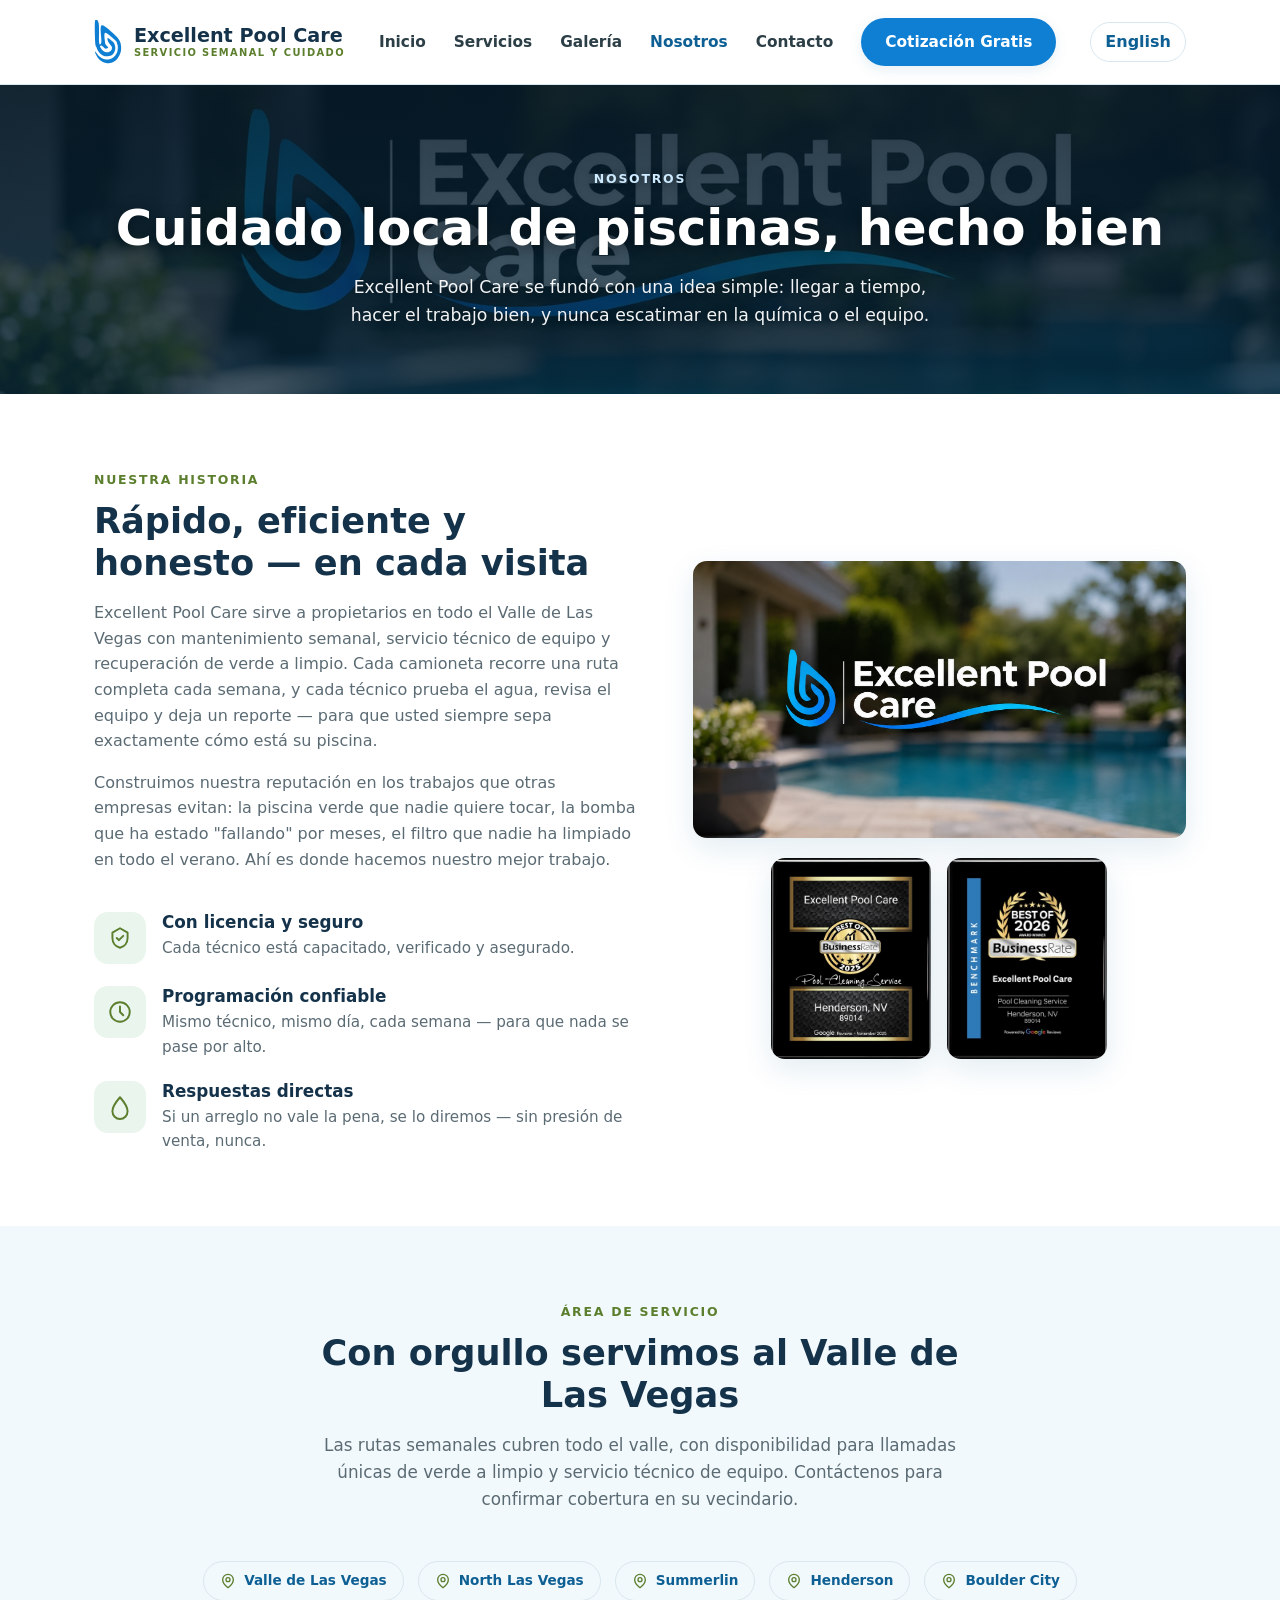
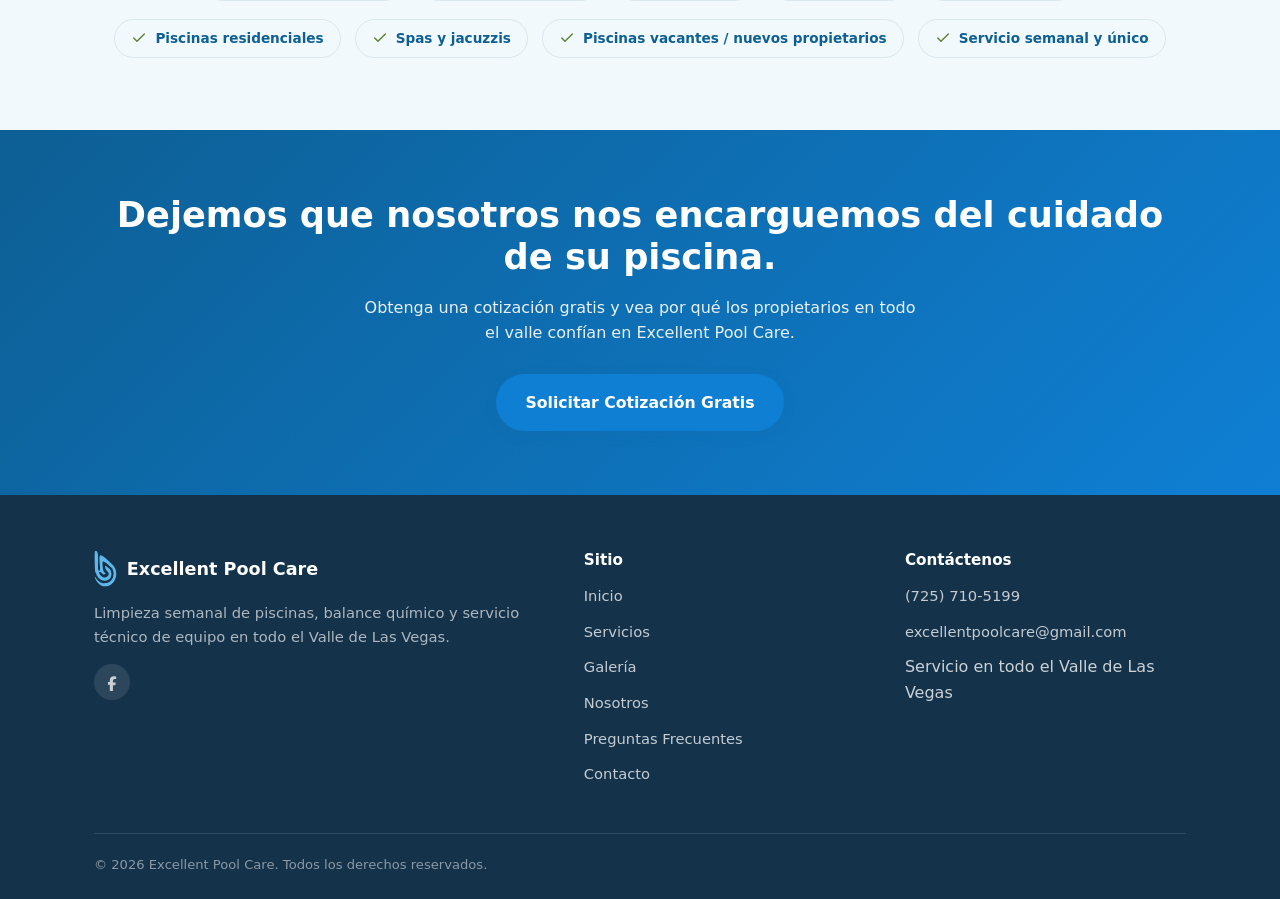
<file: es/about.html>
<!DOCTYPE html>
<html lang="es">
<head>
<meta charset="UTF-8">
<meta name="viewport" content="width=device-width, initial-scale=1.0">
<title>Nosotros | Excellent Pool Care</title>
<meta name="description" content="Excellent Pool Care es una empresa local y con licencia de limpieza y mantenimiento de piscinas que sirve al Valle de Las Vegas con un servicio rápido, eficiente y honesto.">
<link rel="icon" type="image/svg+xml" href="../images/favicon.svg">
<link rel="preload" as="image" href="../images/service-truck.jpg">
<link rel="stylesheet" href="../css/style.css">
</head>
<body>


<header class="site-header">
  <div class="container">
    <a class="brand" href="index.html">
      <svg class="brand-mark" viewBox="0 0 63.44 100" xmlns="http://www.w3.org/2000/svg" aria-hidden="true">
        <path d="M 2.39 1.91 C 1.04 8.80 2.17 39.37 2.63 49.22 C 3.09 59.08 3.74 57.13 5.14 61.05 C 6.53 64.97 8.48 69.53 10.99 72.76 C 13.50 75.99 16.75 78.79 20.19 80.41 C 23.64 82.02 27.98 82.80 31.66 82.44 C 35.34 82.08 39.71 80.23 42.29 78.26 C 44.88 76.28 46.18 73.28 47.19 70.61 C 48.21 67.94 48.55 65.03 48.39 62.25 C 48.23 59.46 47.15 56.03 46.24 53.88 C 45.32 51.73 45.36 51.51 42.89 49.34 C 40.42 47.17 33.17 40.80 31.42 40.86 C 29.67 40.92 30.92 46.44 32.38 49.70 C 33.83 52.97 38.79 57.81 40.14 60.45 C 41.50 63.10 40.72 64.08 40.50 65.59 C 40.28 67.10 40.14 68.28 38.83 69.53 C 37.51 70.79 34.89 72.60 32.62 73.12 C 30.35 73.64 27.44 73.36 25.21 72.64 C 22.98 71.92 20.99 70.51 19.24 68.82 C 17.48 67.12 15.59 64.06 14.70 62.49 C 13.80 60.91 13.36 60.04 13.86 59.38 C 14.36 58.72 15.79 57.67 17.68 58.54 C 19.57 59.42 23.40 63.62 25.21 64.64 C 27.02 65.65 27.36 65.03 28.55 64.64 C 29.75 64.24 32.52 63.46 32.38 62.25 C 32.24 61.03 28.91 59.22 27.72 57.35 C 26.52 55.48 25.59 55.69 25.21 51.02 C 24.83 46.34 21.55 30.03 25.45 29.27 C 29.35 28.51 44.13 42.47 48.63 46.48 C 53.13 50.48 51.51 50.90 52.45 53.29 C 53.39 55.68 54.10 57.83 54.24 60.81 C 54.38 63.80 54.00 68.24 53.29 71.21 C 52.57 74.17 51.43 76.34 49.94 78.61 C 48.45 80.88 46.40 83.19 44.32 84.83 C 42.25 86.46 40.26 87.59 37.51 88.41 C 34.77 89.23 30.68 89.78 27.84 89.73 C 24.99 89.67 23.12 89.27 20.43 88.05 C 17.74 86.84 14.68 85.19 11.71 82.44 C 8.74 79.69 3.84 72.22 2.63 71.57 C 1.41 70.91 3.11 75.73 4.42 78.49 C 5.73 81.26 7.93 85.32 10.51 88.17 C 13.10 91.02 16.71 93.91 19.95 95.58 C 23.20 97.25 26.18 98.17 29.99 98.21 C 33.79 98.25 38.87 97.63 42.77 95.82 C 46.67 94.01 50.44 91.08 53.41 87.34 C 56.37 83.59 59.22 77.94 60.57 73.36 C 61.93 68.78 61.89 64.14 61.53 59.86 C 61.17 55.58 60.67 51.89 58.42 47.67 C 56.17 43.45 54.88 40.44 48.03 34.53 C 41.18 28.61 22.54 9.58 17.32 12.19 C 12.11 14.79 17.68 43.71 16.73 50.18 C 15.77 56.65 12.58 58.06 11.59 51.02 C 10.59 43.97 12.29 16.07 10.75 7.89 C 9.22 -0.30 3.74 -4.98 2.39 1.91 Z" fill="#0f7fd4"/>
      </svg>
      <span class="brand-name">Excellent Pool Care<small>SERVICIO SEMANAL Y CUIDADO</small></span>
    </a>
    <nav class="main-nav">
      <ul>
        <li><a href="index.html">Inicio</a></li>
        <li><a href="services.html">Servicios</a></li>
        <li><a href="gallery.html">Galería</a></li>
        <li><a href="about.html" aria-current="page">Nosotros</a></li>
        <li><a href="contact.html">Contacto</a></li>
        <li><a class="btn btn-primary" href="contact.html">Cotización Gratis</a></li>
      </ul>
    </nav>
    <div class="header-actions">
      <a class="lang-switch" href="../about.html" aria-label="View this site in English">English</a>
      <button class="nav-toggle" aria-label="Toggle navigation menu" aria-expanded="false">
        <span></span><span></span><span></span>
      </button>
    </div>
  </div>
</header>

<main>

  <section class="page-hero" style="background-image: url('../images/service-truck.jpg');">
    <div class="container">
      <span class="eyebrow" style="color:#cdeaff;">Nosotros</span>
      <h1 style="color:#fff;">Cuidado local de piscinas, hecho bien</h1>
      <p>Excellent Pool Care se fundó con una idea simple: llegar a tiempo, hacer el trabajo bien, y nunca escatimar en la química o el equipo.</p>
    </div>
  </section>

  <section>
    <div class="container">
      <div class="two-col">
        <div>
          <span class="eyebrow">Nuestra Historia</span>
          <h2>Rápido, eficiente y honesto — en cada visita</h2>
          <p style="color: var(--color-text-muted);">Excellent Pool Care sirve a propietarios en todo el Valle de Las Vegas con mantenimiento semanal, servicio técnico de equipo y recuperación de verde a limpio. Cada camioneta recorre una ruta completa cada semana, y cada técnico prueba el agua, revisa el equipo y deja un reporte — para que usted siempre sepa exactamente cómo está su piscina.</p>
          <p style="color: var(--color-text-muted);">Construimos nuestra reputación en los trabajos que otras empresas evitan: la piscina verde que nadie quiere tocar, la bomba que ha estado "fallando" por meses, el filtro que nadie ha limpiado en todo el verano. Ahí es donde hacemos nuestro mejor trabajo.</p>
          <div class="value-list mt-lg" style="grid-template-columns: 1fr;">
            <div class="value-item">
              <div class="icon-badge">
                <svg viewBox="0 0 24 24" fill="none" stroke="currentColor" stroke-width="1.8" stroke-linecap="round" stroke-linejoin="round"><path d="m9 12 2 2 4-4M12 3l7 4v5c0 4.5-3 8-7 9-4-1-7-4.5-7-9V7l7-4Z"/></svg>
              </div>
              <div>
                <h3>Con licencia y seguro</h3>
                <p>Cada técnico está capacitado, verificado y asegurado.</p>
              </div>
            </div>
            <div class="value-item">
              <div class="icon-badge">
                <svg viewBox="0 0 24 24" fill="none" stroke="currentColor" stroke-width="1.8" stroke-linecap="round" stroke-linejoin="round"><circle cx="12" cy="12" r="9"/><path d="M12 7v5l3 3"/></svg>
              </div>
              <div>
                <h3>Programación confiable</h3>
                <p>Mismo técnico, mismo día, cada semana — para que nada se pase por alto.</p>
              </div>
            </div>
            <div class="value-item">
              <div class="icon-badge">
                <svg viewBox="0 0 24 24" fill="none" stroke="currentColor" stroke-width="1.8" stroke-linecap="round" stroke-linejoin="round"><path d="M12 3s7 8 7 13a7 7 0 0 1-14 0c0-5 7-13 7-13Z"/></svg>
              </div>
              <div>
                <h3>Respuestas directas</h3>
                <p>Si un arreglo no vale la pena, se lo diremos — sin presión de venta, nunca.</p>
              </div>
            </div>
          </div>
        </div>
        <div>
          <img src="../images/service-truck.jpg" alt="Camioneta de servicio de Excellent Pool Care">
          <div style="display: flex; justify-content: center; gap: 16px; margin-top: 20px;">
            <img src="../images/award-badge-2025.jpg" alt="Excellent Pool Care - Best of BusinessRate 2025, servicio de limpieza de piscinas, Henderson NV" style="max-width: 160px;">
            <img src="../images/award-badge-2026.jpg" alt="Excellent Pool Care - Best of BusinessRate 2026, servicio de limpieza de piscinas, Henderson NV" style="max-width: 160px;">
          </div>
        </div>
      </div>
    </div>
  </section>

  <section class="section-alt">
    <div class="container">
      <div class="section-head">
        <span class="eyebrow">Área de Servicio</span>
        <h2>Con orgullo servimos al Valle de Las Vegas</h2>
        <p>Las rutas semanales cubren todo el valle, con disponibilidad para llamadas únicas de verde a limpio y servicio técnico de equipo. Contáctenos para confirmar cobertura en su vecindario.</p>
      </div>
      <div class="badge-strip" style="justify-content: center; margin-bottom: 14px;">
        <span class="badge-pill"><svg viewBox="0 0 24 24" fill="none" stroke="currentColor" stroke-width="2" stroke-linecap="round" stroke-linejoin="round"><path d="M20 10c0 6-8 12-8 12s-8-6-8-12a8 8 0 0 1 16 0Z"/><circle cx="12" cy="10" r="3"/></svg>Valle de Las Vegas</span>
        <span class="badge-pill"><svg viewBox="0 0 24 24" fill="none" stroke="currentColor" stroke-width="2" stroke-linecap="round" stroke-linejoin="round"><path d="M20 10c0 6-8 12-8 12s-8-6-8-12a8 8 0 0 1 16 0Z"/><circle cx="12" cy="10" r="3"/></svg>North Las Vegas</span>
        <span class="badge-pill"><svg viewBox="0 0 24 24" fill="none" stroke="currentColor" stroke-width="2" stroke-linecap="round" stroke-linejoin="round"><path d="M20 10c0 6-8 12-8 12s-8-6-8-12a8 8 0 0 1 16 0Z"/><circle cx="12" cy="10" r="3"/></svg>Summerlin</span>
        <span class="badge-pill"><svg viewBox="0 0 24 24" fill="none" stroke="currentColor" stroke-width="2" stroke-linecap="round" stroke-linejoin="round"><path d="M20 10c0 6-8 12-8 12s-8-6-8-12a8 8 0 0 1 16 0Z"/><circle cx="12" cy="10" r="3"/></svg>Henderson</span>
        <span class="badge-pill"><svg viewBox="0 0 24 24" fill="none" stroke="currentColor" stroke-width="2" stroke-linecap="round" stroke-linejoin="round"><path d="M20 10c0 6-8 12-8 12s-8-6-8-12a8 8 0 0 1 16 0Z"/><circle cx="12" cy="10" r="3"/></svg>Boulder City</span>
      </div>
      <div class="badge-strip" style="justify-content: center;">
        <span class="badge-pill"><svg viewBox="0 0 24 24" fill="none" stroke="currentColor" stroke-width="2" stroke-linecap="round" stroke-linejoin="round"><path d="m20 6-11 11-5-5"/></svg>Piscinas residenciales</span>
        <span class="badge-pill"><svg viewBox="0 0 24 24" fill="none" stroke="currentColor" stroke-width="2" stroke-linecap="round" stroke-linejoin="round"><path d="m20 6-11 11-5-5"/></svg>Spas y jacuzzis</span>
        <span class="badge-pill"><svg viewBox="0 0 24 24" fill="none" stroke="currentColor" stroke-width="2" stroke-linecap="round" stroke-linejoin="round"><path d="m20 6-11 11-5-5"/></svg>Piscinas vacantes / nuevos propietarios</span>
        <span class="badge-pill"><svg viewBox="0 0 24 24" fill="none" stroke="currentColor" stroke-width="2" stroke-linecap="round" stroke-linejoin="round"><path d="m20 6-11 11-5-5"/></svg>Servicio semanal y único</span>
      </div>
    </div>
  </section>

  <section class="cta-band">
    <div class="container">
      <h2>Dejemos que nosotros nos encarguemos del cuidado de su piscina.</h2>
      <p>Obtenga una cotización gratis y vea por qué los propietarios en todo el valle confían en Excellent Pool Care.</p>
      <a href="contact.html" class="btn btn-primary">Solicitar Cotización Gratis</a>
    </div>
  </section>

</main>

<footer class="site-footer">
  <div class="container">
    <div class="footer-grid">
      <div>
        <div class="footer-brand">
          <svg viewBox="0 0 63.44 100" xmlns="http://www.w3.org/2000/svg" aria-hidden="true">
            <path d="M 2.39 1.91 C 1.04 8.80 2.17 39.37 2.63 49.22 C 3.09 59.08 3.74 57.13 5.14 61.05 C 6.53 64.97 8.48 69.53 10.99 72.76 C 13.50 75.99 16.75 78.79 20.19 80.41 C 23.64 82.02 27.98 82.80 31.66 82.44 C 35.34 82.08 39.71 80.23 42.29 78.26 C 44.88 76.28 46.18 73.28 47.19 70.61 C 48.21 67.94 48.55 65.03 48.39 62.25 C 48.23 59.46 47.15 56.03 46.24 53.88 C 45.32 51.73 45.36 51.51 42.89 49.34 C 40.42 47.17 33.17 40.80 31.42 40.86 C 29.67 40.92 30.92 46.44 32.38 49.70 C 33.83 52.97 38.79 57.81 40.14 60.45 C 41.50 63.10 40.72 64.08 40.50 65.59 C 40.28 67.10 40.14 68.28 38.83 69.53 C 37.51 70.79 34.89 72.60 32.62 73.12 C 30.35 73.64 27.44 73.36 25.21 72.64 C 22.98 71.92 20.99 70.51 19.24 68.82 C 17.48 67.12 15.59 64.06 14.70 62.49 C 13.80 60.91 13.36 60.04 13.86 59.38 C 14.36 58.72 15.79 57.67 17.68 58.54 C 19.57 59.42 23.40 63.62 25.21 64.64 C 27.02 65.65 27.36 65.03 28.55 64.64 C 29.75 64.24 32.52 63.46 32.38 62.25 C 32.24 61.03 28.91 59.22 27.72 57.35 C 26.52 55.48 25.59 55.69 25.21 51.02 C 24.83 46.34 21.55 30.03 25.45 29.27 C 29.35 28.51 44.13 42.47 48.63 46.48 C 53.13 50.48 51.51 50.90 52.45 53.29 C 53.39 55.68 54.10 57.83 54.24 60.81 C 54.38 63.80 54.00 68.24 53.29 71.21 C 52.57 74.17 51.43 76.34 49.94 78.61 C 48.45 80.88 46.40 83.19 44.32 84.83 C 42.25 86.46 40.26 87.59 37.51 88.41 C 34.77 89.23 30.68 89.78 27.84 89.73 C 24.99 89.67 23.12 89.27 20.43 88.05 C 17.74 86.84 14.68 85.19 11.71 82.44 C 8.74 79.69 3.84 72.22 2.63 71.57 C 1.41 70.91 3.11 75.73 4.42 78.49 C 5.73 81.26 7.93 85.32 10.51 88.17 C 13.10 91.02 16.71 93.91 19.95 95.58 C 23.20 97.25 26.18 98.17 29.99 98.21 C 33.79 98.25 38.87 97.63 42.77 95.82 C 46.67 94.01 50.44 91.08 53.41 87.34 C 56.37 83.59 59.22 77.94 60.57 73.36 C 61.93 68.78 61.89 64.14 61.53 59.86 C 61.17 55.58 60.67 51.89 58.42 47.67 C 56.17 43.45 54.88 40.44 48.03 34.53 C 41.18 28.61 22.54 9.58 17.32 12.19 C 12.11 14.79 17.68 43.71 16.73 50.18 C 15.77 56.65 12.58 58.06 11.59 51.02 C 10.59 43.97 12.29 16.07 10.75 7.89 C 9.22 -0.30 3.74 -4.98 2.39 1.91 Z" fill="#5fb6ea"/>
          </svg>
          <span>Excellent Pool Care</span>
        </div>
        <p>Limpieza semanal de piscinas, balance químico y servicio técnico de equipo en todo el Valle de Las Vegas.</p>
        <div class="footer-social">
          <a href="https://www.facebook.com/Excellentpoolcare" target="_blank" rel="noopener" aria-label="Excellent Pool Care on Facebook">
            <svg viewBox="0 0 24 24" fill="currentColor" aria-hidden="true"><path d="M9.101 23.691v-7.98H6.627v-3.667h2.474v-1.58c0-4.085 1.848-5.978 5.858-5.978.401 0 .955.042 1.468.103a8.68 8.68 0 0 1 1.141.195v3.325a8.623 8.623 0 0 0-.653-.036 4.6 4.6 0 0 0-.674-.006c-.922 0-1.663.198-2.2.699-.577.523-.855 1.323-.855 2.412v1.353l3.746.001-.494 3.667h-3.223v7.98H9.101z"/></svg>
          </a>
        </div>
      </div>
      <div>
        <h4>Sitio</h4>
        <ul>
          <li><a href="index.html">Inicio</a></li>
          <li><a href="services.html">Servicios</a></li>
          <li><a href="gallery.html">Galería</a></li>
          <li><a href="about.html">Nosotros</a></li>
          <li><a href="faq.html">Preguntas Frecuentes</a></li>
          <li><a href="contact.html">Contacto</a></li>
        </ul>
      </div>
      <div>
        <h4>Contáctenos</h4>
        <ul>
          <li><a href="tel:+17257105199">(725) 710-5199</a></li>
          <li><a href="mailto:excellentpoolcare@gmail.com">excellentpoolcare@gmail.com</a></li>
          <li>Servicio en todo el Valle de Las Vegas</li>
        </ul>
      </div>
    </div>
    <div class="footer-bottom">
      <span>&copy; <span id="year"></span> Excellent Pool Care. Todos los derechos reservados.</span>
    </div>
  </div>
</footer>

<script src="../js/main.js"></script>

</body>
</html>
</file>
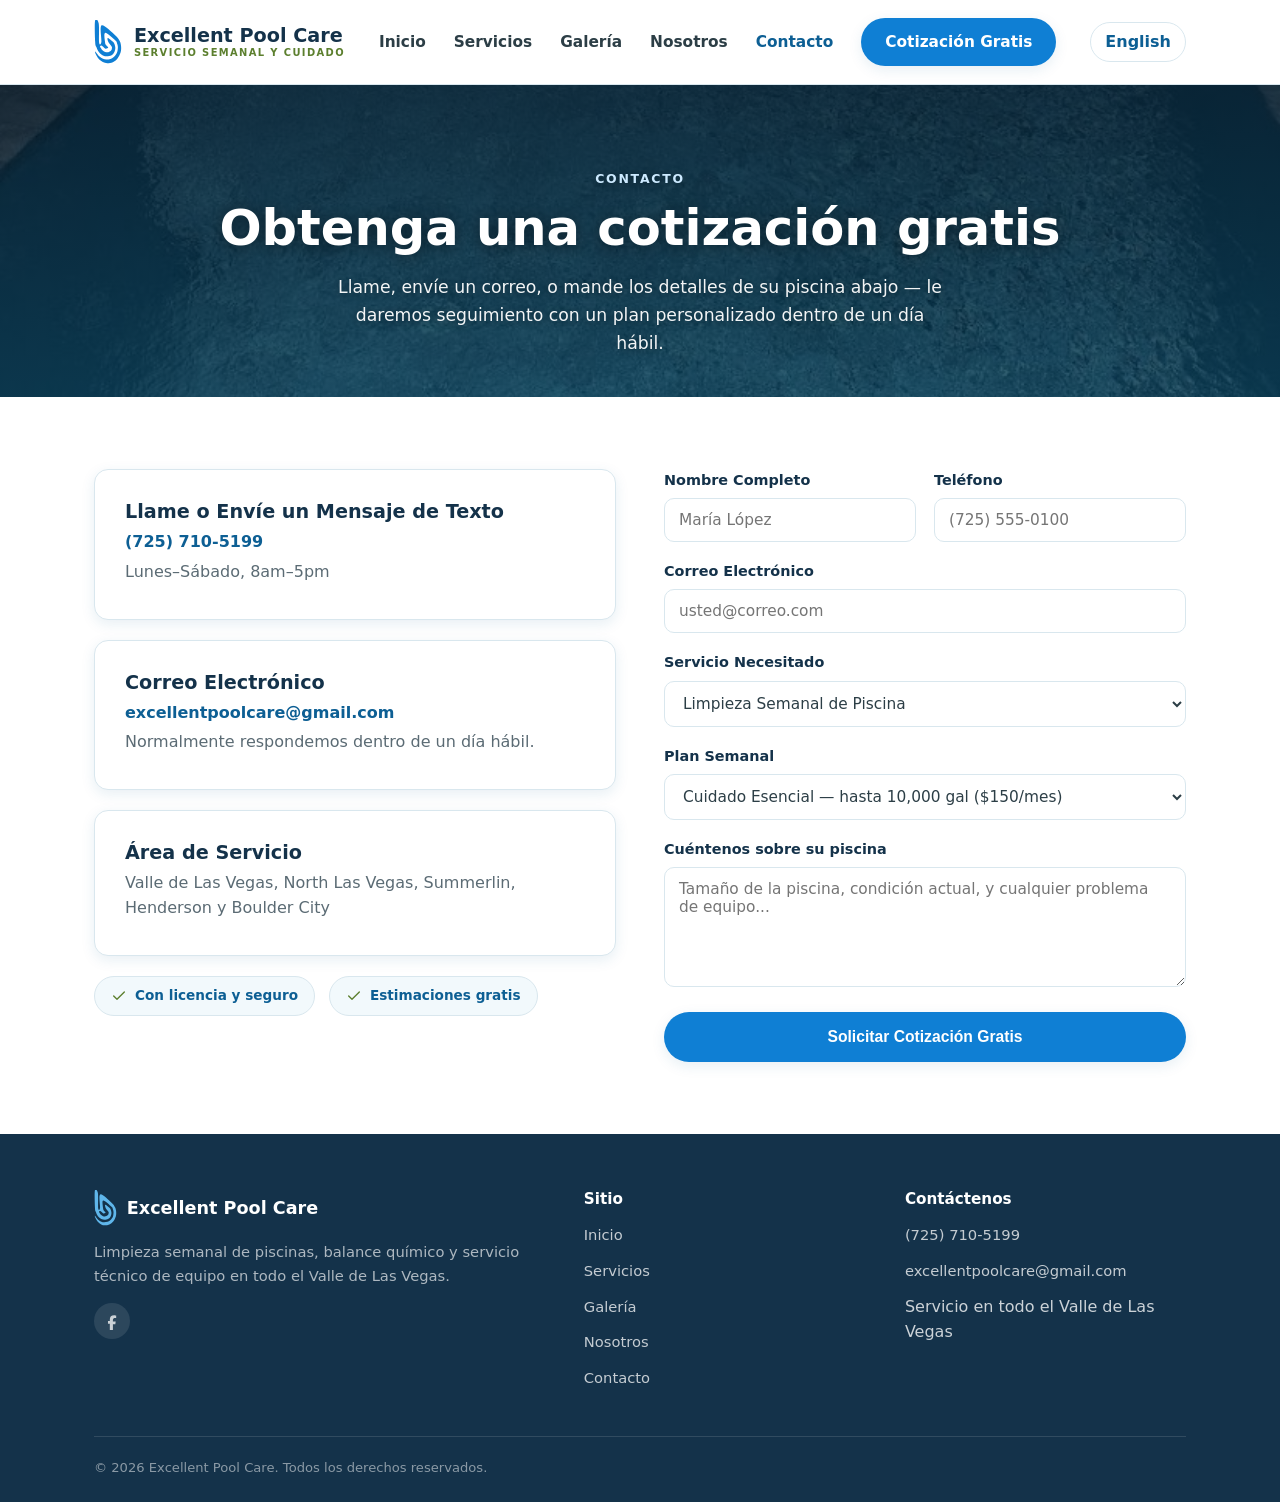
<file: es/contact.html>
<!DOCTYPE html>
<html lang="es">
<head>
<meta charset="UTF-8">
<meta name="viewport" content="width=device-width, initial-scale=1.0">
<title>Contacto | Excellent Pool Care</title>
<meta name="description" content="Solicite una cotización gratis de Excellent Pool Care. Llame al (725) 710-5199 o envíe los detalles de su piscina y le daremos seguimiento con un plan personalizado.">
<link rel="icon" type="image/svg+xml" href="../images/favicon.svg">
<link rel="preload" as="image" href="../images/gallery-clean-3.jpg">
<link rel="stylesheet" href="../css/style.css">
</head>
<body>


<header class="site-header">
  <div class="container">
    <a class="brand" href="index.html">
      <svg class="brand-mark" viewBox="0 0 63.44 100" xmlns="http://www.w3.org/2000/svg" aria-hidden="true">
        <path d="M 2.39 1.91 C 1.04 8.80 2.17 39.37 2.63 49.22 C 3.09 59.08 3.74 57.13 5.14 61.05 C 6.53 64.97 8.48 69.53 10.99 72.76 C 13.50 75.99 16.75 78.79 20.19 80.41 C 23.64 82.02 27.98 82.80 31.66 82.44 C 35.34 82.08 39.71 80.23 42.29 78.26 C 44.88 76.28 46.18 73.28 47.19 70.61 C 48.21 67.94 48.55 65.03 48.39 62.25 C 48.23 59.46 47.15 56.03 46.24 53.88 C 45.32 51.73 45.36 51.51 42.89 49.34 C 40.42 47.17 33.17 40.80 31.42 40.86 C 29.67 40.92 30.92 46.44 32.38 49.70 C 33.83 52.97 38.79 57.81 40.14 60.45 C 41.50 63.10 40.72 64.08 40.50 65.59 C 40.28 67.10 40.14 68.28 38.83 69.53 C 37.51 70.79 34.89 72.60 32.62 73.12 C 30.35 73.64 27.44 73.36 25.21 72.64 C 22.98 71.92 20.99 70.51 19.24 68.82 C 17.48 67.12 15.59 64.06 14.70 62.49 C 13.80 60.91 13.36 60.04 13.86 59.38 C 14.36 58.72 15.79 57.67 17.68 58.54 C 19.57 59.42 23.40 63.62 25.21 64.64 C 27.02 65.65 27.36 65.03 28.55 64.64 C 29.75 64.24 32.52 63.46 32.38 62.25 C 32.24 61.03 28.91 59.22 27.72 57.35 C 26.52 55.48 25.59 55.69 25.21 51.02 C 24.83 46.34 21.55 30.03 25.45 29.27 C 29.35 28.51 44.13 42.47 48.63 46.48 C 53.13 50.48 51.51 50.90 52.45 53.29 C 53.39 55.68 54.10 57.83 54.24 60.81 C 54.38 63.80 54.00 68.24 53.29 71.21 C 52.57 74.17 51.43 76.34 49.94 78.61 C 48.45 80.88 46.40 83.19 44.32 84.83 C 42.25 86.46 40.26 87.59 37.51 88.41 C 34.77 89.23 30.68 89.78 27.84 89.73 C 24.99 89.67 23.12 89.27 20.43 88.05 C 17.74 86.84 14.68 85.19 11.71 82.44 C 8.74 79.69 3.84 72.22 2.63 71.57 C 1.41 70.91 3.11 75.73 4.42 78.49 C 5.73 81.26 7.93 85.32 10.51 88.17 C 13.10 91.02 16.71 93.91 19.95 95.58 C 23.20 97.25 26.18 98.17 29.99 98.21 C 33.79 98.25 38.87 97.63 42.77 95.82 C 46.67 94.01 50.44 91.08 53.41 87.34 C 56.37 83.59 59.22 77.94 60.57 73.36 C 61.93 68.78 61.89 64.14 61.53 59.86 C 61.17 55.58 60.67 51.89 58.42 47.67 C 56.17 43.45 54.88 40.44 48.03 34.53 C 41.18 28.61 22.54 9.58 17.32 12.19 C 12.11 14.79 17.68 43.71 16.73 50.18 C 15.77 56.65 12.58 58.06 11.59 51.02 C 10.59 43.97 12.29 16.07 10.75 7.89 C 9.22 -0.30 3.74 -4.98 2.39 1.91 Z" fill="#0f7fd4"/>
      </svg>
      <span class="brand-name">Excellent Pool Care<small>SERVICIO SEMANAL Y CUIDADO</small></span>
    </a>
    <nav class="main-nav">
      <ul>
        <li><a href="index.html">Inicio</a></li>
        <li><a href="services.html">Servicios</a></li>
        <li><a href="gallery.html">Galería</a></li>
        <li><a href="about.html">Nosotros</a></li>
        <li><a href="contact.html" aria-current="page">Contacto</a></li>
        <li><a class="btn btn-primary" href="contact.html">Cotización Gratis</a></li>
      </ul>
    </nav>
    <div class="header-actions">
      <a class="lang-switch" href="../contact.html" aria-label="View this site in English">English</a>
      <button class="nav-toggle" aria-label="Toggle navigation menu" aria-expanded="false">
        <span></span><span></span><span></span>
      </button>
    </div>
  </div>
</header>

<main>

  <section class="page-hero" style="background-image: url('../images/gallery-clean-3.jpg'); padding-bottom: 40px;">
    <div class="container">
      <span class="eyebrow" style="color:#cdeaff;">Contacto</span>
      <h1 style="color:#fff;">Obtenga una cotización gratis</h1>
      <p>Llame, envíe un correo, o mande los detalles de su piscina abajo — le daremos seguimiento con un plan personalizado dentro de un día hábil.</p>
    </div>
  </section>

  <section>
    <div class="container">
      <div class="contact-grid">
        <div>
          <div class="contact-card">
            <h3>Llame o Envíe un Mensaje de Texto</h3>
            <p><a href="tel:+17257105199">(725) 710-5199</a></p>
            <p>Lunes–Sábado, 8am–5pm</p>
          </div>
          <div class="contact-card">
            <h3>Correo Electrónico</h3>
            <p><a href="mailto:excellentpoolcare@gmail.com">excellentpoolcare@gmail.com</a></p>
            <p>Normalmente respondemos dentro de un día hábil.</p>
          </div>
          <div class="contact-card">
            <h3>Área de Servicio</h3>
            <p>Valle de Las Vegas, North Las Vegas, Summerlin, Henderson y Boulder City</p>
          </div>
          <div class="badge-strip">
            <span class="badge-pill"><svg viewBox="0 0 24 24" fill="none" stroke="currentColor" stroke-width="2" stroke-linecap="round" stroke-linejoin="round"><path d="m20 6-11 11-5-5"/></svg>Con licencia y seguro</span>
            <span class="badge-pill"><svg viewBox="0 0 24 24" fill="none" stroke="currentColor" stroke-width="2" stroke-linecap="round" stroke-linejoin="round"><path d="m20 6-11 11-5-5"/></svg>Estimaciones gratis</span>
          </div>
        </div>

        <form class="contact-form" action="https://formspree.io/f/xeaonlak" method="POST" id="contact-form">
          <input type="hidden" name="_subject" value="Nueva solicitud de cotización — sitio de Excellent Pool Care">
          <input type="text" name="_gotcha" style="display:none" tabindex="-1" autocomplete="off">
          <div class="form-row">
            <div>
              <label for="name">Nombre Completo</label>
              <input type="text" id="name" name="name" placeholder="María López" required>
            </div>
            <div>
              <label for="phone">Teléfono</label>
              <input type="tel" id="phone" name="phone" placeholder="(725) 555-0100" required>
            </div>
          </div>
          <div>
            <label for="email">Correo Electrónico</label>
            <input type="email" id="email" name="email" placeholder="usted@correo.com" required>
          </div>
          <div>
            <label for="service">Servicio Necesitado</label>
            <select id="service" name="service">
              <option data-shows-plan>Limpieza Semanal de Piscina</option>
              <option>Recuperación de Verde a Limpio</option>
              <option>Limpieza de Filtro</option>
              <option>Apertura / Cierre de Piscina</option>
              <option>Lavado con Ácido y Cloro</option>
              <option>Vaciado de Piscina</option>
              <option>Algo Más</option>
            </select>
          </div>
          <div class="plan-field" id="plan-field">
            <label for="plan">Plan Semanal</label>
            <select id="plan" name="plan">
              <option data-plan="essential">Cuidado Esencial — hasta 10,000 gal ($150/mes)</option>
              <option data-plan="signature">Cuidado Distintivo — 10,001 a 20,000 gal ($165/mes)</option>
              <option data-plan="estate">Cuidado Élite — más de 20,000 gal ($180/mes)</option>
              <option>Aún no estoy seguro</option>
            </select>
          </div>
          <div>
            <label for="message">Cuéntenos sobre su piscina</label>
            <textarea id="message" name="message" placeholder="Tamaño de la piscina, condición actual, y cualquier problema de equipo..."></textarea>
          </div>
          <button type="submit" class="btn btn-primary">Solicitar Cotización Gratis</button>
          <p class="form-status" id="form-status" role="status" aria-live="polite" hidden></p>
        </form>
      </div>
    </div>
  </section>

</main>

<footer class="site-footer">
  <div class="container">
    <div class="footer-grid">
      <div>
        <div class="footer-brand">
          <svg viewBox="0 0 63.44 100" xmlns="http://www.w3.org/2000/svg" aria-hidden="true">
            <path d="M 2.39 1.91 C 1.04 8.80 2.17 39.37 2.63 49.22 C 3.09 59.08 3.74 57.13 5.14 61.05 C 6.53 64.97 8.48 69.53 10.99 72.76 C 13.50 75.99 16.75 78.79 20.19 80.41 C 23.64 82.02 27.98 82.80 31.66 82.44 C 35.34 82.08 39.71 80.23 42.29 78.26 C 44.88 76.28 46.18 73.28 47.19 70.61 C 48.21 67.94 48.55 65.03 48.39 62.25 C 48.23 59.46 47.15 56.03 46.24 53.88 C 45.32 51.73 45.36 51.51 42.89 49.34 C 40.42 47.17 33.17 40.80 31.42 40.86 C 29.67 40.92 30.92 46.44 32.38 49.70 C 33.83 52.97 38.79 57.81 40.14 60.45 C 41.50 63.10 40.72 64.08 40.50 65.59 C 40.28 67.10 40.14 68.28 38.83 69.53 C 37.51 70.79 34.89 72.60 32.62 73.12 C 30.35 73.64 27.44 73.36 25.21 72.64 C 22.98 71.92 20.99 70.51 19.24 68.82 C 17.48 67.12 15.59 64.06 14.70 62.49 C 13.80 60.91 13.36 60.04 13.86 59.38 C 14.36 58.72 15.79 57.67 17.68 58.54 C 19.57 59.42 23.40 63.62 25.21 64.64 C 27.02 65.65 27.36 65.03 28.55 64.64 C 29.75 64.24 32.52 63.46 32.38 62.25 C 32.24 61.03 28.91 59.22 27.72 57.35 C 26.52 55.48 25.59 55.69 25.21 51.02 C 24.83 46.34 21.55 30.03 25.45 29.27 C 29.35 28.51 44.13 42.47 48.63 46.48 C 53.13 50.48 51.51 50.90 52.45 53.29 C 53.39 55.68 54.10 57.83 54.24 60.81 C 54.38 63.80 54.00 68.24 53.29 71.21 C 52.57 74.17 51.43 76.34 49.94 78.61 C 48.45 80.88 46.40 83.19 44.32 84.83 C 42.25 86.46 40.26 87.59 37.51 88.41 C 34.77 89.23 30.68 89.78 27.84 89.73 C 24.99 89.67 23.12 89.27 20.43 88.05 C 17.74 86.84 14.68 85.19 11.71 82.44 C 8.74 79.69 3.84 72.22 2.63 71.57 C 1.41 70.91 3.11 75.73 4.42 78.49 C 5.73 81.26 7.93 85.32 10.51 88.17 C 13.10 91.02 16.71 93.91 19.95 95.58 C 23.20 97.25 26.18 98.17 29.99 98.21 C 33.79 98.25 38.87 97.63 42.77 95.82 C 46.67 94.01 50.44 91.08 53.41 87.34 C 56.37 83.59 59.22 77.94 60.57 73.36 C 61.93 68.78 61.89 64.14 61.53 59.86 C 61.17 55.58 60.67 51.89 58.42 47.67 C 56.17 43.45 54.88 40.44 48.03 34.53 C 41.18 28.61 22.54 9.58 17.32 12.19 C 12.11 14.79 17.68 43.71 16.73 50.18 C 15.77 56.65 12.58 58.06 11.59 51.02 C 10.59 43.97 12.29 16.07 10.75 7.89 C 9.22 -0.30 3.74 -4.98 2.39 1.91 Z" fill="#5fb6ea"/>
          </svg>
          <span>Excellent Pool Care</span>
        </div>
        <p>Limpieza semanal de piscinas, balance químico y servicio técnico de equipo en todo el Valle de Las Vegas.</p>
        <div class="footer-social">
          <a href="https://www.facebook.com/Excellentpoolcare" target="_blank" rel="noopener" aria-label="Excellent Pool Care on Facebook">
            <svg viewBox="0 0 24 24" fill="currentColor" aria-hidden="true"><path d="M9.101 23.691v-7.98H6.627v-3.667h2.474v-1.58c0-4.085 1.848-5.978 5.858-5.978.401 0 .955.042 1.468.103a8.68 8.68 0 0 1 1.141.195v3.325a8.623 8.623 0 0 0-.653-.036 4.6 4.6 0 0 0-.674-.006c-.922 0-1.663.198-2.2.699-.577.523-.855 1.323-.855 2.412v1.353l3.746.001-.494 3.667h-3.223v7.98H9.101z"/></svg>
          </a>
        </div>
      </div>
      <div>
        <h4>Sitio</h4>
        <ul>
          <li><a href="index.html">Inicio</a></li>
          <li><a href="services.html">Servicios</a></li>
          <li><a href="gallery.html">Galería</a></li>
          <li><a href="about.html">Nosotros</a></li>
          <li><a href="contact.html">Contacto</a></li>
        </ul>
      </div>
      <div>
        <h4>Contáctenos</h4>
        <ul>
          <li><a href="tel:+17257105199">(725) 710-5199</a></li>
          <li><a href="mailto:excellentpoolcare@gmail.com">excellentpoolcare@gmail.com</a></li>
          <li>Servicio en todo el Valle de Las Vegas</li>
        </ul>
      </div>
    </div>
    <div class="footer-bottom">
      <span>&copy; <span id="year"></span> Excellent Pool Care. Todos los derechos reservados.</span>
    </div>
  </div>
</footer>

<script src="../js/main.js"></script>

</body>
</html>
</file>
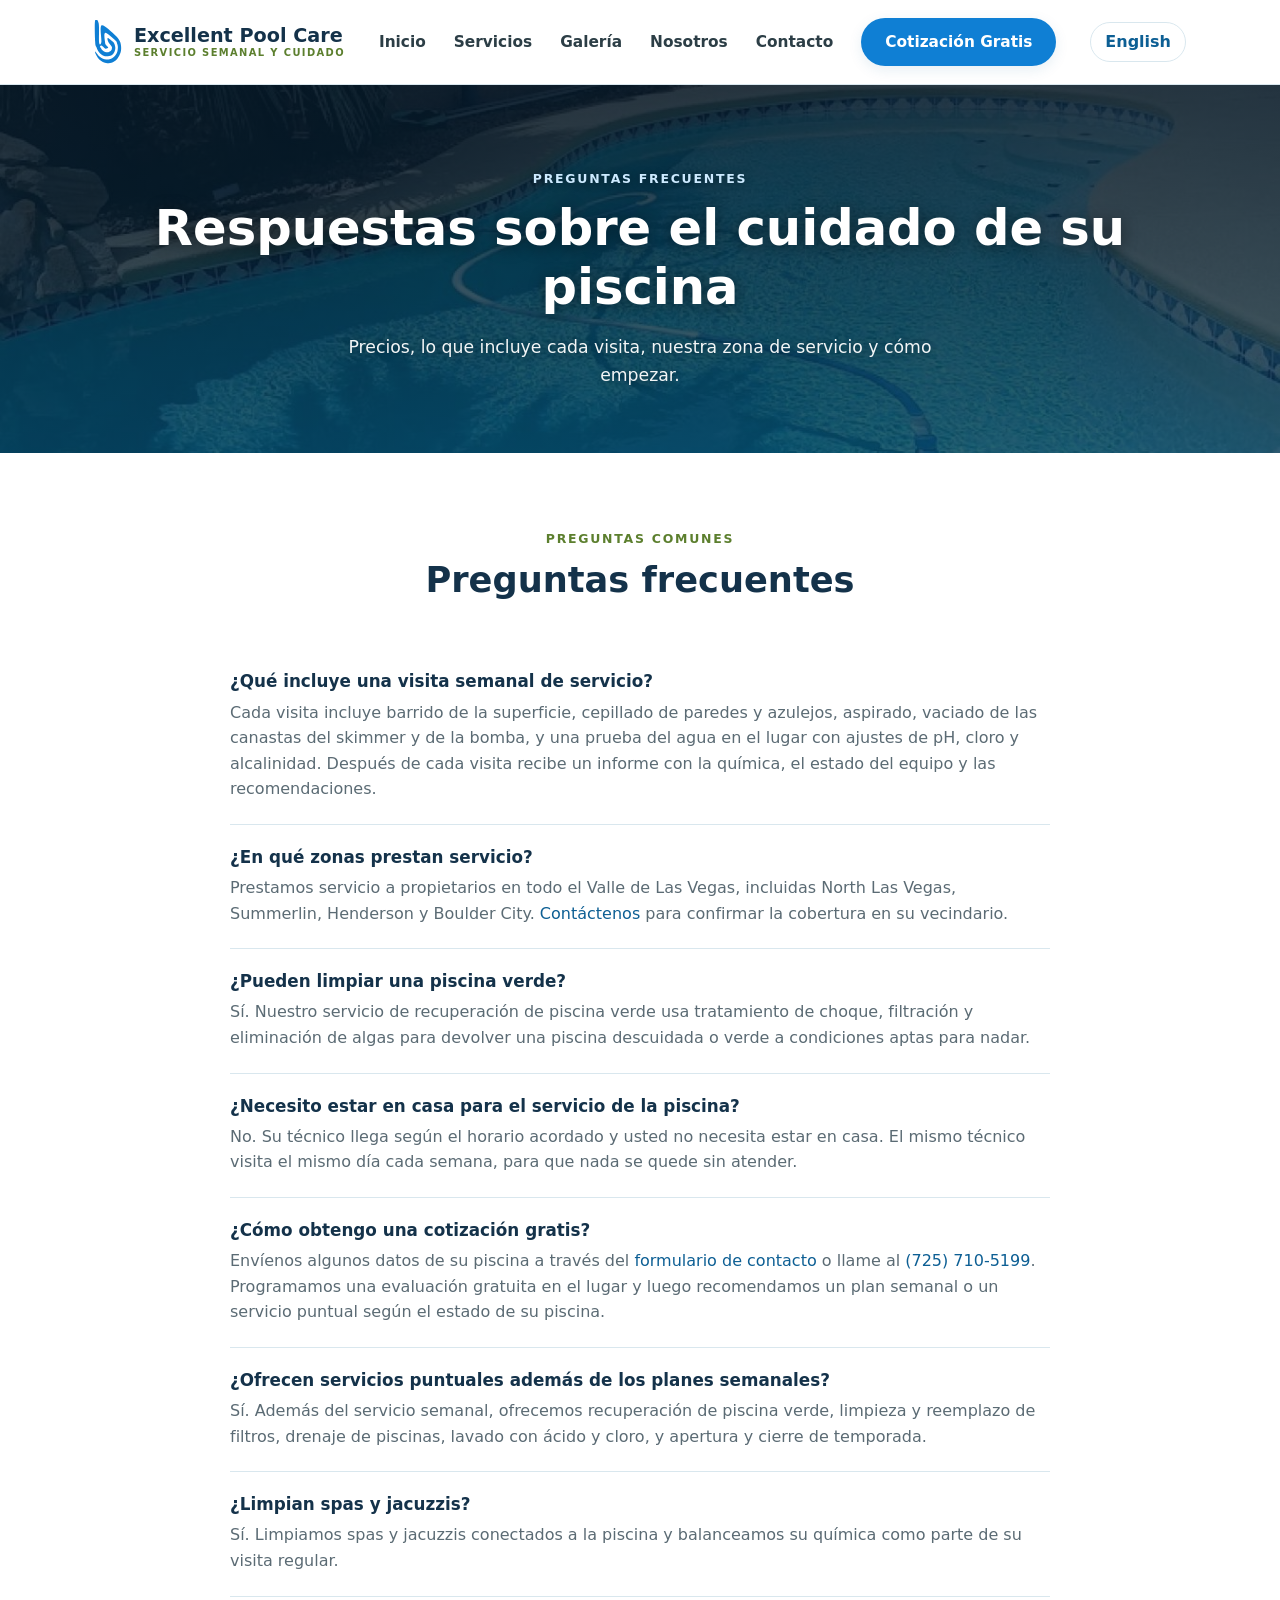
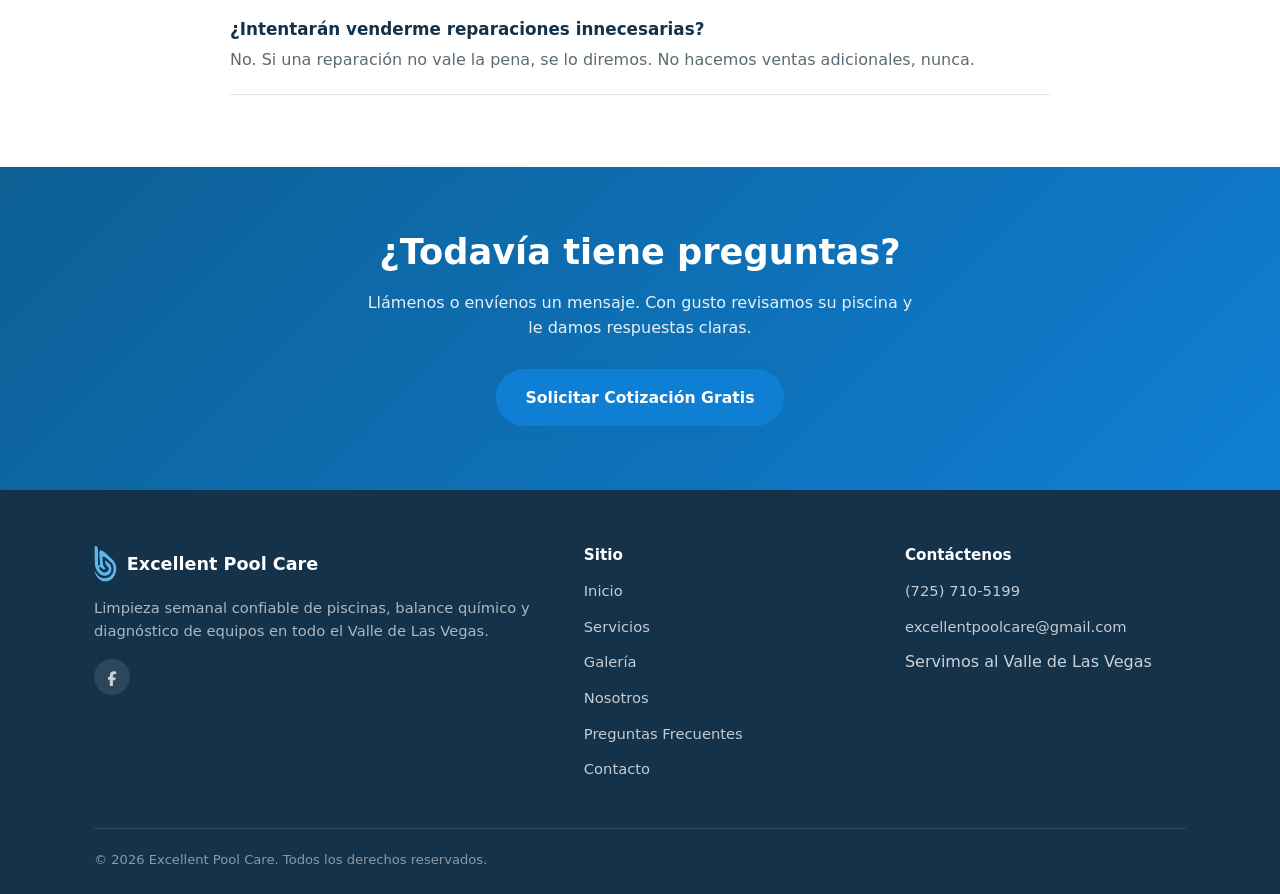
<file: es/faq.html>
<!DOCTYPE html>
<html lang="es">
<head>
<meta charset="UTF-8">
<meta name="viewport" content="width=device-width, initial-scale=1.0">
<title>Preguntas Frecuentes | Excellent Pool Care</title>
<meta name="description" content="Respuestas a las preguntas más comunes sobre la limpieza semanal de piscinas, precios, zona de servicio, recuperación de piscinas verdes y cómo obtener una cotización gratis en el Valle de Las Vegas.">
<link rel="icon" type="image/svg+xml" href="../images/favicon.svg">
<link rel="preload" as="image" href="../images/hero-pool.jpg">
<link rel="stylesheet" href="../css/style.css">
<script type="application/ld+json">
{
  "@context": "https://schema.org",
  "@type": "FAQPage",
  "mainEntity": [
    {
      "@type": "Question",
      "name": "¿Qué incluye una visita semanal de servicio?",
      "acceptedAnswer": {
        "@type": "Answer",
        "text": "Cada visita incluye barrido de la superficie, cepillado de paredes y azulejos, aspirado, vaciado de las canastas del skimmer y de la bomba, y una prueba del agua en el lugar con ajustes de pH, cloro y alcalinidad. Después de cada visita recibe un informe con la química, el estado del equipo y las recomendaciones."
      }
    },
    {
      "@type": "Question",
      "name": "¿En qué zonas prestan servicio?",
      "acceptedAnswer": {
        "@type": "Answer",
        "text": "Prestamos servicio a propietarios en todo el Valle de Las Vegas, incluidas North Las Vegas, Summerlin, Henderson y Boulder City. Contáctenos para confirmar la cobertura en su vecindario."
      }
    },
    {
      "@type": "Question",
      "name": "¿Pueden limpiar una piscina verde?",
      "acceptedAnswer": {
        "@type": "Answer",
        "text": "Sí. Nuestro servicio de recuperación de piscina verde usa tratamiento de choque, filtración y eliminación de algas para devolver una piscina descuidada o verde a condiciones aptas para nadar."
      }
    },
    {
      "@type": "Question",
      "name": "¿Necesito estar en casa para el servicio de la piscina?",
      "acceptedAnswer": {
        "@type": "Answer",
        "text": "No. Su técnico llega según el horario acordado y usted no necesita estar en casa. El mismo técnico visita el mismo día cada semana."
      }
    },
    {
      "@type": "Question",
      "name": "¿Cómo obtengo una cotización gratis?",
      "acceptedAnswer": {
        "@type": "Answer",
        "text": "Envíenos algunos datos de su piscina a través del formulario de contacto o llame al (725) 710-5199. Programamos una evaluación gratuita en el lugar y luego recomendamos un plan semanal o un servicio puntual según el estado de su piscina."
      }
    },
    {
      "@type": "Question",
      "name": "¿Ofrecen servicios puntuales además de los planes semanales?",
      "acceptedAnswer": {
        "@type": "Answer",
        "text": "Sí. Además del servicio semanal, ofrecemos recuperación de piscina verde, limpieza y reemplazo de filtros, drenaje de piscinas, lavado con ácido y cloro, y apertura y cierre de temporada."
      }
    },
    {
      "@type": "Question",
      "name": "¿Limpian spas y jacuzzis?",
      "acceptedAnswer": {
        "@type": "Answer",
        "text": "Sí. Limpiamos spas y jacuzzis conectados a la piscina y balanceamos su química como parte de su visita regular."
      }
    },
    {
      "@type": "Question",
      "name": "¿Intentarán venderme reparaciones innecesarias?",
      "acceptedAnswer": {
        "@type": "Answer",
        "text": "No. Si una reparación no vale la pena, se lo diremos. No hacemos ventas adicionales, nunca."
      }
    }
  ]
}
</script>
</head>
<body>


<header class="site-header">
  <div class="container">
    <a class="brand" href="index.html">
      <svg class="brand-mark" viewBox="0 0 63.44 100" xmlns="http://www.w3.org/2000/svg" aria-hidden="true">
        <path d="M 2.39 1.91 C 1.04 8.80 2.17 39.37 2.63 49.22 C 3.09 59.08 3.74 57.13 5.14 61.05 C 6.53 64.97 8.48 69.53 10.99 72.76 C 13.50 75.99 16.75 78.79 20.19 80.41 C 23.64 82.02 27.98 82.80 31.66 82.44 C 35.34 82.08 39.71 80.23 42.29 78.26 C 44.88 76.28 46.18 73.28 47.19 70.61 C 48.21 67.94 48.55 65.03 48.39 62.25 C 48.23 59.46 47.15 56.03 46.24 53.88 C 45.32 51.73 45.36 51.51 42.89 49.34 C 40.42 47.17 33.17 40.80 31.42 40.86 C 29.67 40.92 30.92 46.44 32.38 49.70 C 33.83 52.97 38.79 57.81 40.14 60.45 C 41.50 63.10 40.72 64.08 40.50 65.59 C 40.28 67.10 40.14 68.28 38.83 69.53 C 37.51 70.79 34.89 72.60 32.62 73.12 C 30.35 73.64 27.44 73.36 25.21 72.64 C 22.98 71.92 20.99 70.51 19.24 68.82 C 17.48 67.12 15.59 64.06 14.70 62.49 C 13.80 60.91 13.36 60.04 13.86 59.38 C 14.36 58.72 15.79 57.67 17.68 58.54 C 19.57 59.42 23.40 63.62 25.21 64.64 C 27.02 65.65 27.36 65.03 28.55 64.64 C 29.75 64.24 32.52 63.46 32.38 62.25 C 32.24 61.03 28.91 59.22 27.72 57.35 C 26.52 55.48 25.59 55.69 25.21 51.02 C 24.83 46.34 21.55 30.03 25.45 29.27 C 29.35 28.51 44.13 42.47 48.63 46.48 C 53.13 50.48 51.51 50.90 52.45 53.29 C 53.39 55.68 54.10 57.83 54.24 60.81 C 54.38 63.80 54.00 68.24 53.29 71.21 C 52.57 74.17 51.43 76.34 49.94 78.61 C 48.45 80.88 46.40 83.19 44.32 84.83 C 42.25 86.46 40.26 87.59 37.51 88.41 C 34.77 89.23 30.68 89.78 27.84 89.73 C 24.99 89.67 23.12 89.27 20.43 88.05 C 17.74 86.84 14.68 85.19 11.71 82.44 C 8.74 79.69 3.84 72.22 2.63 71.57 C 1.41 70.91 3.11 75.73 4.42 78.49 C 5.73 81.26 7.93 85.32 10.51 88.17 C 13.10 91.02 16.71 93.91 19.95 95.58 C 23.20 97.25 26.18 98.17 29.99 98.21 C 33.79 98.25 38.87 97.63 42.77 95.82 C 46.67 94.01 50.44 91.08 53.41 87.34 C 56.37 83.59 59.22 77.94 60.57 73.36 C 61.93 68.78 61.89 64.14 61.53 59.86 C 61.17 55.58 60.67 51.89 58.42 47.67 C 56.17 43.45 54.88 40.44 48.03 34.53 C 41.18 28.61 22.54 9.58 17.32 12.19 C 12.11 14.79 17.68 43.71 16.73 50.18 C 15.77 56.65 12.58 58.06 11.59 51.02 C 10.59 43.97 12.29 16.07 10.75 7.89 C 9.22 -0.30 3.74 -4.98 2.39 1.91 Z" fill="#0f7fd4"/>
      </svg>
      <span class="brand-name">Excellent Pool Care<small>SERVICIO SEMANAL Y CUIDADO</small></span>
    </a>
    <nav class="main-nav">
      <ul>
        <li><a href="index.html">Inicio</a></li>
        <li><a href="services.html">Servicios</a></li>
        <li><a href="gallery.html">Galería</a></li>
        <li><a href="about.html">Nosotros</a></li>
        <li><a href="contact.html">Contacto</a></li>
        <li><a class="btn btn-primary" href="contact.html">Cotización Gratis</a></li>
      </ul>
    </nav>
    <div class="header-actions">
      <a class="lang-switch" href="../faq.html" aria-label="View this site in English">English</a>
      <button class="nav-toggle" aria-label="Alternar menú de navegación" aria-expanded="false">
        <span></span><span></span><span></span>
      </button>
    </div>
  </div>
</header>

<main>

  <section class="page-hero" style="background-image: url('../images/hero-pool.jpg');">
    <div class="container">
      <span class="eyebrow" style="color:#cdeaff;">Preguntas Frecuentes</span>
      <h1 style="color:#fff;">Respuestas sobre el cuidado de su piscina</h1>
      <p>Precios, lo que incluye cada visita, nuestra zona de servicio y cómo empezar.</p>
    </div>
  </section>

  <section>
    <div class="container">
      <div class="section-head">
        <span class="eyebrow">Preguntas comunes</span>
        <h2>Preguntas frecuentes</h2>
      </div>
      <div style="max-width: 820px; margin: 0 auto;">


        <div class="faq-item">
          <h3>¿Qué incluye una visita semanal de servicio?</h3>
          <p>Cada visita incluye barrido de la superficie, cepillado de paredes y azulejos, aspirado, vaciado de las canastas del skimmer y de la bomba, y una prueba del agua en el lugar con ajustes de pH, cloro y alcalinidad. Después de cada visita recibe un informe con la química, el estado del equipo y las recomendaciones.</p>
        </div>

        <div class="faq-item">
          <h3>¿En qué zonas prestan servicio?</h3>
          <p>Prestamos servicio a propietarios en todo el Valle de Las Vegas, incluidas North Las Vegas, Summerlin, Henderson y Boulder City. <a href="contact.html">Contáctenos</a> para confirmar la cobertura en su vecindario.</p>
        </div>

        <div class="faq-item">
          <h3>¿Pueden limpiar una piscina verde?</h3>
          <p>Sí. Nuestro servicio de recuperación de piscina verde usa tratamiento de choque, filtración y eliminación de algas para devolver una piscina descuidada o verde a condiciones aptas para nadar.</p>
        </div>


        <div class="faq-item">
          <h3>¿Necesito estar en casa para el servicio de la piscina?</h3>
          <p>No. Su técnico llega según el horario acordado y usted no necesita estar en casa. El mismo técnico visita el mismo día cada semana, para que nada se quede sin atender.</p>
        </div>

        <div class="faq-item">
          <h3>¿Cómo obtengo una cotización gratis?</h3>
          <p>Envíenos algunos datos de su piscina a través del <a href="contact.html">formulario de contacto</a> o llame al <a href="tel:+17257105199">(725) 710-5199</a>. Programamos una evaluación gratuita en el lugar y luego recomendamos un plan semanal o un servicio puntual según el estado de su piscina.</p>
        </div>

        <div class="faq-item">
          <h3>¿Ofrecen servicios puntuales además de los planes semanales?</h3>
          <p>Sí. Además del servicio semanal, ofrecemos recuperación de piscina verde, limpieza y reemplazo de filtros, drenaje de piscinas, lavado con ácido y cloro, y apertura y cierre de temporada.</p>
        </div>

        <div class="faq-item">
          <h3>¿Limpian spas y jacuzzis?</h3>
          <p>Sí. Limpiamos spas y jacuzzis conectados a la piscina y balanceamos su química como parte de su visita regular.</p>
        </div>

        <div class="faq-item">
          <h3>¿Intentarán venderme reparaciones innecesarias?</h3>
          <p>No. Si una reparación no vale la pena, se lo diremos. No hacemos ventas adicionales, nunca.</p>
        </div>

      </div>
    </div>
  </section>

  <section class="cta-band">
    <div class="container">
      <h2>¿Todavía tiene preguntas?</h2>
      <p>Llámenos o envíenos un mensaje. Con gusto revisamos su piscina y le damos respuestas claras.</p>
      <a href="contact.html" class="btn btn-primary">Solicitar Cotización Gratis</a>
    </div>
  </section>

</main>

<footer class="site-footer">
  <div class="container">
    <div class="footer-grid">
      <div>
        <div class="footer-brand">
          <svg viewBox="0 0 63.44 100" xmlns="http://www.w3.org/2000/svg" aria-hidden="true">
            <path d="M 2.39 1.91 C 1.04 8.80 2.17 39.37 2.63 49.22 C 3.09 59.08 3.74 57.13 5.14 61.05 C 6.53 64.97 8.48 69.53 10.99 72.76 C 13.50 75.99 16.75 78.79 20.19 80.41 C 23.64 82.02 27.98 82.80 31.66 82.44 C 35.34 82.08 39.71 80.23 42.29 78.26 C 44.88 76.28 46.18 73.28 47.19 70.61 C 48.21 67.94 48.55 65.03 48.39 62.25 C 48.23 59.46 47.15 56.03 46.24 53.88 C 45.32 51.73 45.36 51.51 42.89 49.34 C 40.42 47.17 33.17 40.80 31.42 40.86 C 29.67 40.92 30.92 46.44 32.38 49.70 C 33.83 52.97 38.79 57.81 40.14 60.45 C 41.50 63.10 40.72 64.08 40.50 65.59 C 40.28 67.10 40.14 68.28 38.83 69.53 C 37.51 70.79 34.89 72.60 32.62 73.12 C 30.35 73.64 27.44 73.36 25.21 72.64 C 22.98 71.92 20.99 70.51 19.24 68.82 C 17.48 67.12 15.59 64.06 14.70 62.49 C 13.80 60.91 13.36 60.04 13.86 59.38 C 14.36 58.72 15.79 57.67 17.68 58.54 C 19.57 59.42 23.40 63.62 25.21 64.64 C 27.02 65.65 27.36 65.03 28.55 64.64 C 29.75 64.24 32.52 63.46 32.38 62.25 C 32.24 61.03 28.91 59.22 27.72 57.35 C 26.52 55.48 25.59 55.69 25.21 51.02 C 24.83 46.34 21.55 30.03 25.45 29.27 C 29.35 28.51 44.13 42.47 48.63 46.48 C 53.13 50.48 51.51 50.90 52.45 53.29 C 53.39 55.68 54.10 57.83 54.24 60.81 C 54.38 63.80 54.00 68.24 53.29 71.21 C 52.57 74.17 51.43 76.34 49.94 78.61 C 48.45 80.88 46.40 83.19 44.32 84.83 C 42.25 86.46 40.26 87.59 37.51 88.41 C 34.77 89.23 30.68 89.78 27.84 89.73 C 24.99 89.67 23.12 89.27 20.43 88.05 C 17.74 86.84 14.68 85.19 11.71 82.44 C 8.74 79.69 3.84 72.22 2.63 71.57 C 1.41 70.91 3.11 75.73 4.42 78.49 C 5.73 81.26 7.93 85.32 10.51 88.17 C 13.10 91.02 16.71 93.91 19.95 95.58 C 23.20 97.25 26.18 98.17 29.99 98.21 C 33.79 98.25 38.87 97.63 42.77 95.82 C 46.67 94.01 50.44 91.08 53.41 87.34 C 56.37 83.59 59.22 77.94 60.57 73.36 C 61.93 68.78 61.89 64.14 61.53 59.86 C 61.17 55.58 60.67 51.89 58.42 47.67 C 56.17 43.45 54.88 40.44 48.03 34.53 C 41.18 28.61 22.54 9.58 17.32 12.19 C 12.11 14.79 17.68 43.71 16.73 50.18 C 15.77 56.65 12.58 58.06 11.59 51.02 C 10.59 43.97 12.29 16.07 10.75 7.89 C 9.22 -0.30 3.74 -4.98 2.39 1.91 Z" fill="#5fb6ea"/>
          </svg>
          <span>Excellent Pool Care</span>
        </div>
        <p>Limpieza semanal confiable de piscinas, balance químico y diagnóstico de equipos en todo el Valle de Las Vegas.</p>
        <div class="footer-social">
          <a href="https://www.facebook.com/Excellentpoolcare" target="_blank" rel="noopener" aria-label="Excellent Pool Care en Facebook">
            <svg viewBox="0 0 24 24" fill="currentColor" aria-hidden="true"><path d="M9.101 23.691v-7.98H6.627v-3.667h2.474v-1.58c0-4.085 1.848-5.978 5.858-5.978.401 0 .955.042 1.468.103a8.68 8.68 0 0 1 1.141.195v3.325a8.623 8.623 0 0 0-.653-.036 4.6 4.6 0 0 0-.674-.006c-.922 0-1.663.198-2.2.699-.577.523-.855 1.323-.855 2.412v1.353l3.746.001-.494 3.667h-3.223v7.98H9.101z"/></svg>
          </a>
        </div>
      </div>
      <div>
        <h4>Sitio</h4>
        <ul>
          <li><a href="index.html">Inicio</a></li>
          <li><a href="services.html">Servicios</a></li>
          <li><a href="gallery.html">Galería</a></li>
          <li><a href="about.html">Nosotros</a></li>
          <li><a href="faq.html">Preguntas Frecuentes</a></li>
          <li><a href="contact.html">Contacto</a></li>
        </ul>
      </div>
      <div>
        <h4>Contáctenos</h4>
        <ul>
          <li><a href="tel:+17257105199">(725) 710-5199</a></li>
          <li><a href="mailto:excellentpoolcare@gmail.com">excellentpoolcare@gmail.com</a></li>
          <li>Servimos al Valle de Las Vegas</li>
        </ul>
      </div>
    </div>
    <div class="footer-bottom">
      <span>&copy; <span id="year"></span> Excellent Pool Care. Todos los derechos reservados.</span>
    </div>
  </div>
</footer>

<script src="../js/main.js"></script>
</body>
</html>
</file>
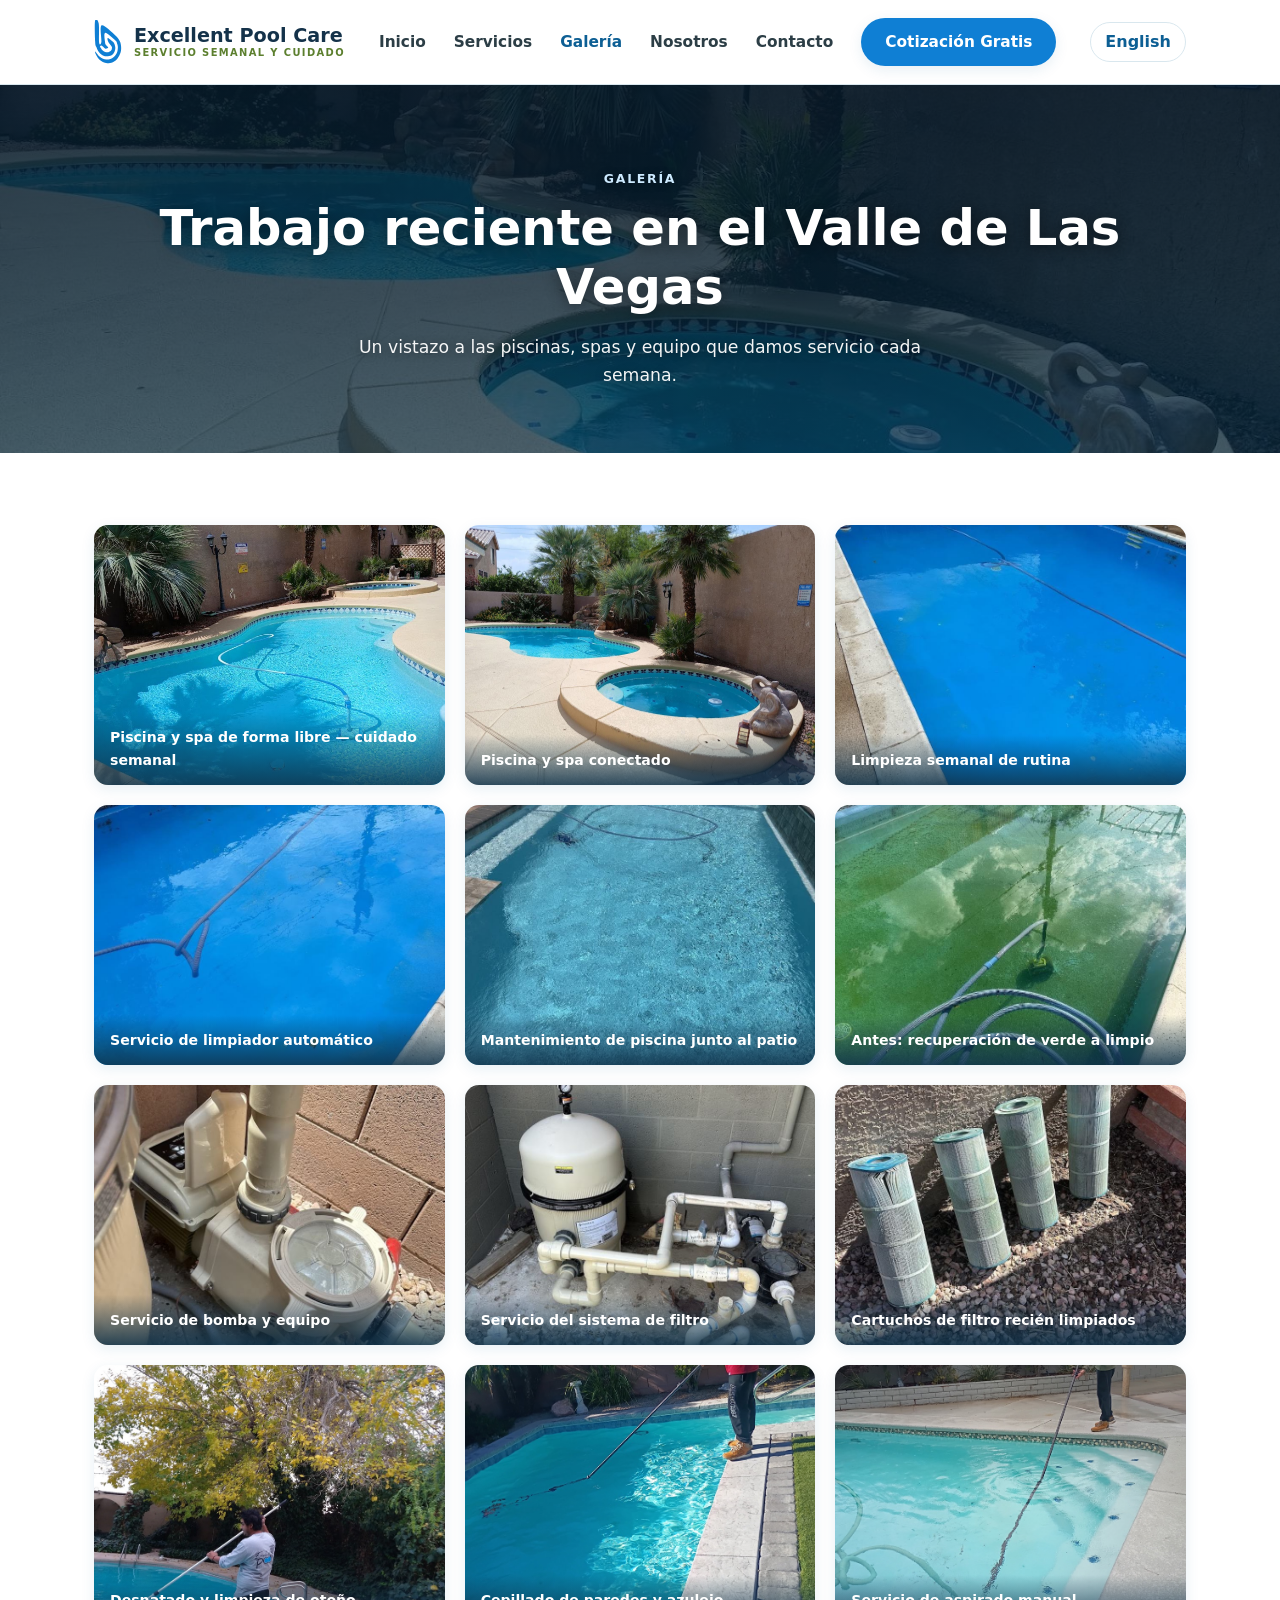
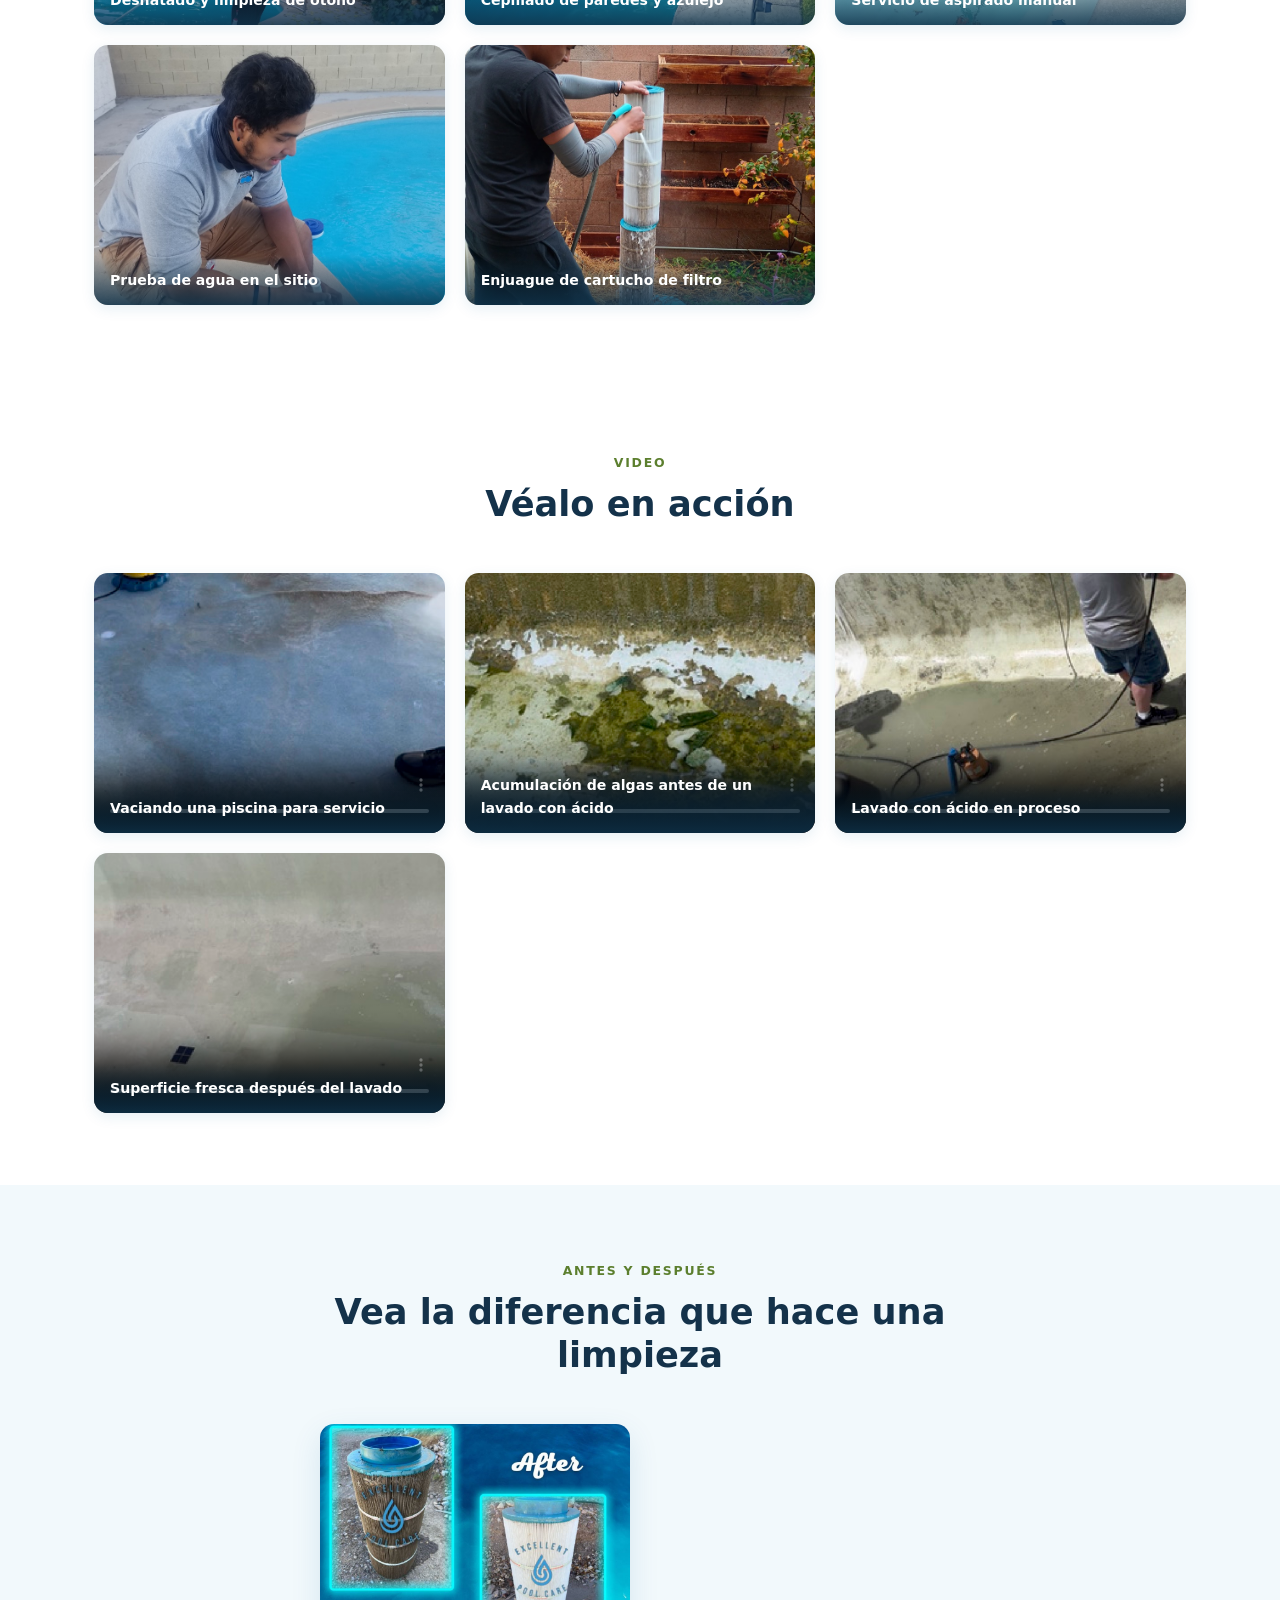
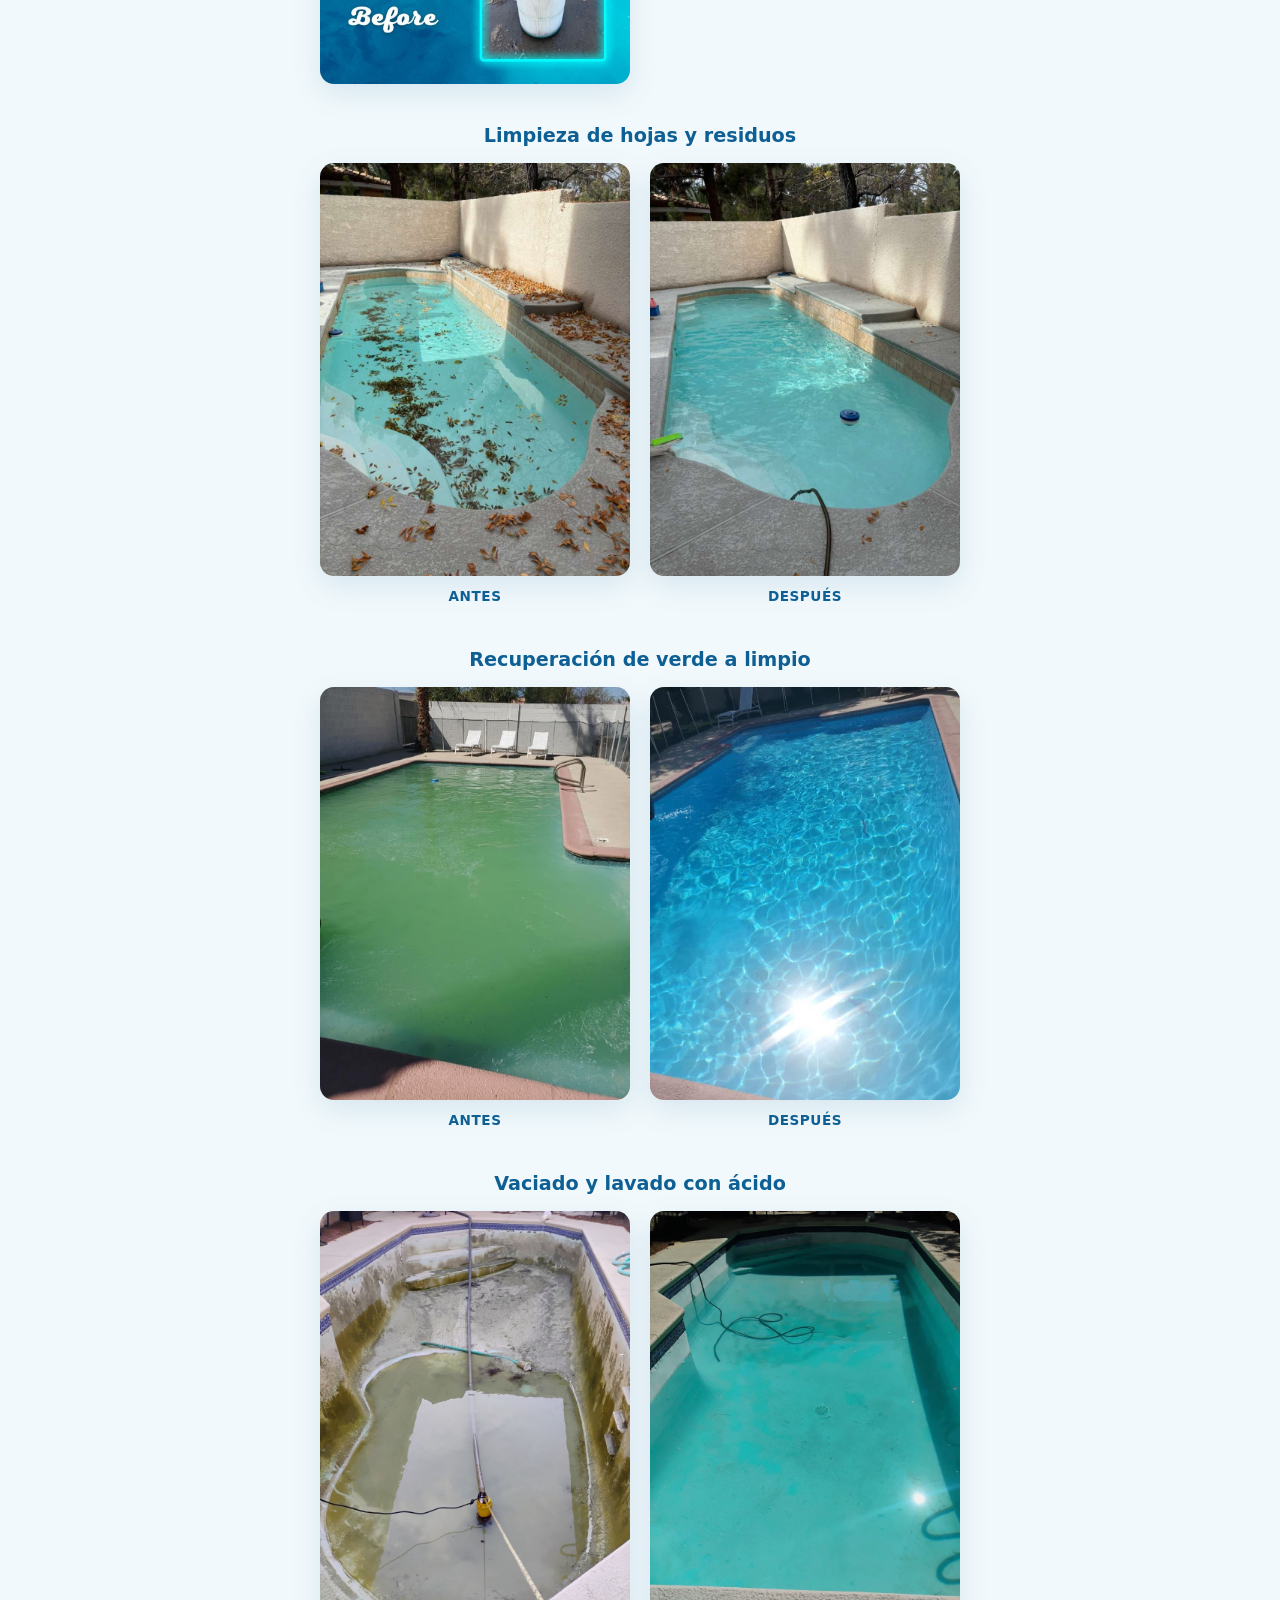
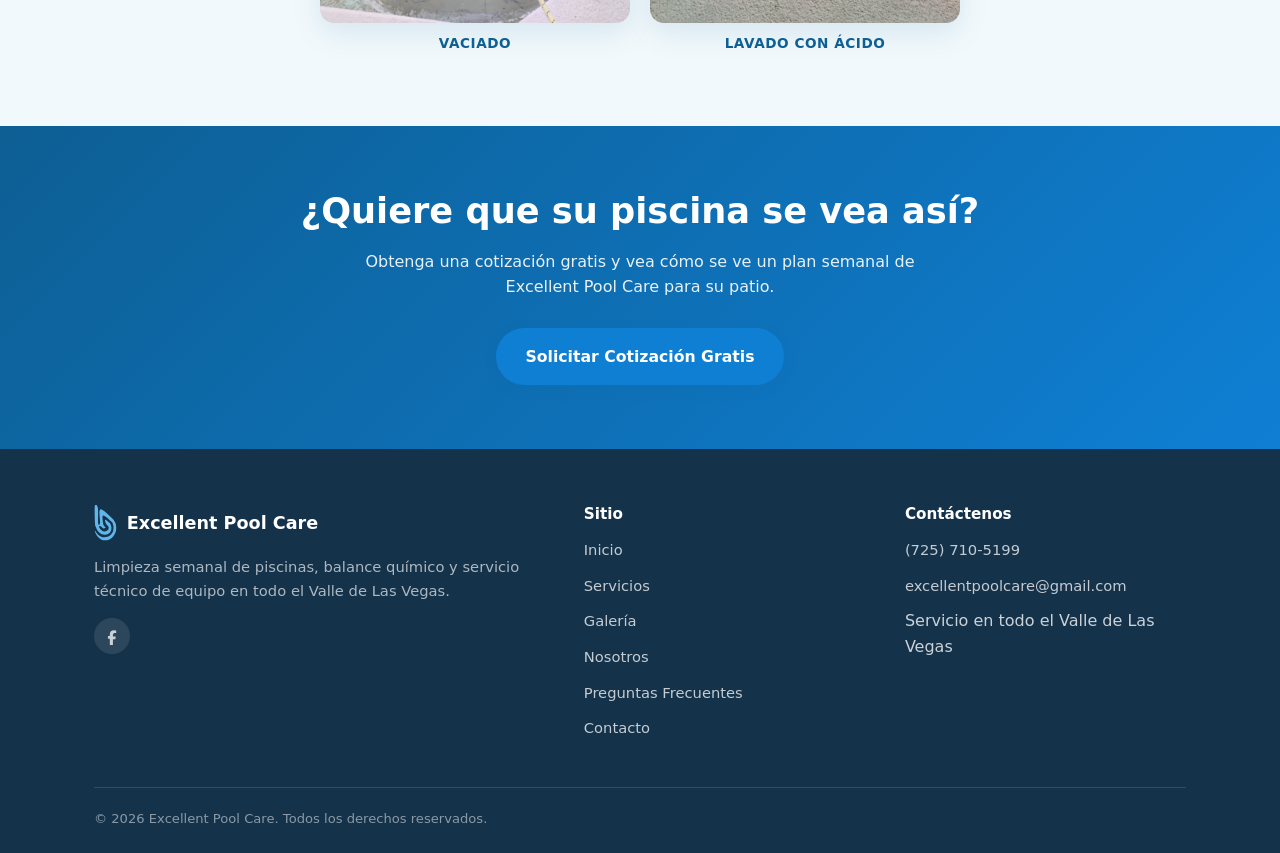
<file: es/gallery.html>
<!DOCTYPE html>
<html lang="es">
<head>
<meta charset="UTF-8">
<meta name="viewport" content="width=device-width, initial-scale=1.0">
<title>Galería | Excellent Pool Care</title>
<meta name="description" content="Vea el trabajo reciente de Excellent Pool Care: piscinas relucientes, cuidado de spa, limpieza de filtros y recuperaciones de verde a limpio en todo el Valle de Las Vegas.">
<link rel="icon" type="image/svg+xml" href="../images/favicon.svg">
<link rel="preload" as="image" href="../images/lagoon-pool.jpg">
<link rel="stylesheet" href="../css/style.css">
</head>
<body>


<header class="site-header">
  <div class="container">
    <a class="brand" href="index.html">
      <svg class="brand-mark" viewBox="0 0 63.44 100" xmlns="http://www.w3.org/2000/svg" aria-hidden="true">
        <path d="M 2.39 1.91 C 1.04 8.80 2.17 39.37 2.63 49.22 C 3.09 59.08 3.74 57.13 5.14 61.05 C 6.53 64.97 8.48 69.53 10.99 72.76 C 13.50 75.99 16.75 78.79 20.19 80.41 C 23.64 82.02 27.98 82.80 31.66 82.44 C 35.34 82.08 39.71 80.23 42.29 78.26 C 44.88 76.28 46.18 73.28 47.19 70.61 C 48.21 67.94 48.55 65.03 48.39 62.25 C 48.23 59.46 47.15 56.03 46.24 53.88 C 45.32 51.73 45.36 51.51 42.89 49.34 C 40.42 47.17 33.17 40.80 31.42 40.86 C 29.67 40.92 30.92 46.44 32.38 49.70 C 33.83 52.97 38.79 57.81 40.14 60.45 C 41.50 63.10 40.72 64.08 40.50 65.59 C 40.28 67.10 40.14 68.28 38.83 69.53 C 37.51 70.79 34.89 72.60 32.62 73.12 C 30.35 73.64 27.44 73.36 25.21 72.64 C 22.98 71.92 20.99 70.51 19.24 68.82 C 17.48 67.12 15.59 64.06 14.70 62.49 C 13.80 60.91 13.36 60.04 13.86 59.38 C 14.36 58.72 15.79 57.67 17.68 58.54 C 19.57 59.42 23.40 63.62 25.21 64.64 C 27.02 65.65 27.36 65.03 28.55 64.64 C 29.75 64.24 32.52 63.46 32.38 62.25 C 32.24 61.03 28.91 59.22 27.72 57.35 C 26.52 55.48 25.59 55.69 25.21 51.02 C 24.83 46.34 21.55 30.03 25.45 29.27 C 29.35 28.51 44.13 42.47 48.63 46.48 C 53.13 50.48 51.51 50.90 52.45 53.29 C 53.39 55.68 54.10 57.83 54.24 60.81 C 54.38 63.80 54.00 68.24 53.29 71.21 C 52.57 74.17 51.43 76.34 49.94 78.61 C 48.45 80.88 46.40 83.19 44.32 84.83 C 42.25 86.46 40.26 87.59 37.51 88.41 C 34.77 89.23 30.68 89.78 27.84 89.73 C 24.99 89.67 23.12 89.27 20.43 88.05 C 17.74 86.84 14.68 85.19 11.71 82.44 C 8.74 79.69 3.84 72.22 2.63 71.57 C 1.41 70.91 3.11 75.73 4.42 78.49 C 5.73 81.26 7.93 85.32 10.51 88.17 C 13.10 91.02 16.71 93.91 19.95 95.58 C 23.20 97.25 26.18 98.17 29.99 98.21 C 33.79 98.25 38.87 97.63 42.77 95.82 C 46.67 94.01 50.44 91.08 53.41 87.34 C 56.37 83.59 59.22 77.94 60.57 73.36 C 61.93 68.78 61.89 64.14 61.53 59.86 C 61.17 55.58 60.67 51.89 58.42 47.67 C 56.17 43.45 54.88 40.44 48.03 34.53 C 41.18 28.61 22.54 9.58 17.32 12.19 C 12.11 14.79 17.68 43.71 16.73 50.18 C 15.77 56.65 12.58 58.06 11.59 51.02 C 10.59 43.97 12.29 16.07 10.75 7.89 C 9.22 -0.30 3.74 -4.98 2.39 1.91 Z" fill="#0f7fd4"/>
      </svg>
      <span class="brand-name">Excellent Pool Care<small>SERVICIO SEMANAL Y CUIDADO</small></span>
    </a>
    <nav class="main-nav">
      <ul>
        <li><a href="index.html">Inicio</a></li>
        <li><a href="services.html">Servicios</a></li>
        <li><a href="gallery.html" aria-current="page">Galería</a></li>
        <li><a href="about.html">Nosotros</a></li>
        <li><a href="contact.html">Contacto</a></li>
        <li><a class="btn btn-primary" href="contact.html">Cotización Gratis</a></li>
      </ul>
    </nav>
    <div class="header-actions">
      <a class="lang-switch" href="../gallery.html" aria-label="View this site in English">English</a>
      <button class="nav-toggle" aria-label="Toggle navigation menu" aria-expanded="false">
        <span></span><span></span><span></span>
      </button>
    </div>
  </div>
</header>

<main>

  <section class="page-hero" style="background-image: url('../images/lagoon-pool.jpg');">
    <div class="container">
      <span class="eyebrow" style="color:#cdeaff;">Galería</span>
      <h1 style="color:#fff;">Trabajo reciente en el Valle de Las Vegas</h1>
      <p>Un vistazo a las piscinas, spas y equipo que damos servicio cada semana.</p>
    </div>
  </section>

  <section>
    <div class="container">
      <div class="gallery-grid">
        <figure>
          <img src="../images/hero-pool.jpg" alt="Piscina de forma libre y spa mantenidos por Excellent Pool Care">
          <figcaption>Piscina y spa de forma libre — cuidado semanal</figcaption>
        </figure>
        <figure>
          <img src="../images/lagoon-pool.jpg" alt="Piscina y spa conectado con agua azul cristalina">
          <figcaption>Piscina y spa conectado</figcaption>
        </figure>
        <figure>
          <img src="../images/gallery-clean-1.jpg" alt="Piscina de patio trasero con agua reluciente">
          <figcaption>Limpieza semanal de rutina</figcaption>
        </figure>
        <figure>
          <img src="../images/gallery-clean-2.jpg" alt="Piscina rectangular limpia con limpiador automático en funcionamiento">
          <figcaption>Servicio de limpiador automático</figcaption>
        </figure>
        <figure>
          <img src="../images/gallery-clean-3.jpg" alt="Piscina limpia con patio y área de descanso">
          <figcaption>Mantenimiento de piscina junto al patio</figcaption>
        </figure>
        <figure>
          <img src="../images/green-pool-before.jpg" alt="Piscina con algas verdes antes del servicio de recuperación de Excellent Pool Care">
          <figcaption>Antes: recuperación de verde a limpio</figcaption>
        </figure>
        <figure>
          <img src="../images/equipment-pump.jpg" alt="Bomba de piscina revisada por un técnico de Excellent Pool Care">
          <figcaption>Servicio de bomba y equipo</figcaption>
        </figure>
        <figure>
          <img src="../images/equipment-filter.jpg" alt="Tanque de filtro y plomería de piscina revisados por Excellent Pool Care">
          <figcaption>Servicio del sistema de filtro</figcaption>
        </figure>
        <figure>
          <img src="../images/filters-clean.jpg" alt="Cartuchos de filtro de piscina recién limpiados">
          <figcaption>Cartuchos de filtro recién limpiados</figcaption>
        </figure>
        <figure>
          <img src="../images/gallery-skimming-fall.jpg" alt="Técnico de Excellent Pool Care desnatando una piscina rodeada de hojas de otoño">
          <figcaption>Desnatado y limpieza de otoño</figcaption>
        </figure>
        <figure>
          <img src="../images/gallery-brushing-walls.jpg" alt="Técnico de Excellent Pool Care cepillando las paredes de la piscina">
          <figcaption>Cepillado de paredes y azulejo</figcaption>
        </figure>
        <figure>
          <img src="../images/gallery-vacuum-service.jpg" alt="Técnico de Excellent Pool Care aspirando una piscina">
          <figcaption>Servicio de aspirado manual</figcaption>
        </figure>
        <figure>
          <img src="../images/gallery-water-testing.jpg" alt="Técnico de Excellent Pool Care probando la química del agua de la piscina">
          <figcaption>Prueba de agua en el sitio</figcaption>
        </figure>
        <figure>
          <img src="../images/gallery-filter-spray.jpg" alt="Técnico de Excellent Pool Care enjuagando un cartucho de filtro">
          <figcaption>Enjuague de cartucho de filtro</figcaption>
        </figure>
      </div>
    </div>
  </section>

  <section>
    <div class="container">
      <div class="section-head">
        <span class="eyebrow">Video</span>
        <h2>Véalo en acción</h2>
      </div>
      <div class="gallery-grid">
        <figure>
          <video controls muted preload="metadata" poster="../images/video-poster-draining.jpg">
            <source src="../clips/pool-draining.mp4" type="video/mp4">
          </video>
          <figcaption>Vaciando una piscina para servicio</figcaption>
        </figure>
        <figure>
          <video controls muted preload="metadata" poster="../images/video-poster-algae-before.jpg">
            <source src="../clips/algae-before-wash.mp4" type="video/mp4">
          </video>
          <figcaption>Acumulación de algas antes de un lavado con ácido</figcaption>
        </figure>
        <figure>
          <video controls muted preload="metadata" poster="../images/video-poster-acid-wash.jpg">
            <source src="../clips/acid-wash-in-progress.mp4" type="video/mp4">
          </video>
          <figcaption>Lavado con ácido en proceso</figcaption>
        </figure>
        <figure>
          <video controls muted preload="metadata" poster="../images/video-poster-acid-after.jpg">
            <source src="../clips/acid-wash-after.mp4" type="video/mp4">
          </video>
          <figcaption>Superficie fresca después del lavado</figcaption>
        </figure>
      </div>
    </div>
  </section>

  <section class="section-alt">
    <div class="container">
      <div class="section-head">
        <span class="eyebrow">Antes y Después</span>
        <h2>Vea la diferencia que hace una limpieza</h2>
      </div>
      <div class="before-after" style="max-width: 640px; margin: 0 auto;">
        <figure>
          <img src="../images/filter-before-after.jpg" alt="Cartucho de filtro de piscina antes y después de la limpieza por Excellent Pool Care">
        </figure>
      </div>

      <h3 class="text-center mt-lg" style="color: var(--color-primary-dark);">Limpieza de hojas y residuos</h3>
      <div class="before-after" style="max-width: 640px; margin: 0 auto;">
        <figure>
          <img src="../images/leaves-before.jpg" alt="Piscina cubierta de hojas caídas antes de la limpieza de Excellent Pool Care">
          <figcaption>Antes</figcaption>
        </figure>
        <figure>
          <img src="../images/leaves-after.jpg" alt="La misma piscina reluciente después de la limpieza de Excellent Pool Care">
          <figcaption>Después</figcaption>
        </figure>
      </div>

      <h3 class="text-center mt-lg" style="color: var(--color-primary-dark);">Recuperación de verde a limpio</h3>
      <div class="before-after" style="max-width: 640px; margin: 0 auto;">
        <figure>
          <img src="../images/green-pool-before-2.jpg" alt="Piscina con algas verdes antes del servicio de recuperación de Excellent Pool Care">
          <figcaption>Antes</figcaption>
        </figure>
        <figure>
          <img src="../images/green-pool-after-2.jpg" alt="La misma piscina cristalina después del servicio de recuperación de Excellent Pool Care">
          <figcaption>Después</figcaption>
        </figure>
      </div>

      <h3 class="text-center mt-lg" style="color: var(--color-primary-dark);">Vaciado y lavado con ácido</h3>
      <div class="before-after" style="max-width: 640px; margin: 0 auto;">
        <figure>
          <img src="../images/pool-draining-before.jpg" alt="Piscina siendo vaciada por Excellent Pool Care antes de un lavado con ácido">
          <figcaption>Vaciado</figcaption>
        </figure>
        <figure>
          <img src="../images/pool-acidwash-after.jpg" alt="Superficie de piscina recién lavada con ácido por Excellent Pool Care">
          <figcaption>Lavado con Ácido</figcaption>
        </figure>
      </div>
    </div>
  </section>

  <section class="cta-band">
    <div class="container">
      <h2>¿Quiere que su piscina se vea así?</h2>
      <p>Obtenga una cotización gratis y vea cómo se ve un plan semanal de Excellent Pool Care para su patio.</p>
      <a href="contact.html" class="btn btn-primary">Solicitar Cotización Gratis</a>
    </div>
  </section>

</main>

<footer class="site-footer">
  <div class="container">
    <div class="footer-grid">
      <div>
        <div class="footer-brand">
          <svg viewBox="0 0 63.44 100" xmlns="http://www.w3.org/2000/svg" aria-hidden="true">
            <path d="M 2.39 1.91 C 1.04 8.80 2.17 39.37 2.63 49.22 C 3.09 59.08 3.74 57.13 5.14 61.05 C 6.53 64.97 8.48 69.53 10.99 72.76 C 13.50 75.99 16.75 78.79 20.19 80.41 C 23.64 82.02 27.98 82.80 31.66 82.44 C 35.34 82.08 39.71 80.23 42.29 78.26 C 44.88 76.28 46.18 73.28 47.19 70.61 C 48.21 67.94 48.55 65.03 48.39 62.25 C 48.23 59.46 47.15 56.03 46.24 53.88 C 45.32 51.73 45.36 51.51 42.89 49.34 C 40.42 47.17 33.17 40.80 31.42 40.86 C 29.67 40.92 30.92 46.44 32.38 49.70 C 33.83 52.97 38.79 57.81 40.14 60.45 C 41.50 63.10 40.72 64.08 40.50 65.59 C 40.28 67.10 40.14 68.28 38.83 69.53 C 37.51 70.79 34.89 72.60 32.62 73.12 C 30.35 73.64 27.44 73.36 25.21 72.64 C 22.98 71.92 20.99 70.51 19.24 68.82 C 17.48 67.12 15.59 64.06 14.70 62.49 C 13.80 60.91 13.36 60.04 13.86 59.38 C 14.36 58.72 15.79 57.67 17.68 58.54 C 19.57 59.42 23.40 63.62 25.21 64.64 C 27.02 65.65 27.36 65.03 28.55 64.64 C 29.75 64.24 32.52 63.46 32.38 62.25 C 32.24 61.03 28.91 59.22 27.72 57.35 C 26.52 55.48 25.59 55.69 25.21 51.02 C 24.83 46.34 21.55 30.03 25.45 29.27 C 29.35 28.51 44.13 42.47 48.63 46.48 C 53.13 50.48 51.51 50.90 52.45 53.29 C 53.39 55.68 54.10 57.83 54.24 60.81 C 54.38 63.80 54.00 68.24 53.29 71.21 C 52.57 74.17 51.43 76.34 49.94 78.61 C 48.45 80.88 46.40 83.19 44.32 84.83 C 42.25 86.46 40.26 87.59 37.51 88.41 C 34.77 89.23 30.68 89.78 27.84 89.73 C 24.99 89.67 23.12 89.27 20.43 88.05 C 17.74 86.84 14.68 85.19 11.71 82.44 C 8.74 79.69 3.84 72.22 2.63 71.57 C 1.41 70.91 3.11 75.73 4.42 78.49 C 5.73 81.26 7.93 85.32 10.51 88.17 C 13.10 91.02 16.71 93.91 19.95 95.58 C 23.20 97.25 26.18 98.17 29.99 98.21 C 33.79 98.25 38.87 97.63 42.77 95.82 C 46.67 94.01 50.44 91.08 53.41 87.34 C 56.37 83.59 59.22 77.94 60.57 73.36 C 61.93 68.78 61.89 64.14 61.53 59.86 C 61.17 55.58 60.67 51.89 58.42 47.67 C 56.17 43.45 54.88 40.44 48.03 34.53 C 41.18 28.61 22.54 9.58 17.32 12.19 C 12.11 14.79 17.68 43.71 16.73 50.18 C 15.77 56.65 12.58 58.06 11.59 51.02 C 10.59 43.97 12.29 16.07 10.75 7.89 C 9.22 -0.30 3.74 -4.98 2.39 1.91 Z" fill="#5fb6ea"/>
          </svg>
          <span>Excellent Pool Care</span>
        </div>
        <p>Limpieza semanal de piscinas, balance químico y servicio técnico de equipo en todo el Valle de Las Vegas.</p>
        <div class="footer-social">
          <a href="https://www.facebook.com/Excellentpoolcare" target="_blank" rel="noopener" aria-label="Excellent Pool Care on Facebook">
            <svg viewBox="0 0 24 24" fill="currentColor" aria-hidden="true"><path d="M9.101 23.691v-7.98H6.627v-3.667h2.474v-1.58c0-4.085 1.848-5.978 5.858-5.978.401 0 .955.042 1.468.103a8.68 8.68 0 0 1 1.141.195v3.325a8.623 8.623 0 0 0-.653-.036 4.6 4.6 0 0 0-.674-.006c-.922 0-1.663.198-2.2.699-.577.523-.855 1.323-.855 2.412v1.353l3.746.001-.494 3.667h-3.223v7.98H9.101z"/></svg>
          </a>
        </div>
      </div>
      <div>
        <h4>Sitio</h4>
        <ul>
          <li><a href="index.html">Inicio</a></li>
          <li><a href="services.html">Servicios</a></li>
          <li><a href="gallery.html">Galería</a></li>
          <li><a href="about.html">Nosotros</a></li>
          <li><a href="faq.html">Preguntas Frecuentes</a></li>
          <li><a href="contact.html">Contacto</a></li>
        </ul>
      </div>
      <div>
        <h4>Contáctenos</h4>
        <ul>
          <li><a href="tel:+17257105199">(725) 710-5199</a></li>
          <li><a href="mailto:excellentpoolcare@gmail.com">excellentpoolcare@gmail.com</a></li>
          <li>Servicio en todo el Valle de Las Vegas</li>
        </ul>
      </div>
    </div>
    <div class="footer-bottom">
      <span>&copy; <span id="year"></span> Excellent Pool Care. Todos los derechos reservados.</span>
    </div>
  </div>
</footer>

<script src="../js/main.js"></script>

</body>
</html>
</file>
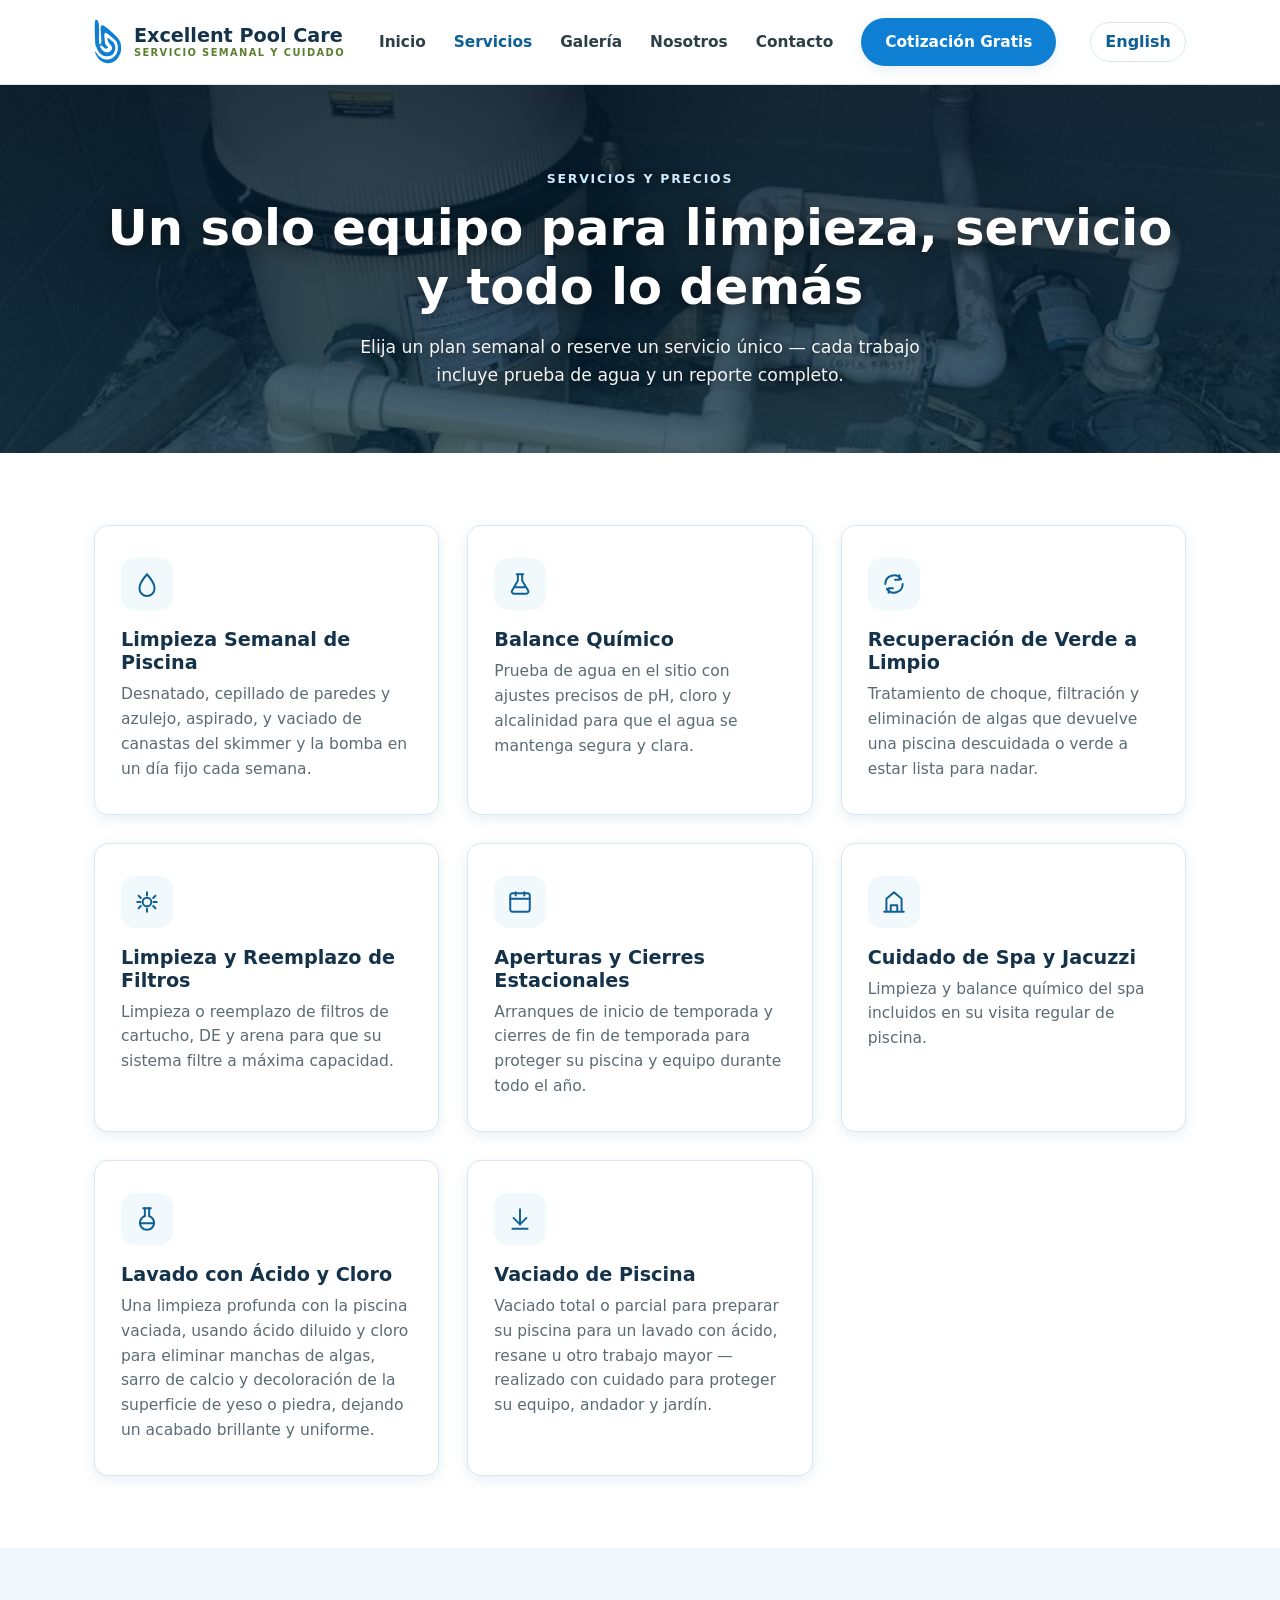
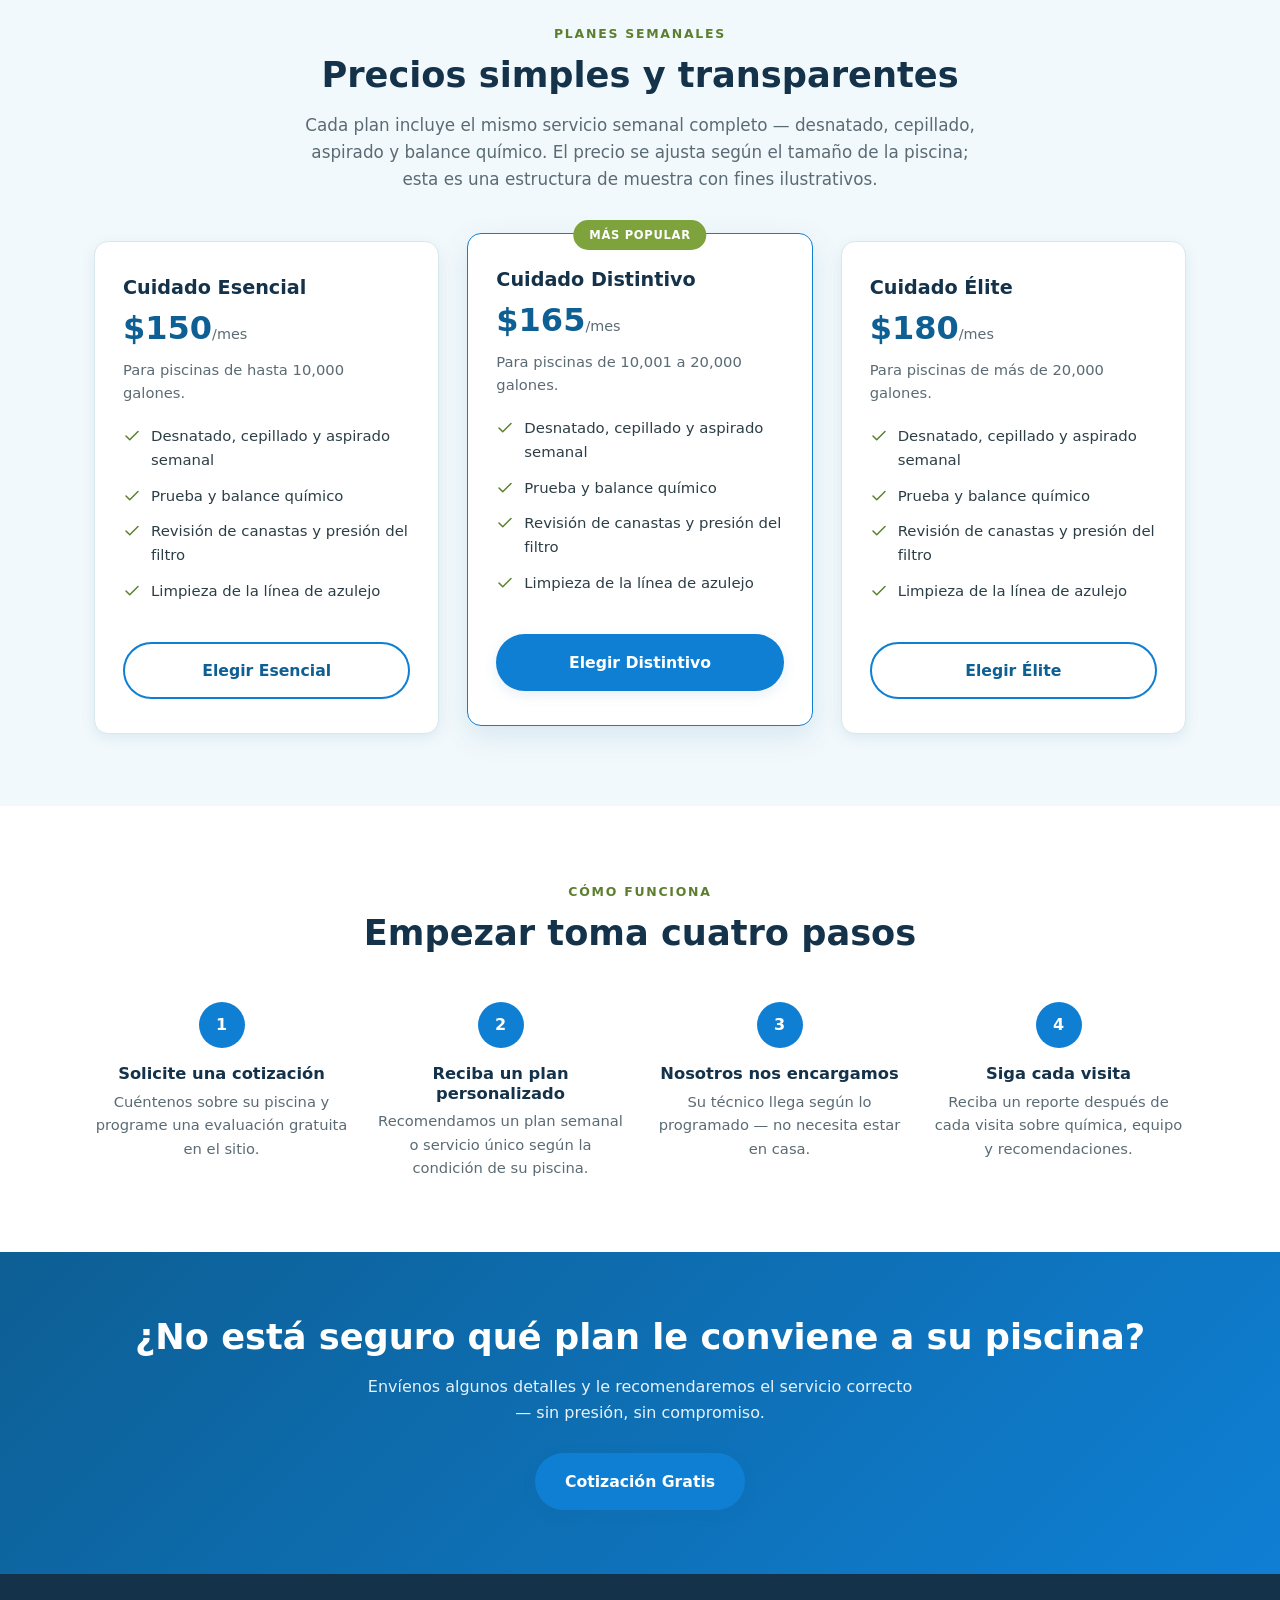
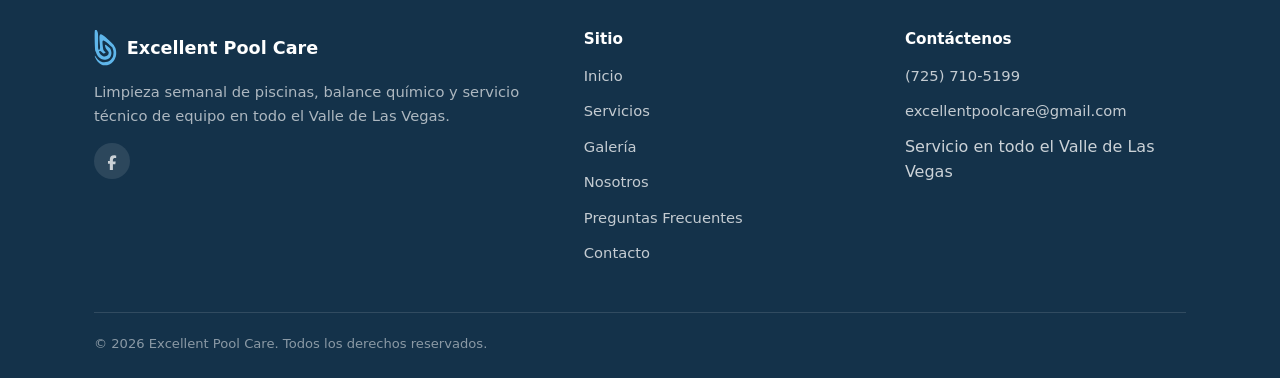
<file: es/services.html>
<!DOCTYPE html>
<html lang="es">
<head>
<meta charset="UTF-8">
<meta name="viewport" content="width=device-width, initial-scale=1.0">
<title>Servicios y Precios | Excellent Pool Care</title>
<meta name="description" content="Limpieza semanal de piscinas, balance químico, recuperación de verde a limpio, limpieza de filtros, servicio técnico de equipo y aperturas/cierres estacionales de Excellent Pool Care.">
<link rel="icon" type="image/svg+xml" href="../images/favicon.svg">
<link rel="preload" as="image" href="../images/equipment-filter.jpg">
<link rel="stylesheet" href="../css/style.css">
</head>
<body>


<header class="site-header">
  <div class="container">
    <a class="brand" href="index.html">
      <svg class="brand-mark" viewBox="0 0 63.44 100" xmlns="http://www.w3.org/2000/svg" aria-hidden="true">
        <path d="M 2.39 1.91 C 1.04 8.80 2.17 39.37 2.63 49.22 C 3.09 59.08 3.74 57.13 5.14 61.05 C 6.53 64.97 8.48 69.53 10.99 72.76 C 13.50 75.99 16.75 78.79 20.19 80.41 C 23.64 82.02 27.98 82.80 31.66 82.44 C 35.34 82.08 39.71 80.23 42.29 78.26 C 44.88 76.28 46.18 73.28 47.19 70.61 C 48.21 67.94 48.55 65.03 48.39 62.25 C 48.23 59.46 47.15 56.03 46.24 53.88 C 45.32 51.73 45.36 51.51 42.89 49.34 C 40.42 47.17 33.17 40.80 31.42 40.86 C 29.67 40.92 30.92 46.44 32.38 49.70 C 33.83 52.97 38.79 57.81 40.14 60.45 C 41.50 63.10 40.72 64.08 40.50 65.59 C 40.28 67.10 40.14 68.28 38.83 69.53 C 37.51 70.79 34.89 72.60 32.62 73.12 C 30.35 73.64 27.44 73.36 25.21 72.64 C 22.98 71.92 20.99 70.51 19.24 68.82 C 17.48 67.12 15.59 64.06 14.70 62.49 C 13.80 60.91 13.36 60.04 13.86 59.38 C 14.36 58.72 15.79 57.67 17.68 58.54 C 19.57 59.42 23.40 63.62 25.21 64.64 C 27.02 65.65 27.36 65.03 28.55 64.64 C 29.75 64.24 32.52 63.46 32.38 62.25 C 32.24 61.03 28.91 59.22 27.72 57.35 C 26.52 55.48 25.59 55.69 25.21 51.02 C 24.83 46.34 21.55 30.03 25.45 29.27 C 29.35 28.51 44.13 42.47 48.63 46.48 C 53.13 50.48 51.51 50.90 52.45 53.29 C 53.39 55.68 54.10 57.83 54.24 60.81 C 54.38 63.80 54.00 68.24 53.29 71.21 C 52.57 74.17 51.43 76.34 49.94 78.61 C 48.45 80.88 46.40 83.19 44.32 84.83 C 42.25 86.46 40.26 87.59 37.51 88.41 C 34.77 89.23 30.68 89.78 27.84 89.73 C 24.99 89.67 23.12 89.27 20.43 88.05 C 17.74 86.84 14.68 85.19 11.71 82.44 C 8.74 79.69 3.84 72.22 2.63 71.57 C 1.41 70.91 3.11 75.73 4.42 78.49 C 5.73 81.26 7.93 85.32 10.51 88.17 C 13.10 91.02 16.71 93.91 19.95 95.58 C 23.20 97.25 26.18 98.17 29.99 98.21 C 33.79 98.25 38.87 97.63 42.77 95.82 C 46.67 94.01 50.44 91.08 53.41 87.34 C 56.37 83.59 59.22 77.94 60.57 73.36 C 61.93 68.78 61.89 64.14 61.53 59.86 C 61.17 55.58 60.67 51.89 58.42 47.67 C 56.17 43.45 54.88 40.44 48.03 34.53 C 41.18 28.61 22.54 9.58 17.32 12.19 C 12.11 14.79 17.68 43.71 16.73 50.18 C 15.77 56.65 12.58 58.06 11.59 51.02 C 10.59 43.97 12.29 16.07 10.75 7.89 C 9.22 -0.30 3.74 -4.98 2.39 1.91 Z" fill="#0f7fd4"/>
      </svg>
      <span class="brand-name">Excellent Pool Care<small>SERVICIO SEMANAL Y CUIDADO</small></span>
    </a>
    <nav class="main-nav">
      <ul>
        <li><a href="index.html">Inicio</a></li>
        <li><a href="services.html" aria-current="page">Servicios</a></li>
        <li><a href="gallery.html">Galería</a></li>
        <li><a href="about.html">Nosotros</a></li>
        <li><a href="contact.html">Contacto</a></li>
        <li><a class="btn btn-primary" href="contact.html">Cotización Gratis</a></li>
      </ul>
    </nav>
    <div class="header-actions">
      <a class="lang-switch" href="../services.html" aria-label="View this site in English">English</a>
      <button class="nav-toggle" aria-label="Toggle navigation menu" aria-expanded="false">
        <span></span><span></span><span></span>
      </button>
    </div>
  </div>
</header>

<main>

  <section class="page-hero" style="background-image: url('../images/equipment-filter.jpg');">
    <div class="container">
      <span class="eyebrow" style="color:#cdeaff;">Servicios y Precios</span>
      <h1 style="color:#fff;">Un solo equipo para limpieza, servicio y todo lo demás</h1>
      <p>Elija un plan semanal o reserve un servicio único — cada trabajo incluye prueba de agua y un reporte completo.</p>
    </div>
  </section>

  <!-- Service list -->
  <section>
    <div class="container">
      <div class="grid grid-3">
        <div class="card">
          <div class="icon-badge">
            <svg viewBox="0 0 24 24" fill="none" stroke="currentColor" stroke-width="1.8" stroke-linecap="round" stroke-linejoin="round"><path d="M12 3s7 8 7 13a7 7 0 0 1-14 0c0-5 7-13 7-13Z"/></svg>
          </div>
          <h3>Limpieza Semanal de Piscina</h3>
          <p>Desnatado, cepillado de paredes y azulejo, aspirado, y vaciado de canastas del skimmer y la bomba en un día fijo cada semana.</p>
        </div>
        <div class="card">
          <div class="icon-badge">
            <svg viewBox="0 0 24 24" fill="none" stroke="currentColor" stroke-width="1.8" stroke-linecap="round" stroke-linejoin="round"><path d="M9 3h6M10 3v6l-5.5 9.5A2 2 0 0 0 6.2 21h11.6a2 2 0 0 0 1.7-3.03L14 9V3M8 15h8"/></svg>
          </div>
          <h3>Balance Químico</h3>
          <p>Prueba de agua en el sitio con ajustes precisos de pH, cloro y alcalinidad para que el agua se mantenga segura y clara.</p>
        </div>
        <div class="card">
          <div class="icon-badge">
            <svg viewBox="0 0 24 24" fill="none" stroke="currentColor" stroke-width="1.8" stroke-linecap="round" stroke-linejoin="round"><path d="M4 12a8 8 0 0 1 14.6-4.5M20 12a8 8 0 0 1-14.6 4.5M17 4v4h-4M7 20v-4h4"/></svg>
          </div>
          <h3>Recuperación de Verde a Limpio</h3>
          <p>Tratamiento de choque, filtración y eliminación de algas que devuelve una piscina descuidada o verde a estar lista para nadar.</p>
        </div>
        <div class="card">
          <div class="icon-badge">
            <svg viewBox="0 0 24 24" fill="none" stroke="currentColor" stroke-width="1.8" stroke-linecap="round" stroke-linejoin="round"><path d="M12 3v3M12 18v3M4.2 6.2l2.1 2.1M17.7 15.7l2.1 2.1M3 12h3M18 12h3M4.2 17.8l2.1-2.1M17.7 8.3l2.1-2.1"/><circle cx="12" cy="12" r="4"/></svg>
          </div>
          <h3>Limpieza y Reemplazo de Filtros</h3>
          <p>Limpieza o reemplazo de filtros de cartucho, DE y arena para que su sistema filtre a máxima capacidad.</p>
        </div>
        <div class="card">
          <div class="icon-badge">
            <svg viewBox="0 0 24 24" fill="none" stroke="currentColor" stroke-width="1.8" stroke-linecap="round" stroke-linejoin="round"><rect x="3" y="4" width="18" height="17" rx="2"/><path d="M3 9h18M8 3v3M16 3v3"/></svg>
          </div>
          <h3>Aperturas y Cierres Estacionales</h3>
          <p>Arranques de inicio de temporada y cierres de fin de temporada para proteger su piscina y equipo durante todo el año.</p>
        </div>
        <div class="card">
          <div class="icon-badge">
            <svg viewBox="0 0 24 24" fill="none" stroke="currentColor" stroke-width="1.8" stroke-linecap="round" stroke-linejoin="round"><path d="M3 21h18M5 21V9l7-6 7 6v12M9 21v-6h6v6"/></svg>
          </div>
          <h3>Cuidado de Spa y Jacuzzi</h3>
          <p>Limpieza y balance químico del spa incluidos en su visita regular de piscina.</p>
        </div>
        <div class="card">
          <div class="icon-badge">
            <svg viewBox="0 0 24 24" fill="none" stroke="currentColor" stroke-width="1.8" stroke-linecap="round" stroke-linejoin="round"><path d="M10 2v7.31"/><path d="M14 9.3V2"/><path d="M8.5 2h7"/><path d="M14 9.3a6.5 6.5 0 1 1-4 0"/><path d="M5.52 16h12.96"/></svg>
          </div>
          <h3>Lavado con Ácido y Cloro</h3>
          <p>Una limpieza profunda con la piscina vaciada, usando ácido diluido y cloro para eliminar manchas de algas, sarro de calcio y decoloración de la superficie de yeso o piedra, dejando un acabado brillante y uniforme.</p>
        </div>
        <div class="card">
          <div class="icon-badge">
            <svg viewBox="0 0 24 24" fill="none" stroke="currentColor" stroke-width="1.8" stroke-linecap="round" stroke-linejoin="round"><path d="M12 17V3"/><path d="m6 11 6 6 6-6"/><path d="M19 21H5"/></svg>
          </div>
          <h3>Vaciado de Piscina</h3>
          <p>Vaciado total o parcial para preparar su piscina para un lavado con ácido, resane u otro trabajo mayor — realizado con cuidado para proteger su equipo, andador y jardín.</p>
        </div>
      </div>
    </div>
  </section>

  <!-- Pricing -->
  <section class="section-alt">
    <div class="container">
      <div class="section-head">
        <span class="eyebrow">Planes Semanales</span>
        <h2>Precios simples y transparentes</h2>
        <p>Cada plan incluye el mismo servicio semanal completo — desnatado, cepillado, aspirado y balance químico. El precio se ajusta según el tamaño de la piscina; esta es una estructura de muestra con fines ilustrativos.</p>
      </div>

      <div class="plan-grid">
        <div class="plan">
          <h3>Cuidado Esencial</h3>
          <p class="price">$150<span>/mes</span></p>
          <p class="plan-desc">Para piscinas de hasta 10,000 galones.</p>
          <ul>
            <li><svg viewBox="0 0 24 24" fill="none" stroke="currentColor" stroke-width="2" stroke-linecap="round" stroke-linejoin="round"><path d="m20 6-11 11-5-5"/></svg>Desnatado, cepillado y aspirado semanal</li>
            <li><svg viewBox="0 0 24 24" fill="none" stroke="currentColor" stroke-width="2" stroke-linecap="round" stroke-linejoin="round"><path d="m20 6-11 11-5-5"/></svg>Prueba y balance químico</li>
            <li><svg viewBox="0 0 24 24" fill="none" stroke="currentColor" stroke-width="2" stroke-linecap="round" stroke-linejoin="round"><path d="m20 6-11 11-5-5"/></svg>Revisión de canastas y presión del filtro</li>
            <li><svg viewBox="0 0 24 24" fill="none" stroke="currentColor" stroke-width="2" stroke-linecap="round" stroke-linejoin="round"><path d="m20 6-11 11-5-5"/></svg>Limpieza de la línea de azulejo</li>
          </ul>
          <a href="contact.html?plan=essential" class="btn btn-secondary text-center">Elegir Esencial</a>
        </div>
        <div class="plan featured">
          <span class="plan-badge">Más Popular</span>
          <h3>Cuidado Distintivo</h3>
          <p class="price">$165<span>/mes</span></p>
          <p class="plan-desc">Para piscinas de 10,001 a 20,000 galones.</p>
          <ul>
            <li><svg viewBox="0 0 24 24" fill="none" stroke="currentColor" stroke-width="2" stroke-linecap="round" stroke-linejoin="round"><path d="m20 6-11 11-5-5"/></svg>Desnatado, cepillado y aspirado semanal</li>
            <li><svg viewBox="0 0 24 24" fill="none" stroke="currentColor" stroke-width="2" stroke-linecap="round" stroke-linejoin="round"><path d="m20 6-11 11-5-5"/></svg>Prueba y balance químico</li>
            <li><svg viewBox="0 0 24 24" fill="none" stroke="currentColor" stroke-width="2" stroke-linecap="round" stroke-linejoin="round"><path d="m20 6-11 11-5-5"/></svg>Revisión de canastas y presión del filtro</li>
            <li><svg viewBox="0 0 24 24" fill="none" stroke="currentColor" stroke-width="2" stroke-linecap="round" stroke-linejoin="round"><path d="m20 6-11 11-5-5"/></svg>Limpieza de la línea de azulejo</li>
          </ul>
          <a href="contact.html?plan=signature" class="btn btn-primary text-center">Elegir Distintivo</a>
        </div>
        <div class="plan">
          <h3>Cuidado Élite</h3>
          <p class="price">$180<span>/mes</span></p>
          <p class="plan-desc">Para piscinas de más de 20,000 galones.</p>
          <ul>
            <li><svg viewBox="0 0 24 24" fill="none" stroke="currentColor" stroke-width="2" stroke-linecap="round" stroke-linejoin="round"><path d="m20 6-11 11-5-5"/></svg>Desnatado, cepillado y aspirado semanal</li>
            <li><svg viewBox="0 0 24 24" fill="none" stroke="currentColor" stroke-width="2" stroke-linecap="round" stroke-linejoin="round"><path d="m20 6-11 11-5-5"/></svg>Prueba y balance químico</li>
            <li><svg viewBox="0 0 24 24" fill="none" stroke="currentColor" stroke-width="2" stroke-linecap="round" stroke-linejoin="round"><path d="m20 6-11 11-5-5"/></svg>Revisión de canastas y presión del filtro</li>
            <li><svg viewBox="0 0 24 24" fill="none" stroke="currentColor" stroke-width="2" stroke-linecap="round" stroke-linejoin="round"><path d="m20 6-11 11-5-5"/></svg>Limpieza de la línea de azulejo</li>
          </ul>
          <a href="contact.html?plan=estate" class="btn btn-secondary text-center">Elegir Élite</a>
        </div>
      </div>
    </div>
  </section>

  <!-- How it works -->
  <section>
    <div class="container">
      <div class="section-head">
        <span class="eyebrow">Cómo Funciona</span>
        <h2>Empezar toma cuatro pasos</h2>
      </div>
      <div class="steps">
        <div class="step">
          <div class="step-number">1</div>
          <h3>Solicite una cotización</h3>
          <p>Cuéntenos sobre su piscina y programe una evaluación gratuita en el sitio.</p>
        </div>
        <div class="step">
          <div class="step-number">2</div>
          <h3>Reciba un plan personalizado</h3>
          <p>Recomendamos un plan semanal o servicio único según la condición de su piscina.</p>
        </div>
        <div class="step">
          <div class="step-number">3</div>
          <h3>Nosotros nos encargamos</h3>
          <p>Su técnico llega según lo programado — no necesita estar en casa.</p>
        </div>
        <div class="step">
          <div class="step-number">4</div>
          <h3>Siga cada visita</h3>
          <p>Reciba un reporte después de cada visita sobre química, equipo y recomendaciones.</p>
        </div>
      </div>
    </div>
  </section>

  <section class="cta-band">
    <div class="container">
      <h2>¿No está seguro qué plan le conviene a su piscina?</h2>
      <p>Envíenos algunos detalles y le recomendaremos el servicio correcto — sin presión, sin compromiso.</p>
      <a href="contact.html" class="btn btn-primary">Cotización Gratis</a>
    </div>
  </section>

</main>

<footer class="site-footer">
  <div class="container">
    <div class="footer-grid">
      <div>
        <div class="footer-brand">
          <svg viewBox="0 0 63.44 100" xmlns="http://www.w3.org/2000/svg" aria-hidden="true">
            <path d="M 2.39 1.91 C 1.04 8.80 2.17 39.37 2.63 49.22 C 3.09 59.08 3.74 57.13 5.14 61.05 C 6.53 64.97 8.48 69.53 10.99 72.76 C 13.50 75.99 16.75 78.79 20.19 80.41 C 23.64 82.02 27.98 82.80 31.66 82.44 C 35.34 82.08 39.71 80.23 42.29 78.26 C 44.88 76.28 46.18 73.28 47.19 70.61 C 48.21 67.94 48.55 65.03 48.39 62.25 C 48.23 59.46 47.15 56.03 46.24 53.88 C 45.32 51.73 45.36 51.51 42.89 49.34 C 40.42 47.17 33.17 40.80 31.42 40.86 C 29.67 40.92 30.92 46.44 32.38 49.70 C 33.83 52.97 38.79 57.81 40.14 60.45 C 41.50 63.10 40.72 64.08 40.50 65.59 C 40.28 67.10 40.14 68.28 38.83 69.53 C 37.51 70.79 34.89 72.60 32.62 73.12 C 30.35 73.64 27.44 73.36 25.21 72.64 C 22.98 71.92 20.99 70.51 19.24 68.82 C 17.48 67.12 15.59 64.06 14.70 62.49 C 13.80 60.91 13.36 60.04 13.86 59.38 C 14.36 58.72 15.79 57.67 17.68 58.54 C 19.57 59.42 23.40 63.62 25.21 64.64 C 27.02 65.65 27.36 65.03 28.55 64.64 C 29.75 64.24 32.52 63.46 32.38 62.25 C 32.24 61.03 28.91 59.22 27.72 57.35 C 26.52 55.48 25.59 55.69 25.21 51.02 C 24.83 46.34 21.55 30.03 25.45 29.27 C 29.35 28.51 44.13 42.47 48.63 46.48 C 53.13 50.48 51.51 50.90 52.45 53.29 C 53.39 55.68 54.10 57.83 54.24 60.81 C 54.38 63.80 54.00 68.24 53.29 71.21 C 52.57 74.17 51.43 76.34 49.94 78.61 C 48.45 80.88 46.40 83.19 44.32 84.83 C 42.25 86.46 40.26 87.59 37.51 88.41 C 34.77 89.23 30.68 89.78 27.84 89.73 C 24.99 89.67 23.12 89.27 20.43 88.05 C 17.74 86.84 14.68 85.19 11.71 82.44 C 8.74 79.69 3.84 72.22 2.63 71.57 C 1.41 70.91 3.11 75.73 4.42 78.49 C 5.73 81.26 7.93 85.32 10.51 88.17 C 13.10 91.02 16.71 93.91 19.95 95.58 C 23.20 97.25 26.18 98.17 29.99 98.21 C 33.79 98.25 38.87 97.63 42.77 95.82 C 46.67 94.01 50.44 91.08 53.41 87.34 C 56.37 83.59 59.22 77.94 60.57 73.36 C 61.93 68.78 61.89 64.14 61.53 59.86 C 61.17 55.58 60.67 51.89 58.42 47.67 C 56.17 43.45 54.88 40.44 48.03 34.53 C 41.18 28.61 22.54 9.58 17.32 12.19 C 12.11 14.79 17.68 43.71 16.73 50.18 C 15.77 56.65 12.58 58.06 11.59 51.02 C 10.59 43.97 12.29 16.07 10.75 7.89 C 9.22 -0.30 3.74 -4.98 2.39 1.91 Z" fill="#5fb6ea"/>
          </svg>
          <span>Excellent Pool Care</span>
        </div>
        <p>Limpieza semanal de piscinas, balance químico y servicio técnico de equipo en todo el Valle de Las Vegas.</p>
        <div class="footer-social">
          <a href="https://www.facebook.com/Excellentpoolcare" target="_blank" rel="noopener" aria-label="Excellent Pool Care on Facebook">
            <svg viewBox="0 0 24 24" fill="currentColor" aria-hidden="true"><path d="M9.101 23.691v-7.98H6.627v-3.667h2.474v-1.58c0-4.085 1.848-5.978 5.858-5.978.401 0 .955.042 1.468.103a8.68 8.68 0 0 1 1.141.195v3.325a8.623 8.623 0 0 0-.653-.036 4.6 4.6 0 0 0-.674-.006c-.922 0-1.663.198-2.2.699-.577.523-.855 1.323-.855 2.412v1.353l3.746.001-.494 3.667h-3.223v7.98H9.101z"/></svg>
          </a>
        </div>
      </div>
      <div>
        <h4>Sitio</h4>
        <ul>
          <li><a href="index.html">Inicio</a></li>
          <li><a href="services.html">Servicios</a></li>
          <li><a href="gallery.html">Galería</a></li>
          <li><a href="about.html">Nosotros</a></li>
          <li><a href="faq.html">Preguntas Frecuentes</a></li>
          <li><a href="contact.html">Contacto</a></li>
        </ul>
      </div>
      <div>
        <h4>Contáctenos</h4>
        <ul>
          <li><a href="tel:+17257105199">(725) 710-5199</a></li>
          <li><a href="mailto:excellentpoolcare@gmail.com">excellentpoolcare@gmail.com</a></li>
          <li>Servicio en todo el Valle de Las Vegas</li>
        </ul>
      </div>
    </div>
    <div class="footer-bottom">
      <span>&copy; <span id="year"></span> Excellent Pool Care. Todos los derechos reservados.</span>
    </div>
  </div>
</footer>

<script src="../js/main.js"></script>

</body>
</html>
</file>
<file: css/style.css>
/* ===== Design tokens ===== */
:root {
  --color-primary: #0f7fd4;
  --color-primary-dark: #0d5f94;
  --color-primary-light: #5fb6ea;
  --color-accent: #7ea23c;
  --color-accent-dark: #5c7f2e;
  --color-ink: #14324a;
  --color-text: #2c3e46;
  --color-text-muted: #5b6b74;
  --color-surface: #f2f9fc;
  --color-surface-alt: #eaf5ee;
  --color-border: #d9e7ee;
  --color-white: #ffffff;
  --font-heading: 'Poppins', 'Segoe UI', system-ui, sans-serif;
  --font-body: 'Inter', 'Segoe UI', system-ui, sans-serif;
  --radius: 14px;
  --shadow: 0 10px 30px rgba(15, 95, 148, 0.12);
  --shadow-sm: 0 4px 14px rgba(15, 95, 148, 0.10);
}

* { box-sizing: border-box; }
html { scroll-behavior: smooth; }

body {
  margin: 0;
  font-family: var(--font-body);
  color: var(--color-text);
  background: var(--color-white);
  line-height: 1.6;
  -webkit-font-smoothing: antialiased;
}

h1, h2, h3, h4 {
  font-family: var(--font-heading);
  color: var(--color-ink);
  line-height: 1.2;
  margin: 0 0 16px;
  font-weight: 700;
}

h1 { font-size: clamp(2.1rem, 4vw, 3.1rem); }
h2 { font-size: clamp(1.6rem, 3vw, 2.2rem); }
h3 { font-size: 1.2rem; }

p { margin: 0 0 16px; }
a { color: var(--color-primary-dark); text-decoration: none; }
img { max-width: 100%; display: block; }

.container {
  width: 100%;
  max-width: 1140px;
  margin: 0 auto;
  padding: 0 24px;
}

section { padding: 72px 0; }
.section-alt { background: var(--color-surface); }

.section-head { max-width: 680px; margin: 0 auto 48px; text-align: center; }
.section-head p { color: var(--color-text-muted); font-size: 1.05rem; }

.eyebrow {
  display: inline-block;
  font-size: 0.78rem;
  letter-spacing: 0.14em;
  text-transform: uppercase;
  color: var(--color-accent-dark);
  font-weight: 700;
  margin-bottom: 10px;
}

.text-center { text-align: center; }
.mt-lg { margin-top: 40px; }

/* ===== Buttons ===== */
.btn {
  display: inline-block;
  padding: 14px 28px;
  border-radius: 999px;
  font-weight: 600;
  font-size: 0.98rem;
  transition: transform 0.15s ease, box-shadow 0.15s ease, background 0.15s ease;
  border: 2px solid transparent;
  cursor: pointer;
}
.btn-primary {
  background: var(--color-primary);
  color: var(--color-white);
  box-shadow: var(--shadow-sm);
}
.btn-primary:hover { background: var(--color-primary-dark); transform: translateY(-2px); }
.btn-outline {
  background: transparent;
  border-color: rgba(255,255,255,0.7);
  color: var(--color-white);
}
.btn-outline:hover { background: rgba(255,255,255,0.15); transform: translateY(-2px); }
.btn-secondary {
  background: var(--color-white);
  color: var(--color-primary-dark);
  border-color: var(--color-primary);
}
.btn-secondary:hover { background: var(--color-primary); color: var(--color-white); transform: translateY(-2px); }

/* ===== Header ===== */
.site-header {
  position: sticky;
  top: 0;
  z-index: 100;
  background: rgba(255,255,255,0.94);
  backdrop-filter: blur(8px);
  border-bottom: 1px solid var(--color-border);
}
.site-header .container {
  display: flex;
  align-items: center;
  justify-content: space-between;
  height: 84px;
}
.brand {
  display: flex;
  align-items: center;
  gap: 12px;
  color: var(--color-ink);
}
.brand-mark {
  width: auto;
  height: 44px;
  flex-shrink: 0;
}
.brand-name {
  font-family: var(--font-heading);
  font-weight: 700;
  font-size: 1.2rem;
  line-height: 1.15;
  color: var(--color-ink);
}
.brand-name small {
  display: block;
  font-size: 0.62rem;
  letter-spacing: 0.14em;
  color: var(--color-accent-dark);
  font-weight: 600;
}

.header-actions { display: flex; align-items: center; gap: 14px; }

.nav-toggle {
  display: none;
  flex-direction: column;
  justify-content: center;
  gap: 5px;
  width: 40px;
  height: 40px;
  background: none;
  border: none;
  cursor: pointer;
}
.nav-toggle span {
  display: block;
  height: 2px;
  background: var(--color-ink);
  border-radius: 2px;
}

.main-nav ul {
  display: flex;
  align-items: center;
  gap: 28px;
  list-style: none;
  margin: 0;
  padding: 0;
}
.main-nav a {
  color: var(--color-text);
  font-weight: 600;
  font-size: 0.96rem;
}
.main-nav a:hover { color: var(--color-primary-dark); }
.main-nav a[aria-current="page"] { color: var(--color-primary-dark); }
.main-nav .btn { padding: 10px 22px; }
.main-nav .btn-primary { color: var(--color-white); }

.lang-switch {
  border: 1px solid var(--color-border);
  border-radius: 999px;
  padding: 6px 14px;
  font-weight: 700 !important;
}
.lang-switch:hover { border-color: var(--color-primary); color: var(--color-primary-dark); }

/* ===== Hero ===== */
.hero {
  position: relative;
  padding: 120px 0 100px;
  color: var(--color-white);
  background-color: var(--color-primary-dark);
  background-size: cover;
  background-position: center;
  overflow: hidden;
}
.hero::before {
  content: '';
  position: absolute;
  inset: 0;
  background: linear-gradient(100deg, rgba(6,26,42,0.92) 0%, rgba(6,26,42,0.78) 38%, rgba(6,40,60,0.55) 68%, rgba(6,40,60,0.42) 100%);
  z-index: 0;
}
.hero .container { position: relative; z-index: 1; }
.hero-inner { max-width: 640px; }
.hero h1 { color: var(--color-white); text-shadow: 0 2px 16px rgba(0,0,0,0.45); }
.hero .lead { font-size: 1.15rem; color: rgba(255,255,255,0.95); text-shadow: 0 1px 10px rgba(0,0,0,0.4); }
.hero-actions { display: flex; gap: 16px; flex-wrap: wrap; margin-top: 8px; }

.page-hero {
  position: relative;
  padding: 80px 0 64px;
  color: var(--color-white);
  background-color: var(--color-primary-dark);
  background-size: cover;
  background-position: center;
  text-align: center;
  overflow: hidden;
}
.page-hero::before {
  content: '';
  position: absolute;
  inset: 0;
  background: linear-gradient(180deg, rgba(6,26,42,0.86), rgba(6,40,60,0.72));
  z-index: 0;
}
.page-hero .container { position: relative; z-index: 1; }
.page-hero h1 { color: var(--color-white); text-shadow: 0 2px 16px rgba(0,0,0,0.45); }
.page-hero p { max-width: 620px; margin: 0 auto; color: rgba(255,255,255,0.95); font-size: 1.08rem; text-shadow: 0 1px 10px rgba(0,0,0,0.4); }
.page-hero .eyebrow { text-shadow: 0 1px 8px rgba(0,0,0,0.4); }

/* ===== Reassurance strip ===== */
.strip {
  padding: 36px 0;
  background: var(--color-surface);
  border-bottom: 1px solid var(--color-border);
}
.strip .grid { gap: 24px; }
.strip strong {
  display: block;
  font-family: var(--font-heading);
  color: var(--color-primary-dark);
  font-size: 1.05rem;
  margin-bottom: 4px;
}
.strip span { color: var(--color-text-muted); font-size: 0.94rem; }

/* ===== Grid ===== */
.grid { display: grid; gap: 28px; }
.grid-2 { grid-template-columns: repeat(2, 1fr); }
.grid-3 { grid-template-columns: repeat(3, 1fr); }
.grid-4 { grid-template-columns: repeat(4, 1fr); }

/* ===== Cards ===== */
.card {
  background: var(--color-white);
  border: 1px solid var(--color-border);
  border-radius: var(--radius);
  padding: 32px 26px;
  box-shadow: var(--shadow-sm);
  transition: transform 0.18s ease, box-shadow 0.18s ease;
}
.card:hover { transform: translateY(-4px); box-shadow: var(--shadow); }
.card h3 { margin-bottom: 8px; }
.card p { color: var(--color-text-muted); margin-bottom: 0; font-size: 0.97rem; }

.icon-badge {
  width: 52px;
  height: 52px;
  border-radius: 14px;
  background: var(--color-surface-alt);
  color: var(--color-accent-dark);
  display: flex;
  align-items: center;
  justify-content: center;
  margin-bottom: 18px;
}
.icon-badge svg { width: 26px; height: 26px; }
.card .icon-badge { background: var(--color-surface); color: var(--color-primary-dark); }

/* ===== Two column ===== */
.two-col {
  display: grid;
  grid-template-columns: 1.1fr 1fr;
  gap: 56px;
  align-items: center;
}
.two-col img { border-radius: var(--radius); box-shadow: var(--shadow); }

.value-list { display: grid; gap: 22px; }
.value-item { display: flex; gap: 16px; align-items: flex-start; }
.value-item .icon-badge { margin-bottom: 0; flex-shrink: 0; }
.value-item h3 { margin-bottom: 4px; font-size: 1.05rem; }
.value-item p { color: var(--color-text-muted); margin-bottom: 0; font-size: 0.95rem; }

/* ===== Before/after ===== */
.before-after {
  display: grid;
  grid-template-columns: 1fr 1fr;
  gap: 20px;
  align-items: center;
}
.before-after figure { margin: 0; }
.before-after img { border-radius: var(--radius); box-shadow: var(--shadow); }
.before-after figcaption {
  text-align: center;
  margin-top: 10px;
  font-family: var(--font-heading);
  font-weight: 700;
  color: var(--color-primary-dark);
  letter-spacing: 0.04em;
  text-transform: uppercase;
  font-size: 0.85rem;
}

/* ===== Gallery ===== */
.gallery-grid {
  display: grid;
  grid-template-columns: repeat(3, 1fr);
  gap: 20px;
}
.gallery-grid figure {
  margin: 0;
  border-radius: var(--radius);
  overflow: hidden;
  box-shadow: var(--shadow-sm);
  position: relative;
}
.gallery-grid img, .gallery-grid video { height: 260px; width: 100%; object-fit: cover; transition: transform 0.3s ease; display: block; background: #000; }
.gallery-grid figure:hover img { transform: scale(1.05); }
.gallery-grid figcaption {
  position: absolute;
  left: 0; right: 0; bottom: 0;
  padding: 14px 16px;
  background: linear-gradient(0deg, rgba(15,50,74,0.85), transparent);
  color: var(--color-white);
  font-size: 0.88rem;
  font-weight: 600;
}

/* ===== Process steps ===== */
.steps {
  display: grid;
  grid-template-columns: repeat(4, 1fr);
  gap: 24px;
  counter-reset: step;
}
.step { text-align: center; }
.step-number {
  width: 46px;
  height: 46px;
  border-radius: 50%;
  background: var(--color-primary);
  color: var(--color-white);
  font-family: var(--font-heading);
  font-weight: 700;
  display: flex;
  align-items: center;
  justify-content: center;
  margin: 0 auto 16px;
}
.step h3 { font-size: 1.02rem; margin-bottom: 6px; }
.step p { color: var(--color-text-muted); font-size: 0.92rem; margin-bottom: 0; }

/* ===== Testimonial ===== */
.testimonial {
  background: var(--color-surface);
  border-radius: var(--radius);
  padding: 32px 28px;
  text-align: center;
}
.testimonial .stars {
  color: #f5b942;
  letter-spacing: 2px;
  font-size: 1.1rem;
  margin-bottom: 12px;
}
.testimonial .quote {
  font-family: var(--font-heading);
  font-size: 1.05rem;
  color: var(--color-ink);
  margin-bottom: 16px;
}
.testimonial .attribution { color: var(--color-text-muted); font-size: 0.92rem; margin: 0; }

/* ===== Pricing ===== */
.plan-grid { display: grid; grid-template-columns: repeat(3, 1fr); gap: 28px; }
.plan {
  background: var(--color-white);
  border: 1px solid var(--color-border);
  border-radius: var(--radius);
  padding: 34px 28px;
  box-shadow: var(--shadow-sm);
  display: flex;
  flex-direction: column;
}
.plan.featured {
  border-color: var(--color-primary);
  box-shadow: var(--shadow);
  position: relative;
  transform: translateY(-8px);
}
.plan-badge {
  position: absolute;
  top: -14px;
  left: 50%;
  transform: translateX(-50%);
  background: var(--color-accent);
  color: var(--color-white);
  font-size: 0.72rem;
  font-weight: 700;
  letter-spacing: 0.06em;
  text-transform: uppercase;
  padding: 6px 16px;
  border-radius: 999px;
}
.plan h3 { margin-bottom: 4px; }
.plan .price {
  font-family: var(--font-heading);
  font-size: 2rem;
  font-weight: 700;
  color: var(--color-primary-dark);
  margin-bottom: 4px;
}
.plan .price span { font-size: 0.9rem; font-weight: 500; color: var(--color-text-muted); }
.plan-desc { color: var(--color-text-muted); font-size: 0.92rem; margin-bottom: 20px; }
.plan ul { list-style: none; margin: 0 0 26px; padding: 0; flex-grow: 1; }
.plan li {
  display: flex;
  gap: 10px;
  align-items: flex-start;
  font-size: 0.93rem;
  color: var(--color-text);
  margin-bottom: 12px;
}
.plan li svg { width: 18px; height: 18px; flex-shrink: 0; color: var(--color-accent-dark); margin-top: 2px; }

/* ===== FAQ ===== */
.faq-item {
  border-bottom: 1px solid var(--color-border);
  padding: 22px 0;
}
.faq-item h3 { margin-bottom: 8px; font-size: 1.05rem; }
.faq-item p { color: var(--color-text-muted); margin-bottom: 0; }

/* ===== CTA band ===== */
.cta-band {
  background: linear-gradient(135deg, var(--color-primary-dark), var(--color-primary));
  color: var(--color-white);
  text-align: center;
  padding: 64px 0;
}
.cta-band h2 { color: var(--color-white); }
.cta-band p { color: rgba(255,255,255,0.9); max-width: 560px; margin: 0 auto 28px; }

/* ===== Contact ===== */
.contact-grid {
  display: grid;
  grid-template-columns: 1fr 1fr;
  gap: 48px;
}
.contact-card {
  background: var(--color-white);
  border: 1px solid var(--color-border);
  border-radius: var(--radius);
  padding: 30px;
  box-shadow: var(--shadow-sm);
  margin-bottom: 20px;
}
.contact-card h3 { margin-bottom: 6px; }
.contact-card a { color: var(--color-primary-dark); font-weight: 600; }
.contact-card p { color: var(--color-text-muted); margin-bottom: 4px; }

form.contact-form { display: grid; gap: 18px; }
.form-row { display: grid; grid-template-columns: 1fr 1fr; gap: 18px; }
.form-status {
  margin: 0;
  padding: 12px 14px;
  border-radius: 10px;
  font-size: 0.92rem;
  font-weight: 600;
  background: var(--color-surface);
  color: var(--color-text);
}
.form-status-success { background: var(--color-surface-alt); color: var(--color-accent-dark); }
.form-status-error { background: #fdecec; color: #b3261e; }
label { font-weight: 600; font-size: 0.9rem; color: var(--color-ink); margin-bottom: 6px; display: block; }
input, textarea, select {
  width: 100%;
  padding: 12px 14px;
  border: 1px solid var(--color-border);
  border-radius: 10px;
  font-family: var(--font-body);
  font-size: 0.96rem;
  color: var(--color-text);
  background: var(--color-white);
}
input:focus, textarea:focus, select:focus {
  outline: none;
  border-color: var(--color-primary);
  box-shadow: 0 0 0 3px rgba(28,134,201,0.15);
}
textarea { resize: vertical; min-height: 120px; }

.badge-strip {
  display: flex;
  flex-wrap: wrap;
  gap: 14px;
  margin-top: 18px;
}
.badge-pill {
  display: inline-flex;
  align-items: center;
  gap: 8px;
  background: var(--color-surface);
  border: 1px solid var(--color-border);
  border-radius: 999px;
  padding: 8px 16px;
  font-size: 0.85rem;
  font-weight: 600;
  color: var(--color-primary-dark);
}
.badge-pill svg { width: 16px; height: 16px; color: var(--color-accent-dark); }

/* ===== Footer ===== */
.site-footer {
  background: var(--color-ink);
  color: rgba(255,255,255,0.78);
  padding: 56px 0 24px;
}
.footer-grid {
  display: grid;
  grid-template-columns: 1.6fr 1fr 1fr;
  gap: 40px;
  padding-bottom: 36px;
  border-bottom: 1px solid rgba(255,255,255,0.12);
}
.footer-brand { display: flex; align-items: center; gap: 10px; margin-bottom: 14px; }
.footer-brand svg { width: auto; height: 36px; }
.footer-brand span { font-family: var(--font-heading); font-weight: 700; color: #fff; font-size: 1.1rem; }
.site-footer p { color: rgba(255,255,255,0.65); font-size: 0.92rem; }
.site-footer h4 { color: #fff; font-size: 0.95rem; margin-bottom: 14px; }
.site-footer ul { list-style: none; margin: 0; padding: 0; }
.site-footer li { margin-bottom: 10px; }
.site-footer a { color: rgba(255,255,255,0.75); font-size: 0.92rem; }
.site-footer a:hover { color: #fff; }
.footer-social a {
  display: inline-flex;
  align-items: center;
  justify-content: center;
  width: 36px; height: 36px;
  border-radius: 50%;
  background: rgba(255,255,255,0.1);
}
.footer-social svg { width: 18px; height: 18px; }
.footer-bottom {
  display: flex;
  justify-content: space-between;
  flex-wrap: wrap;
  gap: 10px;
  padding-top: 20px;
  font-size: 0.82rem;
  color: rgba(255,255,255,0.5);
}

/* ===== Responsive ===== */
@media (max-width: 900px) {
  .grid-4 { grid-template-columns: repeat(2, 1fr); }
  .grid-3 { grid-template-columns: repeat(2, 1fr); }
  .two-col { grid-template-columns: 1fr; }
  .contact-grid { grid-template-columns: 1fr; }
  .plan-grid { grid-template-columns: 1fr; }
  .plan.featured { transform: none; }
  .steps { grid-template-columns: repeat(2, 1fr); }
  .gallery-grid { grid-template-columns: repeat(2, 1fr); }
  .footer-grid { grid-template-columns: 1fr 1fr; }
}

@media (max-width: 720px) {
  .nav-toggle { display: flex; }
  .main-nav {
    position: absolute;
    top: 84px;
    left: 0;
    right: 0;
    background: var(--color-white);
    border-bottom: 1px solid var(--color-border);
    box-shadow: var(--shadow);
    display: none;
  }
  .main-nav.open { display: block; }
  .main-nav ul {
    flex-direction: column;
    align-items: stretch;
    gap: 0;
    padding: 12px 24px 24px;
  }
  .main-nav li { border-bottom: 1px solid var(--color-border); }
  .main-nav li:last-child { border-bottom: none; padding-top: 14px; }
  .main-nav a { display: block; padding: 14px 0; }
  .main-nav .btn { text-align: center; color: var(--color-white); }
  .grid-2, .grid-3, .grid-4 { grid-template-columns: 1fr; }
  .before-after { grid-template-columns: 1fr; }
  .steps { grid-template-columns: 1fr; }
  .gallery-grid { grid-template-columns: 1fr; }
  .form-row { grid-template-columns: 1fr; }
  .footer-grid { grid-template-columns: 1fr; }
  section { padding: 56px 0; }
  .hero { padding: 90px 0 70px; }
}
</file>
